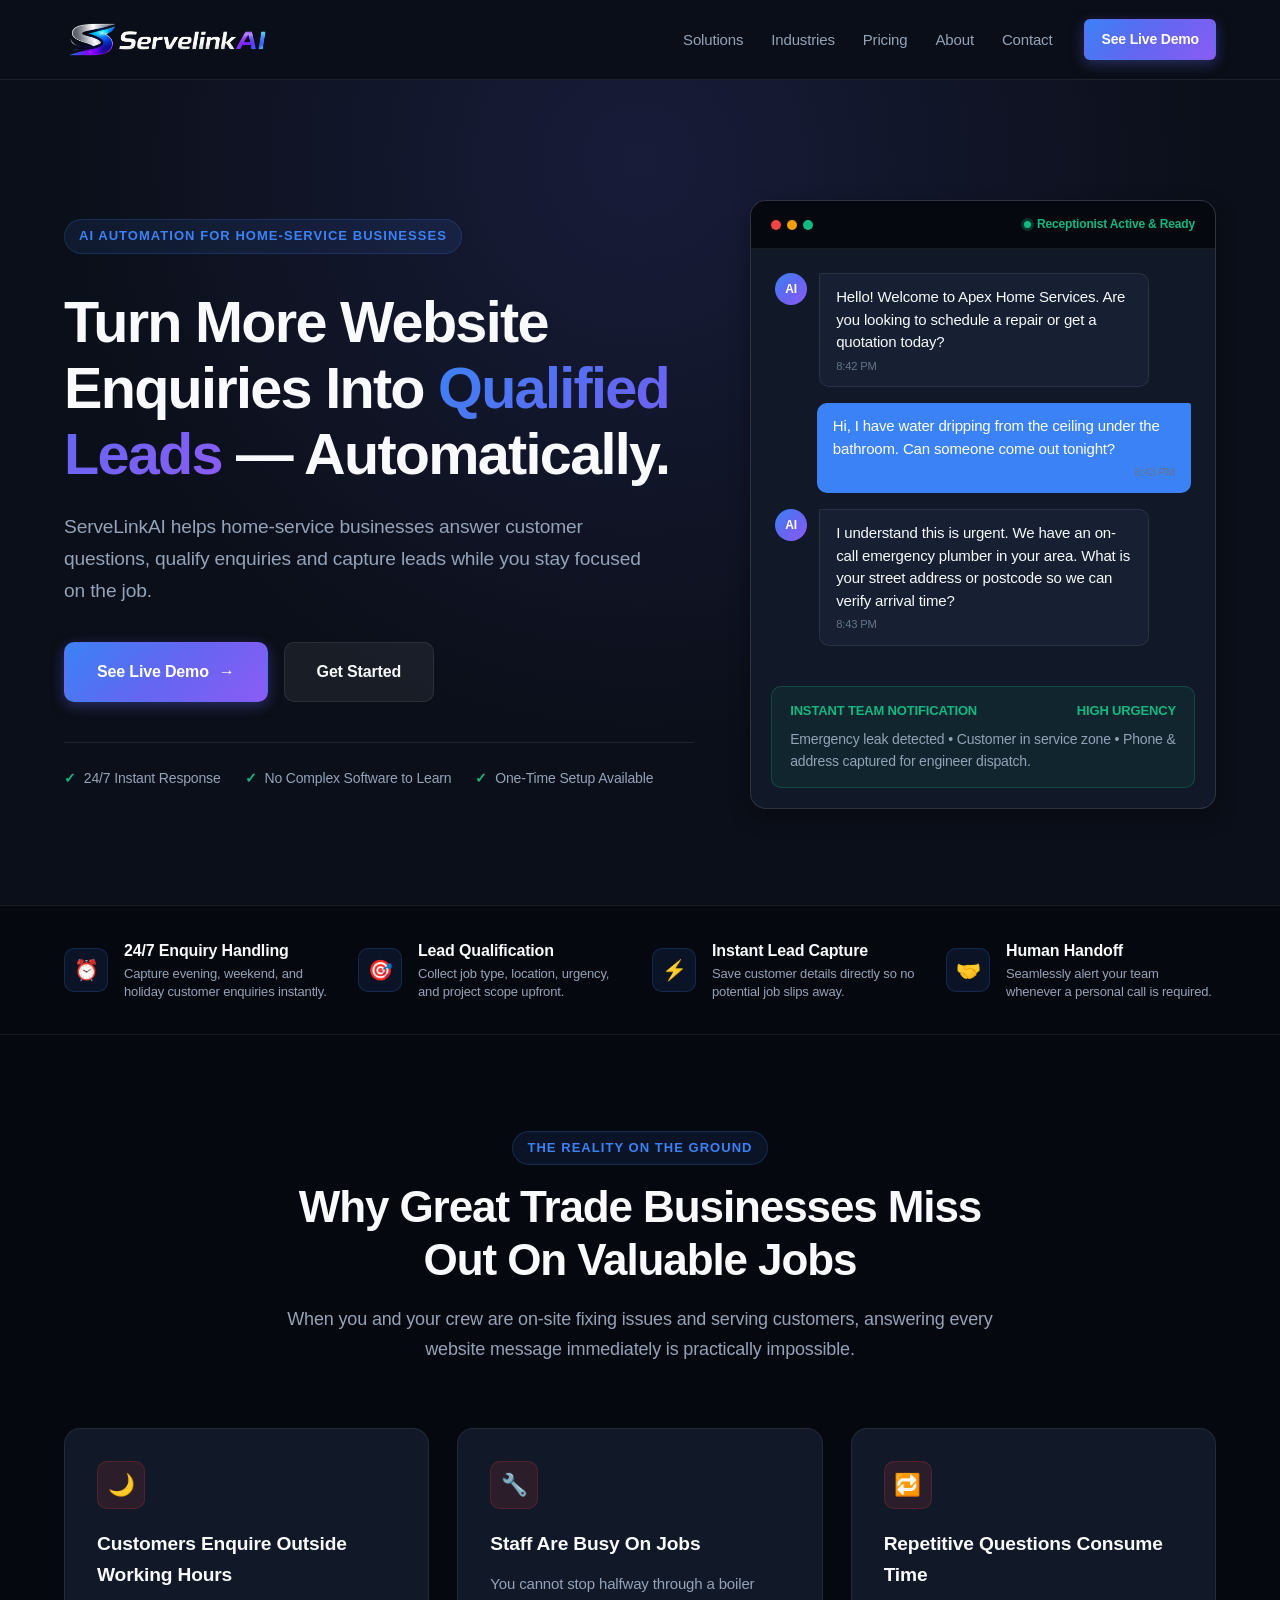
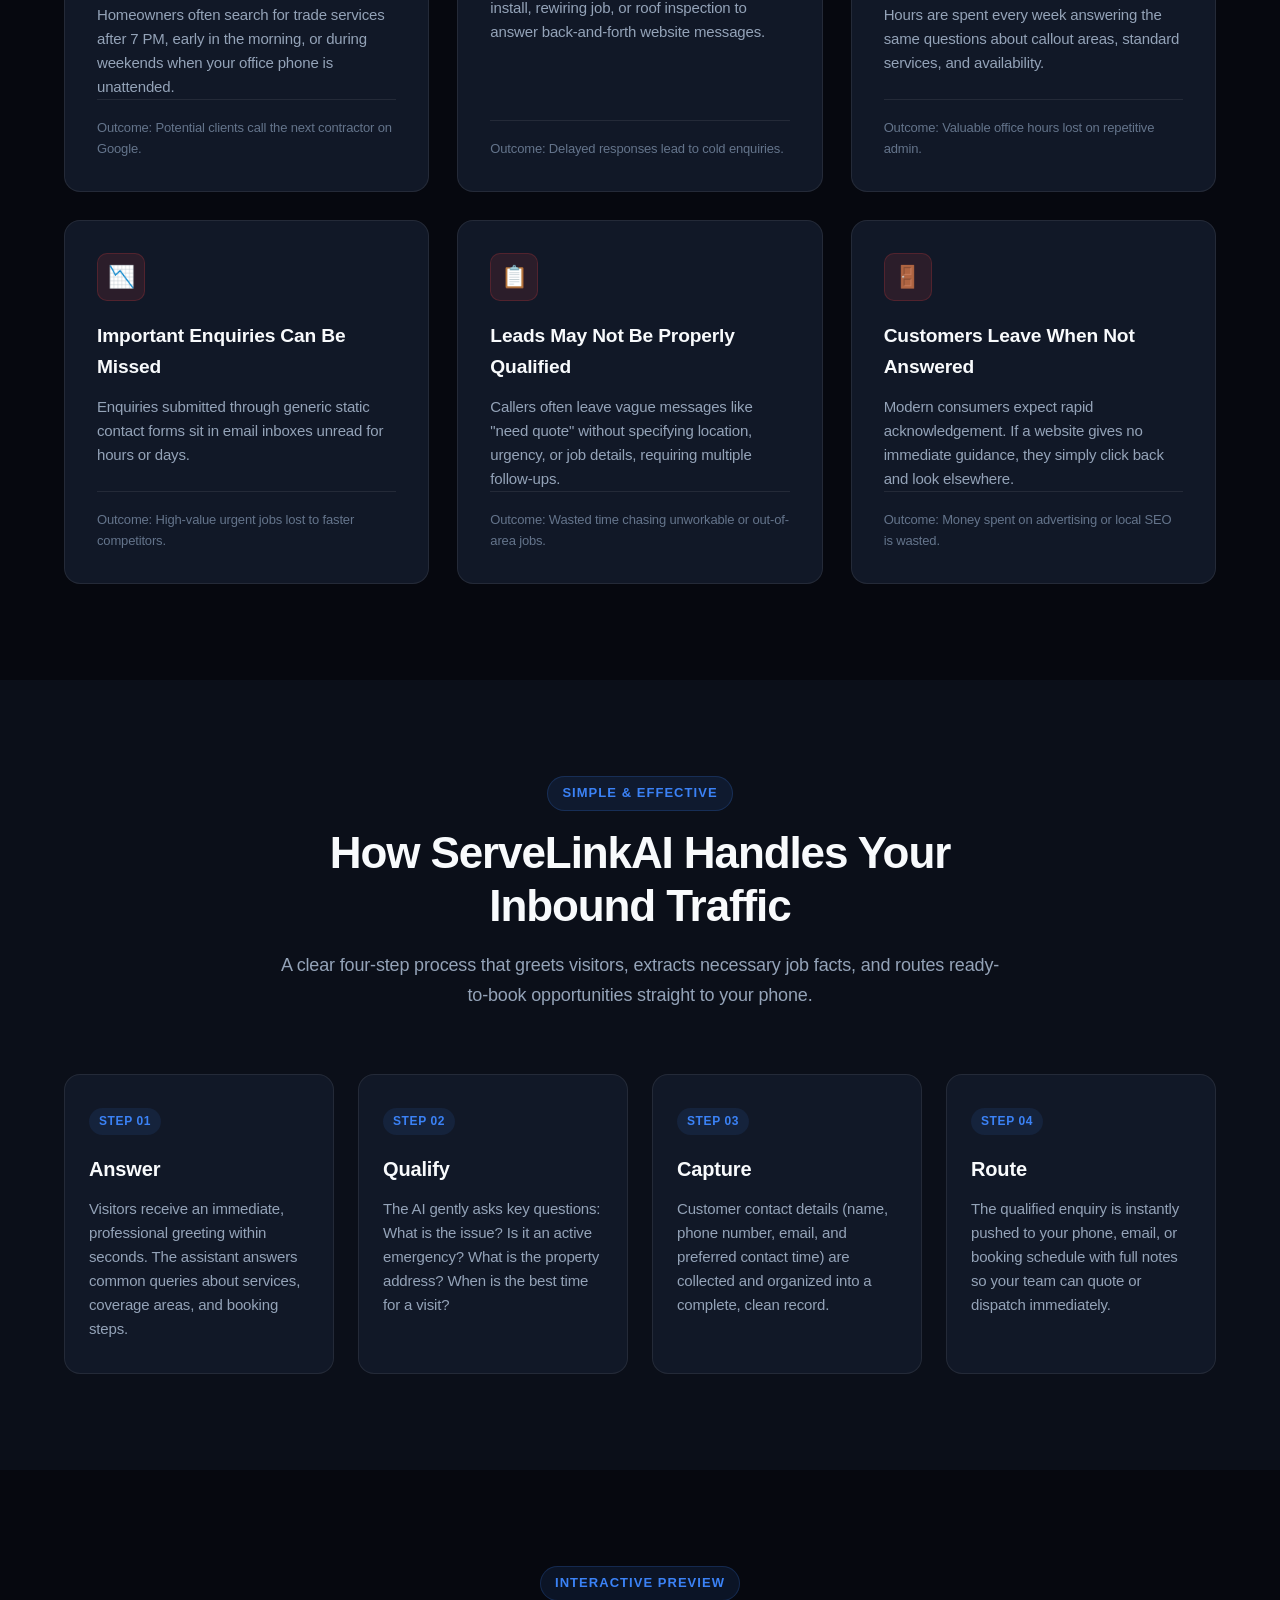
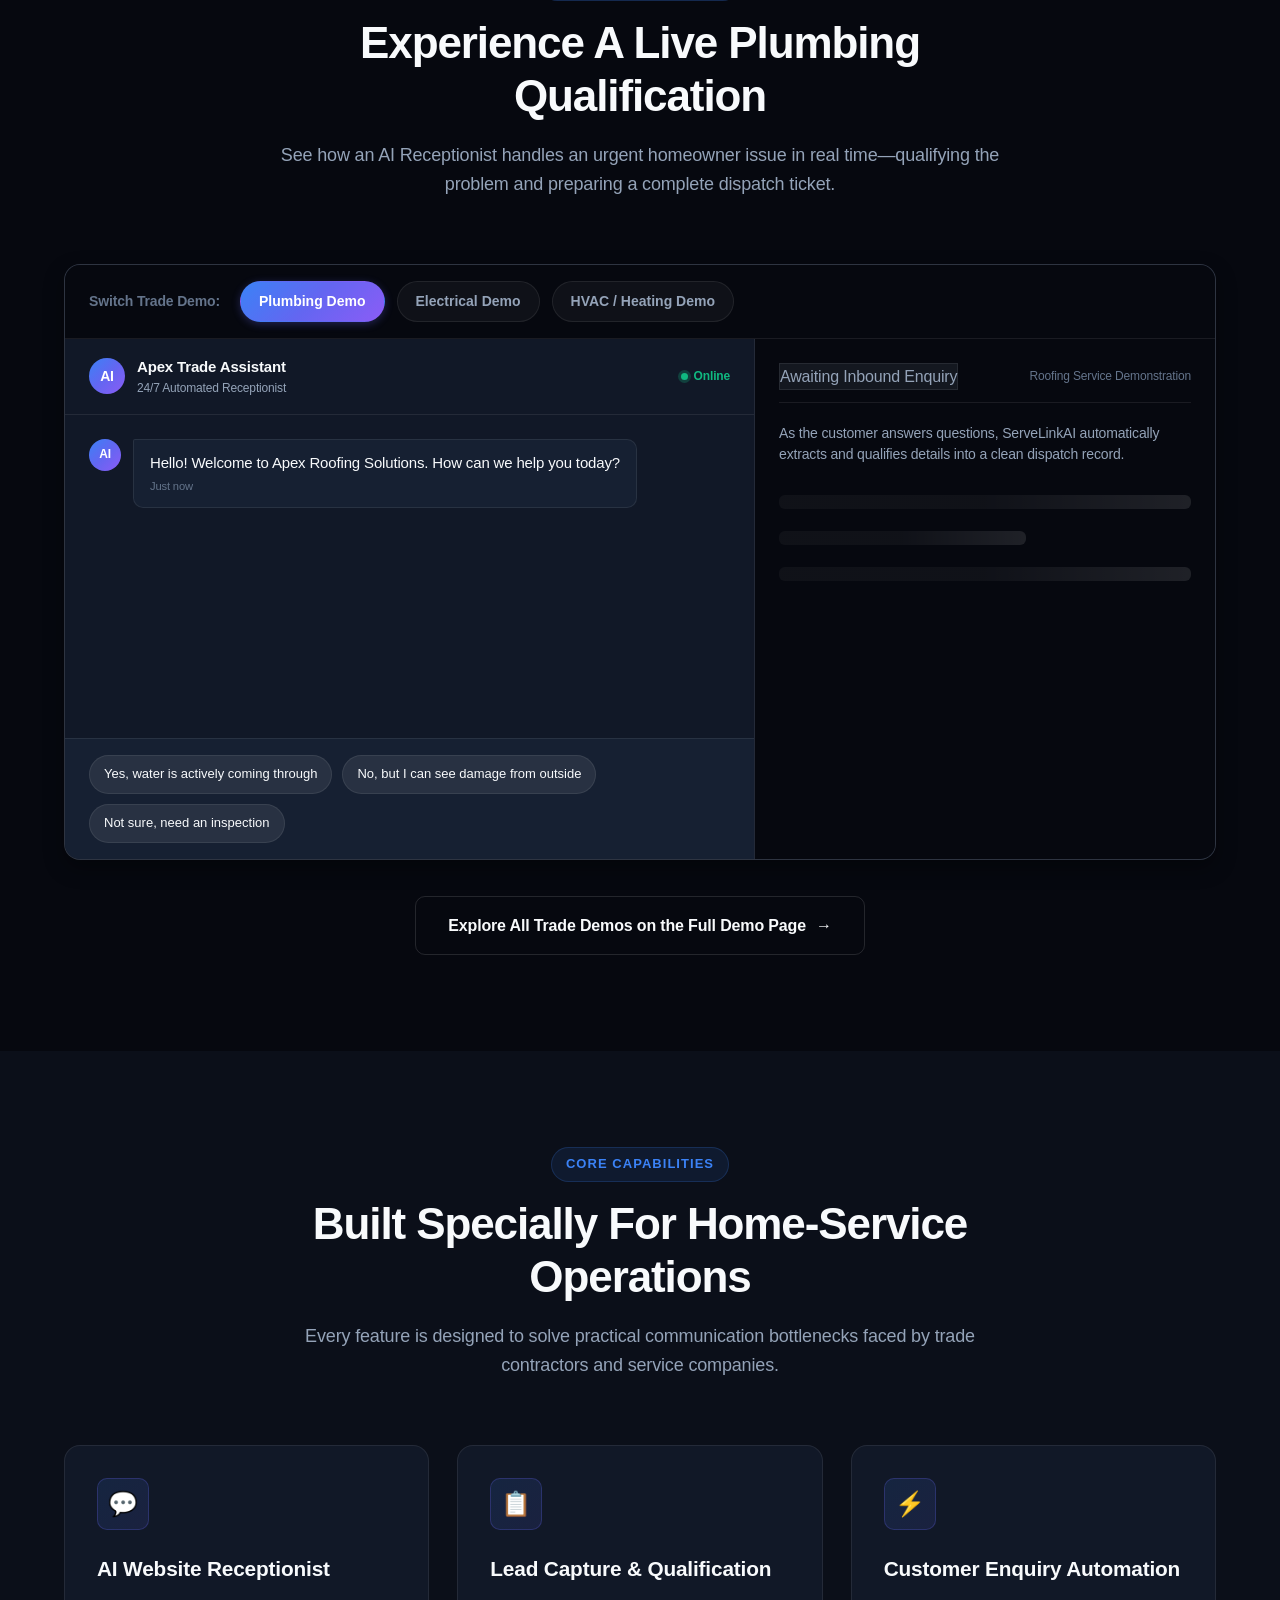
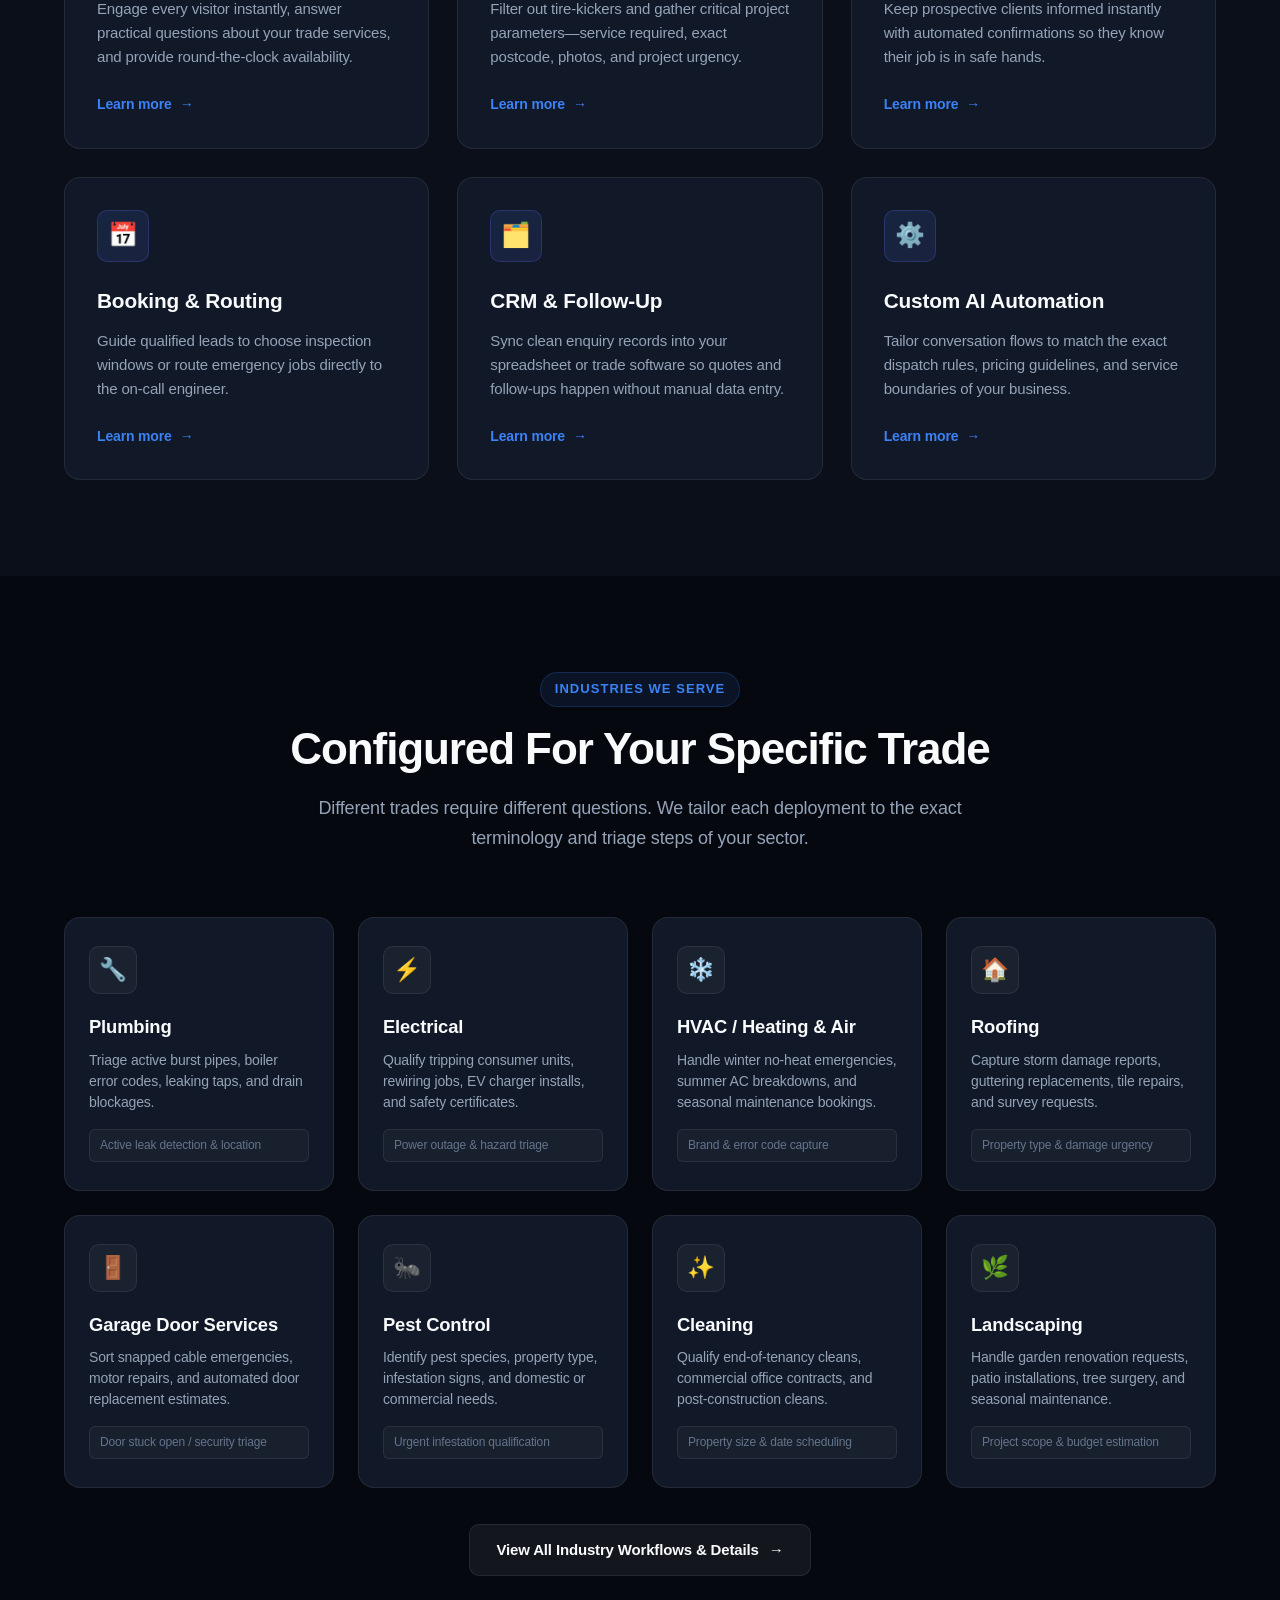
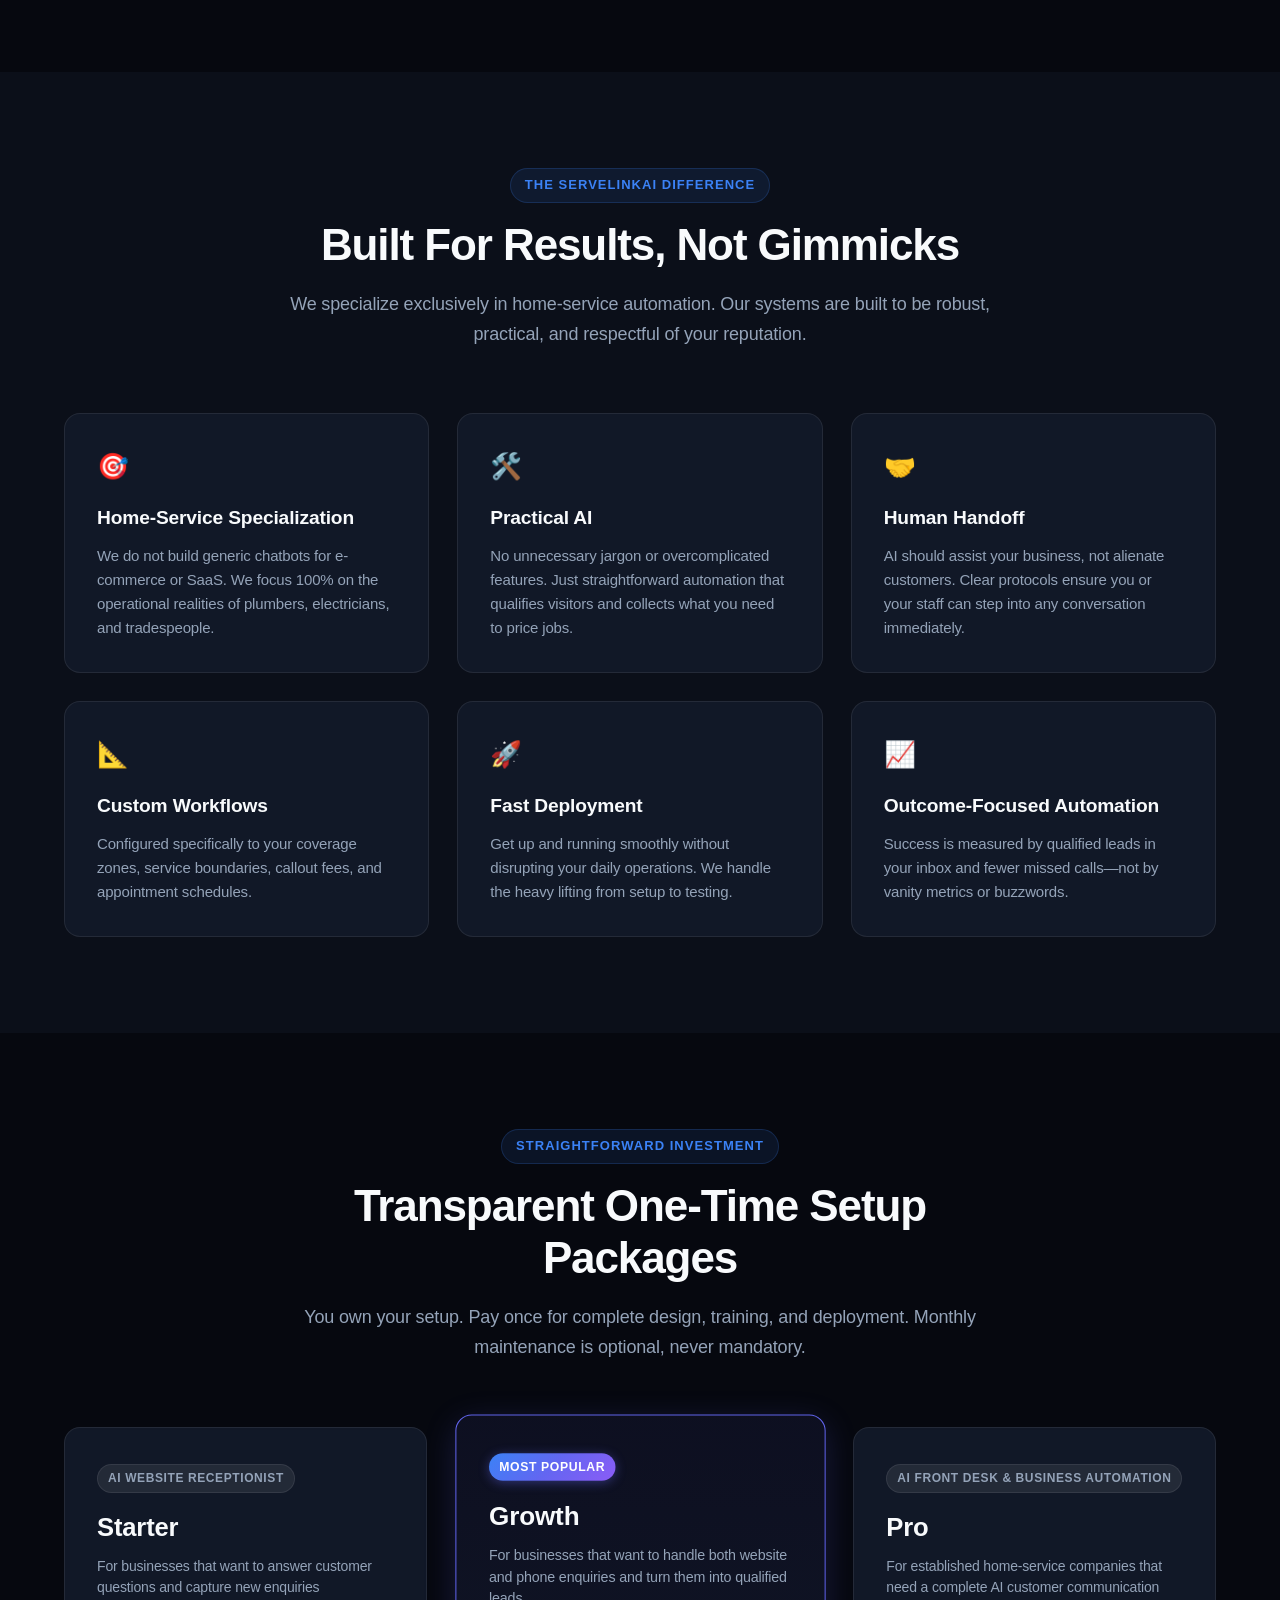
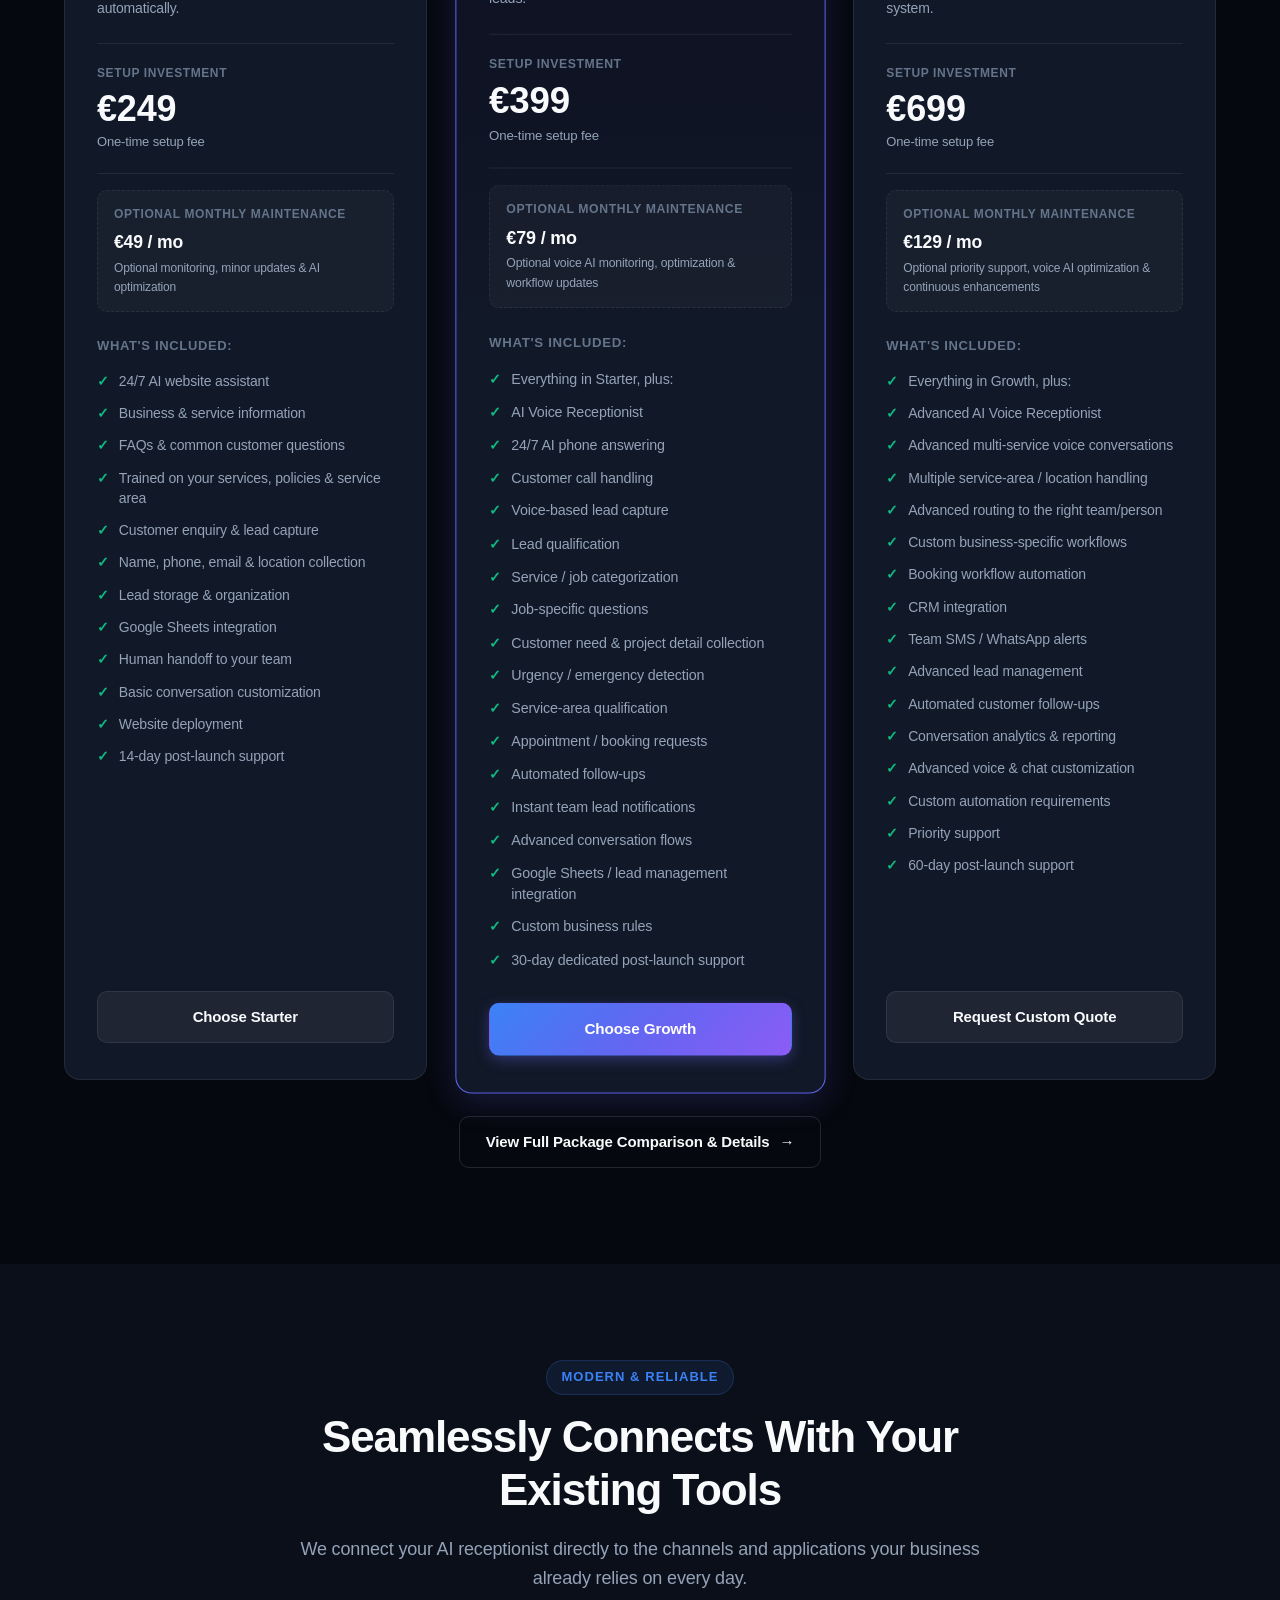
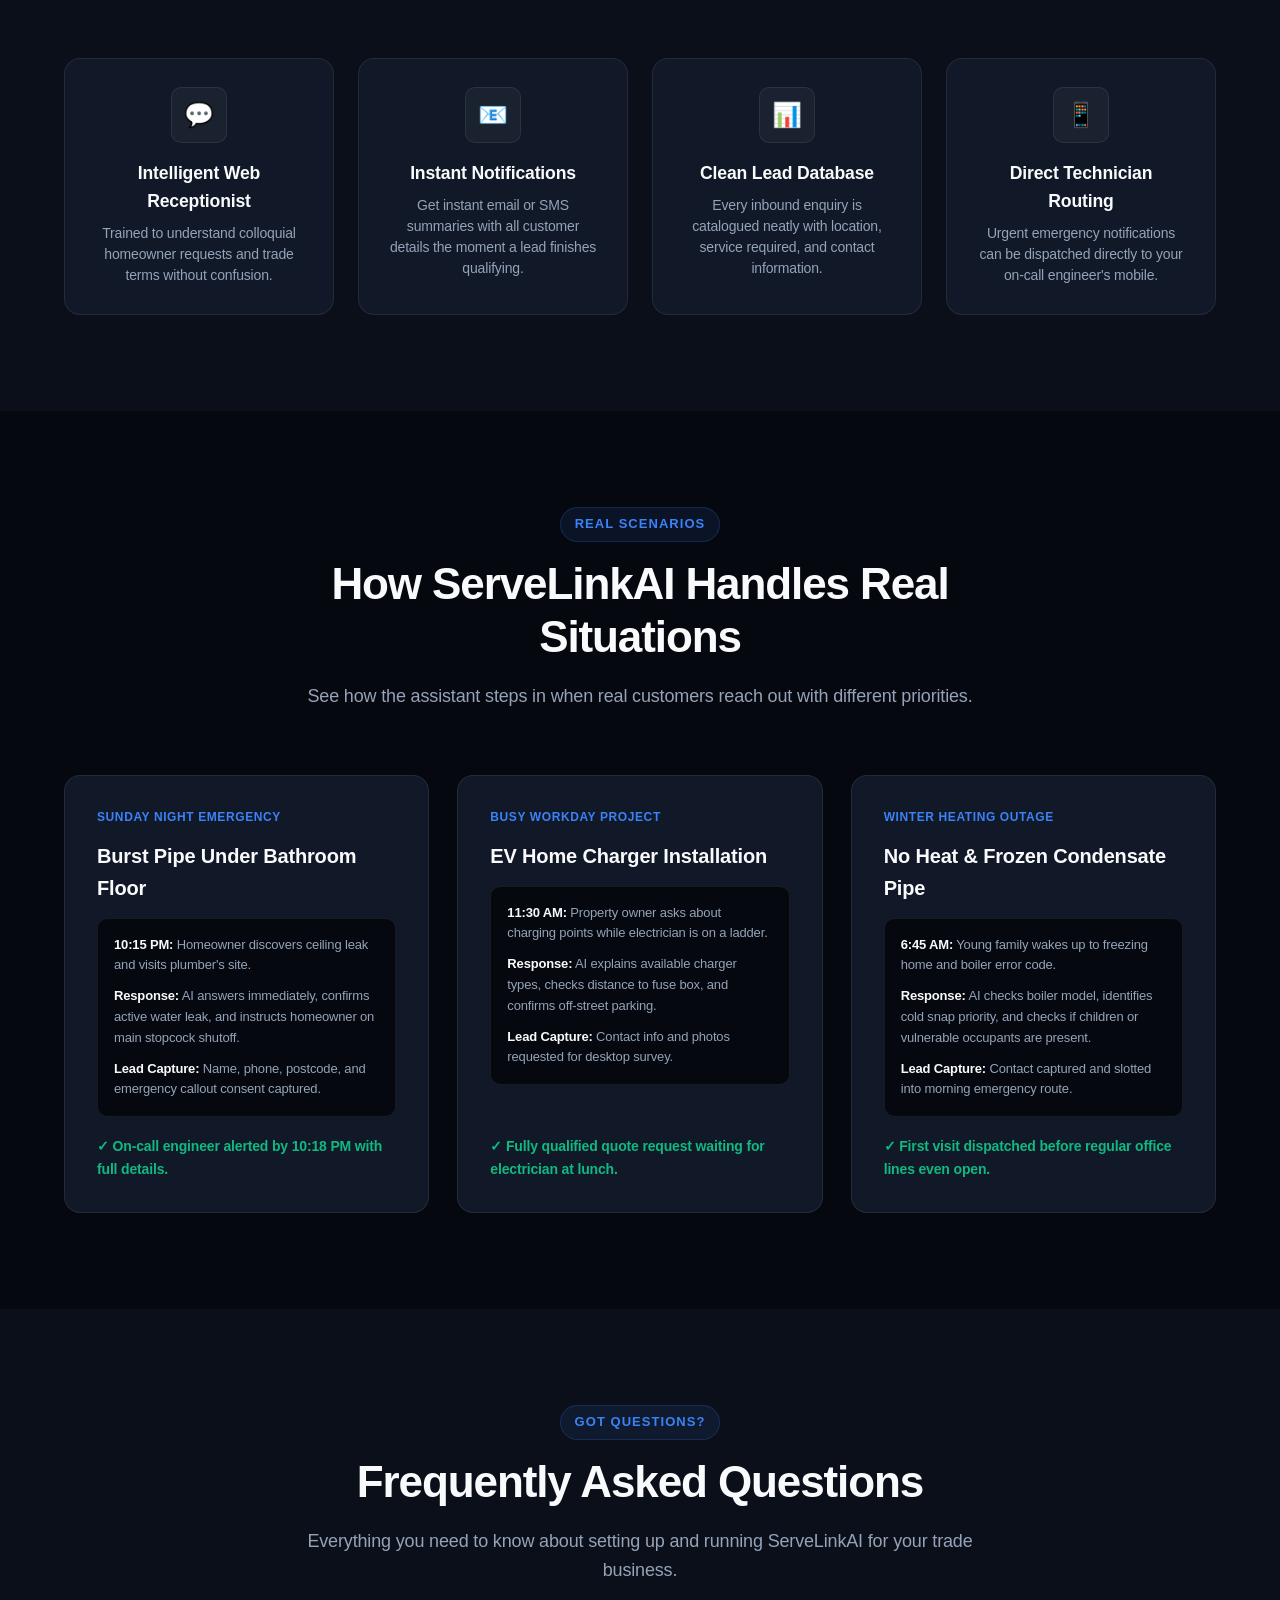
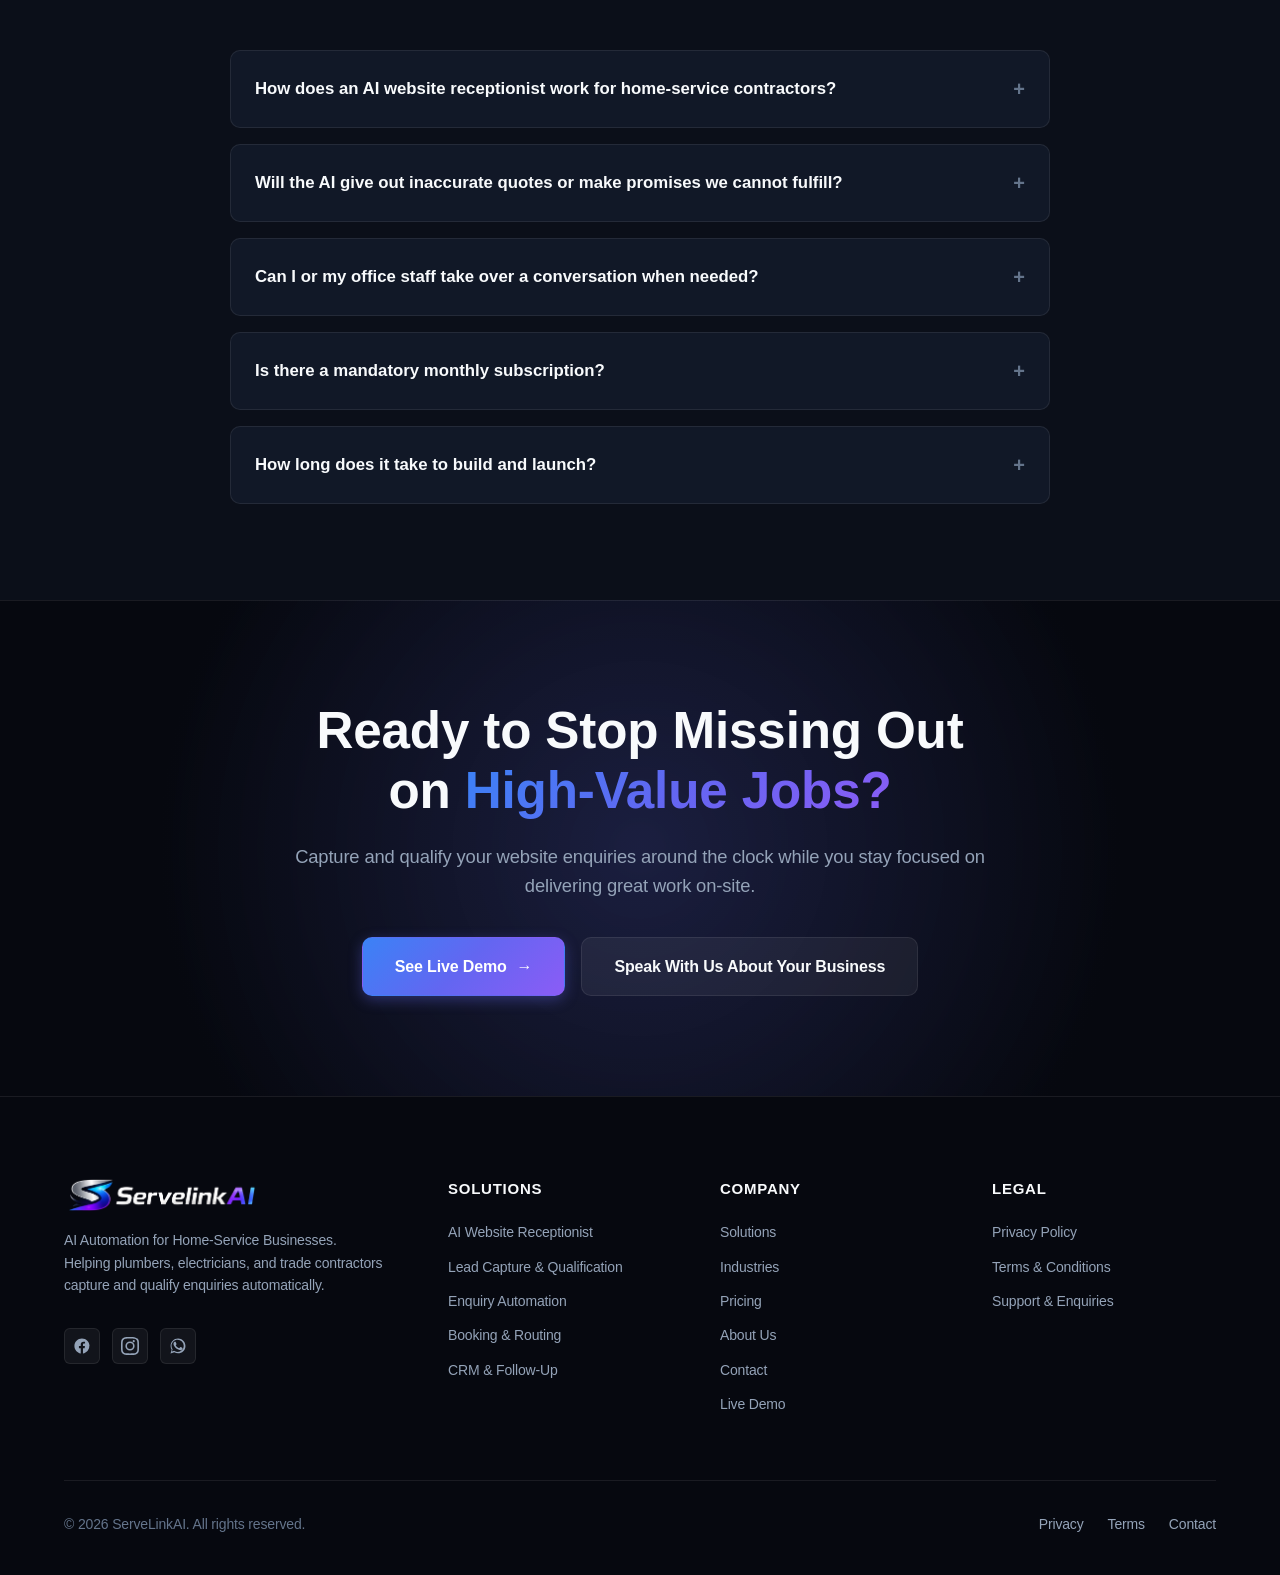
<file: index.html>
<!DOCTYPE html>
<html lang="en">
<head>
  <meta charset="UTF-8">
  <meta name="viewport" content="width=device-width, initial-scale=1.0">
  <title>ServeLinkAI | AI Automation for Home-Service Businesses</title>
  <meta name="description" content="ServeLinkAI helps home-service contractors capture, qualify, and manage customer enquiries automatically. 24/7 AI Website Receptionist for plumbers, electricians, HVAC & trade businesses.">
  <link rel="canonical" href="https://www.servelinkai.com/">
  <link rel="icon" type="image/svg+xml" href="assets/favicon/favicon.svg">

  <!-- Open Graph / Social Metadata -->
  <meta property="og:type" content="website">
  <meta property="og:url" content="https://www.servelinkai.com/">
  <meta property="og:title" content="ServeLinkAI | AI Automation for Home-Service Businesses">
  <meta property="og:description" content="Turn more website enquiries into qualified leads automatically. Instant 24/7 answers, emergency triage, and lead capture for trade professionals.">
  <meta property="og:image" content="https://www.servelinkai.com/assets/images/servelinkai-logo.png">

  <!-- Twitter / X Metadata -->
  <meta name="twitter:card" content="summary_large_image">
  <meta name="twitter:url" content="https://www.servelinkai.com/">
  <meta name="twitter:title" content="ServeLinkAI | AI Automation for Home-Service Businesses">
  <meta name="twitter:description" content="Turn more website enquiries into qualified leads automatically. Instant 24/7 answers, emergency triage, and lead capture for trade professionals.">
  <meta name="twitter:image" content="https://www.servelinkai.com/assets/images/servelinkai-logo.png">

  <!-- Stylesheets -->
  <link rel="stylesheet" href="css/style.css">
  <link rel="stylesheet" href="css/responsive.css">
  <link rel="stylesheet" href="css/animations.css">

  <!-- JSON-LD Structured Data: Organization & WebSite & FAQPage -->
  <script type="application/ld+json">
  {
    "@context": "https://schema.org",
    "@graph": [
      {
        "@type": "Organization",
        "@id": "https://www.servelinkai.com/#organization",
        "name": "ServeLinkAI",
        "url": "https://www.servelinkai.com/",
        "logo": "https://www.servelinkai.com/assets/images/servelinkai-logo.png",
        "description": "AI automation and 24/7 website receptionists for home-service contractors and trade businesses."
      },
      {
        "@type": "WebSite",
        "@id": "https://www.servelinkai.com/#website",
        "url": "https://www.servelinkai.com/",
        "name": "ServeLinkAI",
        "publisher": {
          "@id": "https://www.servelinkai.com/#organization"
        }
      },
      {
        "@type": "FAQPage",
        "mainEntity": [
          {
            "@type": "Question",
            "name": "How does an AI receptionist work for home-service businesses?",
            "acceptedAnswer": {
              "@type": "Answer",
              "text": "ServeLinkAI sits on your website and responds immediately when a customer reaches out. It answers common questions about your services, identifies the customer's location and urgency, collects their contact information, and notifies you or your team right away."
            }
          },
          {
            "@type": "Question",
            "name": "Will the AI provide incorrect quotes or make promises we cannot keep?",
            "acceptedAnswer": {
              "@type": "Answer",
              "text": "No. The assistant is strictly configured around your exact business policies, service areas, and pricing boundaries. If an enquiry requires bespoke assessment, it qualifies the customer and routes it directly to your team for review."
            }
          },
          {
            "@type": "Question",
            "name": "Can a human take over the conversation whenever necessary?",
            "acceptedAnswer": {
              "@type": "Answer",
              "text": "Yes. Human handoff is a core component. Whenever a customer requests a call, has an unusual requirement, or faces an emergency, you receive an instant alert with full conversation context so you can step in seamlessly."
            }
          },
          {
            "@type": "Question",
            "name": "Do I have to pay an expensive monthly software subscription?",
            "acceptedAnswer": {
              "@type": "Answer",
              "text": "We operate primarily on a transparent one-time setup model. You pay once for complete setup and configuration. Ongoing monthly maintenance and support are completely optional."
            }
          }
        ]
      }
    ]
  }
  </script>
</head>
<body>
  <!-- Accessibility Skip Link -->
  <a href="#main-content" class="skip-to-content">Skip to main content</a>

  <!-- 1. Sticky Navigation Header -->
  <header class="site-header" role="banner">
    <div class="container nav-container">
      <a href="index.html" class="brand-link" aria-label="ServeLinkAI Homepage">
        <img src="assets/images/servelinkai-logo.png" alt="ServeLinkAI - AI Automation for Home-Service Businesses" class="brand-logo" width="180" height="38">
      </a>

      <button type="button" class="nav-toggle" aria-label="Toggle navigation menu" aria-expanded="false" aria-controls="primary-nav">
        <span></span>
        <span></span>
        <span></span>
      </button>

      <nav id="primary-nav" class="nav-menu" role="navigation" aria-label="Main Navigation">
        <ul class="nav-list">
          <li><a href="solutions.html" class="nav-link">Solutions</a></li>
          <li><a href="industries.html" class="nav-link">Industries</a></li>
          <li><a href="pricing.html" class="nav-link">Pricing</a></li>
          <li><a href="about.html" class="nav-link">About</a></li>
          <li><a href="contact.html" class="nav-link">Contact</a></li>
        </ul>
        <div class="nav-cta-wrap">
          <a href="demo.html" class="btn btn-primary btn-sm">See Live Demo</a>
        </div>
      </nav>
      <div class="nav-backdrop" aria-hidden="true"></div>
    </div>
  </header>

  <main id="main-content">
    <!-- 2. Hero Section -->
    <section class="hero-section" aria-labelledby="hero-title">
      <div class="container hero-grid">
        <div class="hero-content">
          <div class="hero-tag-wrap">
            <span class="section-tag">AI Automation for Home-Service Businesses</span>
          </div>
          <h1 id="hero-title" class="hero-title">
            Turn More Website Enquiries Into <span class="gradient-text">Qualified Leads</span> — Automatically.
          </h1>
          <p class="hero-description">
            ServeLinkAI helps home-service businesses answer customer questions, qualify enquiries and capture leads while you stay focused on the job.
          </p>
          <div class="hero-actions">
            <a href="demo.html" class="btn btn-primary btn-lg">
              See Live Demo <span class="btn-arrow" aria-hidden="true">→</span>
            </a>
            <a href="contact.html" class="btn btn-secondary btn-lg">Get Started</a>
          </div>
          <div class="hero-reassurance">
            <div class="reassurance-item">
              <span class="reassurance-icon" aria-hidden="true">✓</span>
              <span>24/7 Instant Response</span>
            </div>
            <div class="reassurance-item">
              <span class="reassurance-icon" aria-hidden="true">✓</span>
              <span>No Complex Software to Learn</span>
            </div>
            <div class="reassurance-item">
              <span class="reassurance-icon" aria-hidden="true">✓</span>
              <span>One-Time Setup Available</span>
            </div>
          </div>
        </div>

        <!-- Hero Visual Preview Card -->
        <div class="hero-visual-card" aria-label="Live AI Receptionist Conversation Preview">
          <div class="visual-topbar">
            <div class="topbar-indicators">
              <span></span><span></span><span></span>
            </div>
            <div class="visual-status-pill">
              <span class="pulse-dot" aria-hidden="true"></span>
              <span>Receptionist Active & Ready</span>
            </div>
          </div>
          <div class="visual-chat-body">
            <div class="chat-bubble chat-ai">
              <div class="bubble-avatar" aria-hidden="true">AI</div>
              <div class="bubble-text">
                <p>Hello! Welcome to Apex Home Services. Are you looking to schedule a repair or get a quotation today?</p>
                <span class="bubble-time">8:42 PM</span>
              </div>
            </div>
            <div class="chat-bubble chat-user">
              <div class="bubble-text">
                <p>Hi, I have water dripping from the ceiling under the bathroom. Can someone come out tonight?</p>
                <span class="bubble-time">8:43 PM</span>
              </div>
            </div>
            <div class="chat-bubble chat-ai">
              <div class="bubble-avatar" aria-hidden="true">AI</div>
              <div class="bubble-text">
                <p>I understand this is urgent. We have an on-call emergency plumber in your area. What is your street address or postcode so we can verify arrival time?</p>
                <span class="bubble-time">8:43 PM</span>
              </div>
            </div>
          </div>
          <div class="visual-dispatch-box">
            <div class="dispatch-header">
              <span>INSTANT TEAM NOTIFICATION</span>
              <span>HIGH URGENCY</span>
            </div>
            <div class="dispatch-detail">
              Emergency leak detected • Customer in service zone • Phone & address captured for engineer dispatch.
            </div>
          </div>
        </div>
      </div>
    </section>

    <!-- 3. Benefit Strip -->
    <section class="benefit-strip" aria-label="Core Benefits">
      <div class="container">
        <div class="benefit-grid">
          <div class="benefit-item">
            <div class="benefit-icon-wrap" aria-hidden="true">⏰</div>
            <div class="benefit-text">
              <h3>24/7 Enquiry Handling</h3>
              <p>Capture evening, weekend, and holiday customer enquiries instantly.</p>
            </div>
          </div>
          <div class="benefit-item">
            <div class="benefit-icon-wrap" aria-hidden="true">🎯</div>
            <div class="benefit-text">
              <h3>Lead Qualification</h3>
              <p>Collect job type, location, urgency, and project scope upfront.</p>
            </div>
          </div>
          <div class="benefit-item">
            <div class="benefit-icon-wrap" aria-hidden="true">⚡</div>
            <div class="benefit-text">
              <h3>Instant Lead Capture</h3>
              <p>Save customer details directly so no potential job slips away.</p>
            </div>
          </div>
          <div class="benefit-item">
            <div class="benefit-icon-wrap" aria-hidden="true">🤝</div>
            <div class="benefit-text">
              <h3>Human Handoff</h3>
              <p>Seamlessly alert your team whenever a personal call is required.</p>
            </div>
          </div>
        </div>
      </div>
    </section>

    <!-- 4. Problem Section -->
    <section class="section section-alt" aria-labelledby="problem-title">
      <div class="container">
        <div class="section-header">
          <span class="section-tag">The Reality On The Ground</span>
          <h2 id="problem-title" class="section-title">Why Great Trade Businesses Miss Out On Valuable Jobs</h2>
          <p class="section-subtitle">
            When you and your crew are on-site fixing issues and serving customers, answering every website message immediately is practically impossible.
          </p>
        </div>

        <div class="problem-grid">
          <div class="problem-card">
            <div class="problem-icon-wrap" aria-hidden="true">🌙</div>
            <h3>Customers Enquire Outside Working Hours</h3>
            <p>Homeowners often search for trade services after 7 PM, early in the morning, or during weekends when your office phone is unattended.</p>
            <div class="problem-footer-stat">Outcome: Potential clients call the next contractor on Google.</div>
          </div>

          <div class="problem-card">
            <div class="problem-icon-wrap" aria-hidden="true">🔧</div>
            <h3>Staff Are Busy On Jobs</h3>
            <p>You cannot stop halfway through a boiler install, rewiring job, or roof inspection to answer back-and-forth website messages.</p>
            <div class="problem-footer-stat">Outcome: Delayed responses lead to cold enquiries.</div>
          </div>

          <div class="problem-card">
            <div class="problem-icon-wrap" aria-hidden="true">🔁</div>
            <h3>Repetitive Questions Consume Time</h3>
            <p>Hours are spent every week answering the same questions about callout areas, standard services, and availability.</p>
            <div class="problem-footer-stat">Outcome: Valuable office hours lost on repetitive admin.</div>
          </div>

          <div class="problem-card">
            <div class="problem-icon-wrap" aria-hidden="true">📉</div>
            <h3>Important Enquiries Can Be Missed</h3>
            <p>Enquiries submitted through generic static contact forms sit in email inboxes unread for hours or days.</p>
            <div class="problem-footer-stat">Outcome: High-value urgent jobs lost to faster competitors.</div>
          </div>

          <div class="problem-card">
            <div class="problem-icon-wrap" aria-hidden="true">📋</div>
            <h3>Leads May Not Be Properly Qualified</h3>
            <p>Callers often leave vague messages like "need quote" without specifying location, urgency, or job details, requiring multiple follow-ups.</p>
            <div class="problem-footer-stat">Outcome: Wasted time chasing unworkable or out-of-area jobs.</div>
          </div>

          <div class="problem-card">
            <div class="problem-icon-wrap" aria-hidden="true">🚪</div>
            <h3>Customers Leave When Not Answered</h3>
            <p>Modern consumers expect rapid acknowledgement. If a website gives no immediate guidance, they simply click back and look elsewhere.</p>
            <div class="problem-footer-stat">Outcome: Money spent on advertising or local SEO is wasted.</div>
          </div>
        </div>
      </div>
    </section>

    <!-- 5. How It Works -->
    <section class="section" aria-labelledby="how-it-works-title">
      <div class="container">
        <div class="section-header">
          <span class="section-tag">Simple & Effective</span>
          <h2 id="how-it-works-title" class="section-title">How ServeLinkAI Handles Your Inbound Traffic</h2>
          <p class="section-subtitle">
            A clear four-step process that greets visitors, extracts necessary job facts, and routes ready-to-book opportunities straight to your phone.
          </p>
        </div>

        <div class="how-it-works-grid">
          <div class="step-card">
            <span class="step-badge">STEP 01</span>
            <h3>Answer</h3>
            <p>Visitors receive an immediate, professional greeting within seconds. The assistant answers common queries about services, coverage areas, and booking steps.</p>
          </div>

          <div class="step-card">
            <span class="step-badge">STEP 02</span>
            <h3>Qualify</h3>
            <p>The AI gently asks key questions: What is the issue? Is it an active emergency? What is the property address? When is the best time for a visit?</p>
          </div>

          <div class="step-card">
            <span class="step-badge">STEP 03</span>
            <h3>Capture</h3>
            <p>Customer contact details (name, phone number, email, and preferred contact time) are collected and organized into a complete, clean record.</p>
          </div>

          <div class="step-card">
            <span class="step-badge">STEP 04</span>
            <h3>Route</h3>
            <p>The qualified enquiry is instantly pushed to your phone, email, or booking schedule with full notes so your team can quote or dispatch immediately.</p>
          </div>
        </div>
      </div>
    </section>

    <!-- 6. Live AI Demo Preview (Plumbing Scenario) -->
    <section class="section section-alt" aria-labelledby="live-demo-preview-title">
      <div class="container">
        <div class="section-header">
          <span class="section-tag">Interactive Preview</span>
          <h2 id="live-demo-preview-title" class="section-title">Experience A Live Plumbing Qualification</h2>
          <p class="section-subtitle">
            See how an AI Receptionist handles an urgent homeowner issue in real time—qualifying the problem and preparing a complete dispatch ticket.
          </p>
        </div>

        <div id="interactive-demo-widget" class="demo-showcase-box" aria-label="Plumbing Chat Simulation">
          <div class="demo-tabs-bar">
            <span class="demo-tab-label">Switch Trade Demo:</span>
            <button type="button" class="demo-tab-btn active" data-scenario="plumbing" aria-selected="true">Plumbing Demo</button>
            <button type="button" class="demo-tab-btn" data-scenario="electrical" aria-selected="false">Electrical Demo</button>
            <button type="button" class="demo-tab-btn" data-scenario="hvac" aria-selected="false">HVAC / Heating Demo</button>
          </div>

          <div class="demo-dual-grid">
            <div class="demo-chat-column">
              <div class="demo-chat-header">
                <div class="demo-agent-info">
                  <div class="demo-agent-avatar" aria-hidden="true">AI</div>
                  <div>
                    <div class="demo-agent-name">Apex Trade Assistant</div>
                    <div class="demo-agent-role">24/7 Automated Receptionist</div>
                  </div>
                </div>
                <div class="visual-status-pill">
                  <span class="pulse-dot" aria-hidden="true"></span>
                  <span>Online</span>
                </div>
              </div>

              <div class="demo-messages" role="log" aria-live="polite">
                <!-- Messages populated dynamically by demo.js -->
              </div>

              <div class="demo-chips" aria-label="Suggested Responses">
                <!-- Chips populated dynamically by demo.js -->
              </div>
            </div>

            <div class="demo-summary-column">
              <div id="demo-lead-card" aria-label="Captured Lead Information">
                <!-- Lead card populated dynamically by demo.js -->
              </div>
            </div>
          </div>
        </div>

        <div class="text-center" style="margin-top: 36px; text-align: center;">
          <a href="demo.html" class="btn btn-outline btn-lg">
            Explore All Trade Demos on the Full Demo Page <span class="btn-arrow" aria-hidden="true">→</span>
          </a>
        </div>
      </div>
    </section>

    <!-- 7. Solutions Overview -->
    <section class="section" aria-labelledby="solutions-title">
      <div class="container">
        <div class="section-header">
          <span class="section-tag">Core Capabilities</span>
          <h2 id="solutions-title" class="section-title">Built Specially For Home-Service Operations</h2>
          <p class="section-subtitle">
            Every feature is designed to solve practical communication bottlenecks faced by trade contractors and service companies.
          </p>
        </div>

        <div class="solutions-grid">
          <div class="solution-card">
            <div class="solution-icon-wrap" aria-hidden="true">💬</div>
            <h3>AI Website Receptionist</h3>
            <p>Engage every visitor instantly, answer practical questions about your trade services, and provide round-the-clock availability.</p>
            <a href="solutions.html#receptionist" class="solution-link">Learn more <span class="btn-arrow" aria-hidden="true">→</span></a>
          </div>

          <div class="solution-card">
            <div class="solution-icon-wrap" aria-hidden="true">📋</div>
            <h3>Lead Capture &amp; Qualification</h3>
            <p>Filter out tire-kickers and gather critical project parameters—service required, exact postcode, photos, and project urgency.</p>
            <a href="solutions.html#qualification" class="solution-link">Learn more <span class="btn-arrow" aria-hidden="true">→</span></a>
          </div>

          <div class="solution-card">
            <div class="solution-icon-wrap" aria-hidden="true">⚡</div>
            <h3>Customer Enquiry Automation</h3>
            <p>Keep prospective clients informed instantly with automated confirmations so they know their job is in safe hands.</p>
            <a href="solutions.html#enquiry-automation" class="solution-link">Learn more <span class="btn-arrow" aria-hidden="true">→</span></a>
          </div>

          <div class="solution-card">
            <div class="solution-icon-wrap" aria-hidden="true">📅</div>
            <h3>Booking &amp; Routing</h3>
            <p>Guide qualified leads to choose inspection windows or route emergency jobs directly to the on-call engineer.</p>
            <a href="solutions.html#booking-routing" class="solution-link">Learn more <span class="btn-arrow" aria-hidden="true">→</span></a>
          </div>

          <div class="solution-card">
            <div class="solution-icon-wrap" aria-hidden="true">🗂️</div>
            <h3>CRM &amp; Follow-Up</h3>
            <p>Sync clean enquiry records into your spreadsheet or trade software so quotes and follow-ups happen without manual data entry.</p>
            <a href="solutions.html#crm-followup" class="solution-link">Learn more <span class="btn-arrow" aria-hidden="true">→</span></a>
          </div>

          <div class="solution-card">
            <div class="solution-icon-wrap" aria-hidden="true">⚙️</div>
            <h3>Custom AI Automation</h3>
            <p>Tailor conversation flows to match the exact dispatch rules, pricing guidelines, and service boundaries of your business.</p>
            <a href="solutions.html#custom-automation" class="solution-link">Learn more <span class="btn-arrow" aria-hidden="true">→</span></a>
          </div>
        </div>
      </div>
    </section>

    <!-- 8. Industries Section -->
    <section class="section section-alt" aria-labelledby="industries-title">
      <div class="container">
        <div class="section-header">
          <span class="section-tag">Industries We Serve</span>
          <h2 id="industries-title" class="section-title">Configured For Your Specific Trade</h2>
          <p class="section-subtitle">
            Different trades require different questions. We tailor each deployment to the exact terminology and triage steps of your sector.
          </p>
        </div>

        <div class="industries-grid">
          <div class="industry-card">
            <div class="industry-icon-box" aria-hidden="true">🔧</div>
            <h3>Plumbing</h3>
            <p>Triage active burst pipes, boiler error codes, leaking taps, and drain blockages.</p>
            <span class="industry-example-tag">Active leak detection &amp; location</span>
          </div>

          <div class="industry-card">
            <div class="industry-icon-box" aria-hidden="true">⚡</div>
            <h3>Electrical</h3>
            <p>Qualify tripping consumer units, rewiring jobs, EV charger installs, and safety certificates.</p>
            <span class="industry-example-tag">Power outage &amp; hazard triage</span>
          </div>

          <div class="industry-card">
            <div class="industry-icon-box" aria-hidden="true">❄️</div>
            <h3>HVAC / Heating &amp; Air</h3>
            <p>Handle winter no-heat emergencies, summer AC breakdowns, and seasonal maintenance bookings.</p>
            <span class="industry-example-tag">Brand &amp; error code capture</span>
          </div>

          <div class="industry-card">
            <div class="industry-icon-box" aria-hidden="true">🏠</div>
            <h3>Roofing</h3>
            <p>Capture storm damage reports, guttering replacements, tile repairs, and survey requests.</p>
            <span class="industry-example-tag">Property type &amp; damage urgency</span>
          </div>

          <div class="industry-card">
            <div class="industry-icon-box" aria-hidden="true">🚪</div>
            <h3>Garage Door Services</h3>
            <p>Sort snapped cable emergencies, motor repairs, and automated door replacement estimates.</p>
            <span class="industry-example-tag">Door stuck open / security triage</span>
          </div>

          <div class="industry-card">
            <div class="industry-icon-box" aria-hidden="true">🐜</div>
            <h3>Pest Control</h3>
            <p>Identify pest species, property type, infestation signs, and domestic or commercial needs.</p>
            <span class="industry-example-tag">Urgent infestation qualification</span>
          </div>

          <div class="industry-card">
            <div class="industry-icon-box" aria-hidden="true">✨</div>
            <h3>Cleaning</h3>
            <p>Qualify end-of-tenancy cleans, commercial office contracts, and post-construction cleans.</p>
            <span class="industry-example-tag">Property size &amp; date scheduling</span>
          </div>

          <div class="industry-card">
            <div class="industry-icon-box" aria-hidden="true">🌿</div>
            <h3>Landscaping</h3>
            <p>Handle garden renovation requests, patio installations, tree surgery, and seasonal maintenance.</p>
            <span class="industry-example-tag">Project scope &amp; budget estimation</span>
          </div>
        </div>

        <div style="text-align: center; margin-top: 36px;">
          <a href="industries.html" class="btn btn-secondary">
            View All Industry Workflows &amp; Details <span class="btn-arrow" aria-hidden="true">→</span>
          </a>
        </div>
      </div>
    </section>

    <!-- 9. Why ServeLinkAI -->
    <section class="section" aria-labelledby="why-us-title">
      <div class="container">
        <div class="section-header">
          <span class="section-tag">The ServeLinkAI Difference</span>
          <h2 id="why-us-title" class="section-title">Built For Results, Not Gimmicks</h2>
          <p class="section-subtitle">
            We specialize exclusively in home-service automation. Our systems are built to be robust, practical, and respectful of your reputation.
          </p>
        </div>

        <div class="why-us-grid">
          <div class="why-card">
            <div class="why-icon" aria-hidden="true">🎯</div>
            <h3>Home-Service Specialization</h3>
            <p>We do not build generic chatbots for e-commerce or SaaS. We focus 100% on the operational realities of plumbers, electricians, and tradespeople.</p>
          </div>

          <div class="why-card">
            <div class="why-icon" aria-hidden="true">🛠️</div>
            <h3>Practical AI</h3>
            <p>No unnecessary jargon or overcomplicated features. Just straightforward automation that qualifies visitors and collects what you need to price jobs.</p>
          </div>

          <div class="why-card">
            <div class="why-icon" aria-hidden="true">🤝</div>
            <h3>Human Handoff</h3>
            <p>AI should assist your business, not alienate customers. Clear protocols ensure you or your staff can step into any conversation immediately.</p>
          </div>

          <div class="why-card">
            <div class="why-icon" aria-hidden="true">📐</div>
            <h3>Custom Workflows</h3>
            <p>Configured specifically to your coverage zones, service boundaries, callout fees, and appointment schedules.</p>
          </div>

          <div class="why-card">
            <div class="why-icon" aria-hidden="true">🚀</div>
            <h3>Fast Deployment</h3>
            <p>Get up and running smoothly without disrupting your daily operations. We handle the heavy lifting from setup to testing.</p>
          </div>

          <div class="why-card">
            <div class="why-icon" aria-hidden="true">📈</div>
            <h3>Outcome-Focused Automation</h3>
            <p>Success is measured by qualified leads in your inbox and fewer missed calls—not by vanity metrics or buzzwords.</p>
          </div>
        </div>
      </div>
    </section>

    <!-- 10. Pricing Preview Section -->
    <section class="section section-alt" aria-labelledby="pricing-preview-title">
      <div class="container">
        <div class="section-header">
          <span class="section-tag">Straightforward Investment</span>
          <h2 id="pricing-preview-title" class="section-title">Transparent One-Time Setup Packages</h2>
          <p class="section-subtitle">
            You own your setup. Pay once for complete design, training, and deployment. Monthly maintenance is optional, never mandatory.
          </p>
        </div>

        <!-- Dynamic pricing cards loaded from js/config.js -->
        <div class="pricing-grid dynamic-pricing-container">
          <!-- Fallback cards if JS is delayed -->
          <div class="pricing-card">
            <div class="pricing-header">
              <span class="badge badge-standard">Essential Launch</span>
              <h3 class="package-name">Starter</h3>
              <p class="package-desc">Ideal for solo operators and small trade businesses wanting 24/7 automated enquiry capture.</p>
            </div>
            <div class="pricing-setup-block">
              <div class="pricing-label">Setup Investment</div>
              <div class="price-value">£XXX</div>
              <div class="price-type">One-time setup fee</div>
            </div>
            <div class="pricing-maintenance-block">
              <div class="maintenance-label">Optional Monthly Maintenance</div>
              <div class="maintenance-val">£XX / mo</div>
              <div class="maintenance-subtext">Optional maintenance &amp; hosting</div>
            </div>
            <div class="pricing-footer">
              <a href="contact.html?package=starter" class="btn btn-secondary btn-block">Choose Starter</a>
            </div>
          </div>

          <div class="pricing-card popular-card">
            <div class="pricing-header">
              <span class="badge badge-popular">MOST POPULAR</span>
              <h3 class="package-name">Growth</h3>
              <p class="package-desc">Built for busy home-service contractors needing smart triage, urgency detection, and job routing.</p>
            </div>
            <div class="pricing-setup-block">
              <div class="pricing-label">Setup Investment</div>
              <div class="price-value">£XXX</div>
              <div class="price-type">One-time setup fee</div>
            </div>
            <div class="pricing-maintenance-block">
              <div class="maintenance-label">Optional Monthly Maintenance</div>
              <div class="maintenance-val">£XX / mo</div>
              <div class="maintenance-subtext">Optional monthly optimization</div>
            </div>
            <div class="pricing-footer">
              <a href="contact.html?package=growth" class="btn btn-primary btn-block">Choose Growth</a>
            </div>
          </div>

          <div class="pricing-card">
            <div class="pricing-header">
              <span class="badge badge-standard">Enterprise &amp; Multi-Crew</span>
              <h3 class="package-name">Pro</h3>
              <p class="package-desc">Engineered for established multi-van companies wanting end-to-end CRM synchronization.</p>
            </div>
            <div class="pricing-setup-block">
              <div class="pricing-label">Setup Investment</div>
              <div class="price-value">Custom Quote</div>
              <div class="price-type">Custom scope &amp; multi-territory</div>
            </div>
            <div class="pricing-maintenance-block">
              <div class="maintenance-label">Optional Monthly Maintenance</div>
              <div class="maintenance-val">Tailored</div>
              <div class="maintenance-subtext">Optional SLA maintenance</div>
            </div>
            <div class="pricing-footer">
              <a href="contact.html?package=pro" class="btn btn-secondary btn-block">Request Custom Quote</a>
            </div>
          </div>
        </div>

        <div style="text-align: center; margin-top: 36px;">
          <a href="pricing.html" class="btn btn-outline">
            View Full Package Comparison &amp; Details <span class="btn-arrow" aria-hidden="true">→</span>
          </a>
        </div>
      </div>
    </section>

    <!-- 11. Technology & Integrations -->
    <section class="section" aria-labelledby="integrations-title">
      <div class="container">
        <div class="section-header">
          <span class="section-tag">Modern &amp; Reliable</span>
          <h2 id="integrations-title" class="section-title">Seamlessly Connects With Your Existing Tools</h2>
          <p class="section-subtitle">
            We connect your AI receptionist directly to the channels and applications your business already relies on every day.
          </p>
        </div>

        <div class="tech-grid">
          <div class="tech-card">
            <div class="tech-icon-wrap" aria-hidden="true">💬</div>
            <h3>Intelligent Web Receptionist</h3>
            <p>Trained to understand colloquial homeowner requests and trade terms without confusion.</p>
          </div>

          <div class="tech-card">
            <div class="tech-icon-wrap" aria-hidden="true">📧</div>
            <h3>Instant Notifications</h3>
            <p>Get instant email or SMS summaries with all customer details the moment a lead finishes qualifying.</p>
          </div>

          <div class="tech-card">
            <div class="tech-icon-wrap" aria-hidden="true">📊</div>
            <h3>Clean Lead Database</h3>
            <p>Every inbound enquiry is catalogued neatly with location, service required, and contact information.</p>
          </div>

          <div class="tech-card">
            <div class="tech-icon-wrap" aria-hidden="true">📱</div>
            <h3>Direct Technician Routing</h3>
            <p>Urgent emergency notifications can be dispatched directly to your on-call engineer's mobile.</p>
          </div>
        </div>
      </div>
    </section>

    <!-- 12. Example Use Cases -->
    <section class="section section-alt" aria-labelledby="use-cases-title">
      <div class="container">
        <div class="section-header">
          <span class="section-tag">Real Scenarios</span>
          <h2 id="use-cases-title" class="section-title">How ServeLinkAI Handles Real Situations</h2>
          <p class="section-subtitle">
            See how the assistant steps in when real customers reach out with different priorities.
          </p>
        </div>

        <div class="use-case-grid">
          <div class="use-case-card">
            <span class="use-case-badge">Sunday Night Emergency</span>
            <h3>Burst Pipe Under Bathroom Floor</h3>
            <div class="use-case-flow">
              <div class="flow-step"><strong>10:15 PM:</strong> Homeowner discovers ceiling leak and visits plumber's site.</div>
              <div class="flow-step"><strong>Response:</strong> AI answers immediately, confirms active water leak, and instructs homeowner on main stopcock shutoff.</div>
              <div class="flow-step"><strong>Lead Capture:</strong> Name, phone, postcode, and emergency callout consent captured.</div>
            </div>
            <div class="use-case-outcome">✓ On-call engineer alerted by 10:18 PM with full details.</div>
          </div>

          <div class="use-case-card">
            <span class="use-case-badge">Busy Workday Project</span>
            <h3>EV Home Charger Installation</h3>
            <div class="use-case-flow">
              <div class="flow-step"><strong>11:30 AM:</strong> Property owner asks about charging points while electrician is on a ladder.</div>
              <div class="flow-step"><strong>Response:</strong> AI explains available charger types, checks distance to fuse box, and confirms off-street parking.</div>
              <div class="flow-step"><strong>Lead Capture:</strong> Contact info and photos requested for desktop survey.</div>
            </div>
            <div class="use-case-outcome">✓ Fully qualified quote request waiting for electrician at lunch.</div>
          </div>

          <div class="use-case-card">
            <span class="use-case-badge">Winter Heating Outage</span>
            <h3>No Heat &amp; Frozen Condensate Pipe</h3>
            <div class="use-case-flow">
              <div class="flow-step"><strong>6:45 AM:</strong> Young family wakes up to freezing home and boiler error code.</div>
              <div class="flow-step"><strong>Response:</strong> AI checks boiler model, identifies cold snap priority, and checks if children or vulnerable occupants are present.</div>
              <div class="flow-step"><strong>Lead Capture:</strong> Contact captured and slotted into morning emergency route.</div>
            </div>
            <div class="use-case-outcome">✓ First visit dispatched before regular office lines even open.</div>
          </div>
        </div>
      </div>
    </section>

    <!-- 13. Frequently Asked Questions -->
    <section class="section" aria-labelledby="faq-title">
      <div class="container">
        <div class="section-header">
          <span class="section-tag">Got Questions?</span>
          <h2 id="faq-title" class="section-title">Frequently Asked Questions</h2>
          <p class="section-subtitle">
            Everything you need to know about setting up and running ServeLinkAI for your trade business.
          </p>
        </div>

        <div class="faq-accordion">
          <div class="faq-item">
            <button type="button" class="faq-question" aria-expanded="false">
              <span>How does an AI website receptionist work for home-service contractors?</span>
              <span class="faq-icon" aria-hidden="true">+</span>
            </button>
            <div class="faq-answer">
              <div class="faq-answer-inner">
                ServeLinkAI is installed directly onto your existing website. When a homeowner arrives and has a question, the assistant immediately greets them, answers standard questions based on your specific rules, asks necessary qualification questions, captures their contact info, and forwards the lead straight to your phone or inbox.
              </div>
            </div>
          </div>

          <div class="faq-item">
            <button type="button" class="faq-question" aria-expanded="false">
              <span>Will the AI give out inaccurate quotes or make promises we cannot fulfill?</span>
              <span class="faq-icon" aria-hidden="true">+</span>
            </button>
            <div class="faq-answer">
              <div class="faq-answer-inner">
                Never. The system is programmed strictly according to your guidelines. If a job requires an on-site survey or custom assessment, the assistant clearly informs the customer and collects their project information for your personal review.
              </div>
            </div>
          </div>

          <div class="faq-item">
            <button type="button" class="faq-question" aria-expanded="false">
              <span>Can I or my office staff take over a conversation when needed?</span>
              <span class="faq-icon" aria-hidden="true">+</span>
            </button>
            <div class="faq-answer">
              <div class="faq-answer-inner">
                Yes. Human handoff is a core principle. If a customer specifically requests to speak with a human or if an urgent situation arises, you receive an immediate alert and can step into the conversation directly.
              </div>
            </div>
          </div>

          <div class="faq-item">
            <button type="button" class="faq-question" aria-expanded="false">
              <span>Is there a mandatory monthly subscription?</span>
              <span class="faq-icon" aria-hidden="true">+</span>
            </button>
            <div class="faq-answer">
              <div class="faq-answer-inner">
                No. We believe in practical, transparent value. We build and deploy your system for a transparent one-time setup fee. Monthly maintenance, continuous prompt updates, and support are entirely optional.
              </div>
            </div>
          </div>

          <div class="faq-item">
            <button type="button" class="faq-question" aria-expanded="false">
              <span>How long does it take to build and launch?</span>
              <span class="faq-icon" aria-hidden="true">+</span>
            </button>
            <div class="faq-answer">
              <div class="faq-answer-inner">
                Most home-service setups are completely built, trained with your specific business FAQs, tested for accuracy, and launched within 5 to 10 business days without interrupting your ongoing jobs.
              </div>
            </div>
          </div>
        </div>
      </div>
    </section>

    <!-- 14. Final CTA Section -->
    <section class="final-cta-section" aria-labelledby="final-cta-title">
      <div class="container final-cta-box">
        <h2 id="final-cta-title" class="final-cta-title">
          Ready to Stop Missing Out on <span class="gradient-text">High-Value Jobs?</span>
        </h2>
        <p class="final-cta-desc">
          Capture and qualify your website enquiries around the clock while you stay focused on delivering great work on-site.
        </p>
        <div class="final-cta-actions">
          <a href="demo.html" class="btn btn-primary btn-lg">
            See Live Demo <span class="btn-arrow" aria-hidden="true">→</span>
          </a>
          <a href="contact.html" class="btn btn-secondary btn-lg">
            Speak With Us About Your Business
          </a>
        </div>
      </div>
    </section>
  </main>

  <!-- 15. Shared Site Footer -->
  <footer class="site-footer" role="contentinfo">
    <div class="container">
      <div class="footer-top-grid">
        <div class="footer-brand-wrap">
          <a href="index.html" aria-label="ServeLinkAI Home">
            <img src="assets/images/servelinkai-logo.png" alt="ServeLinkAI Logo" class="footer-brand-logo" width="160" height="34">
          </a>
          <p class="footer-tagline">
            AI Automation for Home-Service Businesses. Helping plumbers, electricians, and trade contractors capture and qualify enquiries automatically.
          </p>
          <div class="footer-socials">
            <a href="https://www.facebook.com/profile.php?id=61577540101651" class="social-icon-btn" aria-label="Facebook" target="_blank" rel="noopener noreferrer">
              <svg viewBox="0 0 24 24" width="18" height="18" fill="currentColor" aria-hidden="true"><path d="M22 12.06C22 6.48 17.52 2 11.94 2 6.36 2 1.88 6.48 1.88 12.06c0 5.02 3.66 9.18 8.44 9.94v-7.03H7.9v-2.91h2.42V9.91c0-2.39 1.42-3.71 3.6-3.71 1.04 0 2.13.19 2.13.19v2.34h-1.2c-1.18 0-1.55.73-1.55 1.48v1.78h2.64l-.42 2.91h-2.22V22c4.78-.76 8.44-4.92 8.44-9.94z"/></svg>
            </a>
            <a href="https://www.instagram.com/ah.raad.124/" class="social-icon-btn" aria-label="Instagram" target="_blank" rel="noopener noreferrer">
              <svg viewBox="0 0 24 24" width="18" height="18" fill="currentColor" aria-hidden="true"><path d="M12 2.16c3.2 0 3.58.01 4.85.07 1.17.05 1.8.25 2.23.41.56.22.96.48 1.38.9.42.42.68.82.9 1.38.16.42.36 1.06.41 2.23.06 1.27.07 1.65.07 4.85s-.01 3.58-.07 4.85c-.05 1.17-.25 1.8-.41 2.23-.22.56-.48.96-.9 1.38-.42.42-.82.68-1.38.9-.42.16-1.06.36-2.23.41-1.27.06-1.65.07-4.85.07s-3.58-.01-4.85-.07c-1.17-.05-1.8-.25-2.23-.41-.56-.22-.96-.48-1.38-.9-.42-.42-.68-.82-.9-1.38-.16-.42-.36-1.06-.41-2.23-.06-1.27-.07-1.65-.07-4.85s.01-3.58.07-4.85c.05-1.17.25-1.8.41-2.23.22-.56.48-.96.9-1.38.42-.42.82-.68 1.38-.9.42-.16 1.06-.36 2.23-.41 1.27-.06 1.65-.07 4.85-.07M12 0C8.74 0 8.33.01 7.05.07 5.78.13 4.9.33 4.14.63c-.79.31-1.46.72-2.13 1.38C1.35 2.68.94 3.35.63 4.14.33 4.9.13 5.78.07 7.05.01 8.33 0 8.74 0 12s.01 3.67.07 4.95c.06 1.27.26 2.15.56 2.91.31.79.72 1.46 1.38 2.13.67.66 1.34 1.07 2.13 1.38.76.3 1.64.5 2.91.56C8.33 23.99 8.74 24 12 24s3.67-.01 4.95-.07c1.27-.06 2.15-.26 2.91-.56.79-.31 1.46-.72 2.13-1.38.66-.67 1.07-1.34 1.38-2.13.3-.76.5-1.64.56-2.91.06-1.28.07-1.69.07-4.95s-.01-3.67-.07-4.95c-.06-1.27-.26-2.15-.56-2.91-.31-.79-.72-1.46-1.38-2.13C20.32 1.35 19.65.94 18.86.63c-.76-.3-1.64-.5-2.91-.56C15.67.01 15.26 0 12 0zm0 5.84A6.16 6.16 0 1 0 18.16 12 6.16 6.16 0 0 0 12 5.84zm0 10.16A4 4 0 1 1 16 12a4 4 0 0 1-4 4zm6.41-10.4a1.44 1.44 0 1 1-1.44-1.44 1.44 1.44 0 0 1 1.44 1.44z"/></svg>
            </a>
            <a href="https://wa.me/8801783889722" class="social-icon-btn" aria-label="WhatsApp" target="_blank" rel="noopener noreferrer">
              <svg viewBox="0 0 24 24" width="18" height="18" fill="currentColor" aria-hidden="true"><path d="M17.47 14.38c-.3-.15-1.76-.87-2.03-.97-.27-.1-.47-.15-.67.15-.2.3-.77.97-.94 1.17-.17.2-.35.22-.65.07-.3-.15-1.26-.46-2.4-1.48-.89-.79-1.48-1.76-1.66-2.06-.17-.3-.02-.46.13-.61.14-.14.3-.35.45-.52.15-.17.2-.3.3-.5.1-.2.05-.37-.02-.52-.07-.15-.67-1.61-.91-2.21-.24-.58-.49-.5-.67-.51-.17-.01-.37-.01-.57-.01-.2 0-.52.07-.8.37-.27.3-1.04 1.02-1.04 2.48 0 1.46 1.07 2.87 1.22 3.07.15.2 2.1 3.2 5.08 4.49.71.31 1.26.49 1.69.63.71.23 1.36.2 1.87.12.57-.08 1.76-.72 2.01-1.42.25-.7.25-1.29.17-1.42-.07-.12-.27-.2-.57-.35z"/><path d="M12.04 2C6.58 2 2.13 6.45 2.13 11.91c0 1.87.5 3.62 1.44 5.13L2 22l5.1-1.53a9.87 9.87 0 0 0 4.94 1.33h.01c5.46 0 9.9-4.45 9.9-9.9S17.5 2 12.04 2zm0 17.93h-.01c-1.68 0-3.33-.45-4.77-1.3l-.34-.2-3.03.91.92-2.95-.22-.35a8.1 8.1 0 0 1-1.24-4.33c0-4.48 3.65-8.13 8.14-8.13a8.1 8.1 0 0 1 5.75 2.38 8.07 8.07 0 0 1 2.38 5.75c0 4.49-3.65 8.22-8.14 8.22z"/></svg>
            </a>
          </div>
        </div>

        <div>
          <h4 class="footer-heading">Solutions</h4>
          <ul class="footer-nav-list">
            <li><a href="solutions.html#receptionist" class="footer-nav-link">AI Website Receptionist</a></li>
            <li><a href="solutions.html#qualification" class="footer-nav-link">Lead Capture &amp; Qualification</a></li>
            <li><a href="solutions.html#enquiry-automation" class="footer-nav-link">Enquiry Automation</a></li>
            <li><a href="solutions.html#booking-routing" class="footer-nav-link">Booking &amp; Routing</a></li>
            <li><a href="solutions.html#crm-followup" class="footer-nav-link">CRM &amp; Follow-Up</a></li>
          </ul>
        </div>

        <div>
          <h4 class="footer-heading">Company</h4>
          <ul class="footer-nav-list">
            <li><a href="solutions.html" class="footer-nav-link">Solutions</a></li>
            <li><a href="industries.html" class="footer-nav-link">Industries</a></li>
            <li><a href="pricing.html" class="footer-nav-link">Pricing</a></li>
            <li><a href="about.html" class="footer-nav-link">About Us</a></li>
            <li><a href="contact.html" class="footer-nav-link">Contact</a></li>
            <li><a href="demo.html" class="footer-nav-link">Live Demo</a></li>
          </ul>
        </div>

        <div>
          <h4 class="footer-heading">Legal</h4>
          <ul class="footer-nav-list">
            <li><a href="privacy.html" class="footer-nav-link">Privacy Policy</a></li>
            <li><a href="terms.html" class="footer-nav-link">Terms &amp; Conditions</a></li>
            <li><a href="contact.html" class="footer-nav-link">Support &amp; Enquiries</a></li>
          </ul>
        </div>
      </div>

      <div class="footer-bottom">
        <p>&copy; <span class="current-year">2026</span> ServeLinkAI. All rights reserved.</p>
        <div class="footer-bottom-links">
          <a href="privacy.html" class="footer-nav-link">Privacy</a>
          <a href="terms.html" class="footer-nav-link">Terms</a>
          <a href="contact.html" class="footer-nav-link">Contact</a>
        </div>
      </div>
    </div>
  </footer>

  <!-- Scripts -->
  <script src="js/config.js"></script>
  <script src="js/supabase.js"></script>
  <script src="js/navigation.js"></script>
  <script src="js/demo.js"></script>
  <script src="js/main.js"></script>
  <script> window.chtlConfig = { chatbotId: "3628867818" } </script>
<script async data-id="3628867818" id="chtl-script" type="text/javascript" src="https://chatling.ai/js/embed.js"></script>
</body>
</html>
</file>
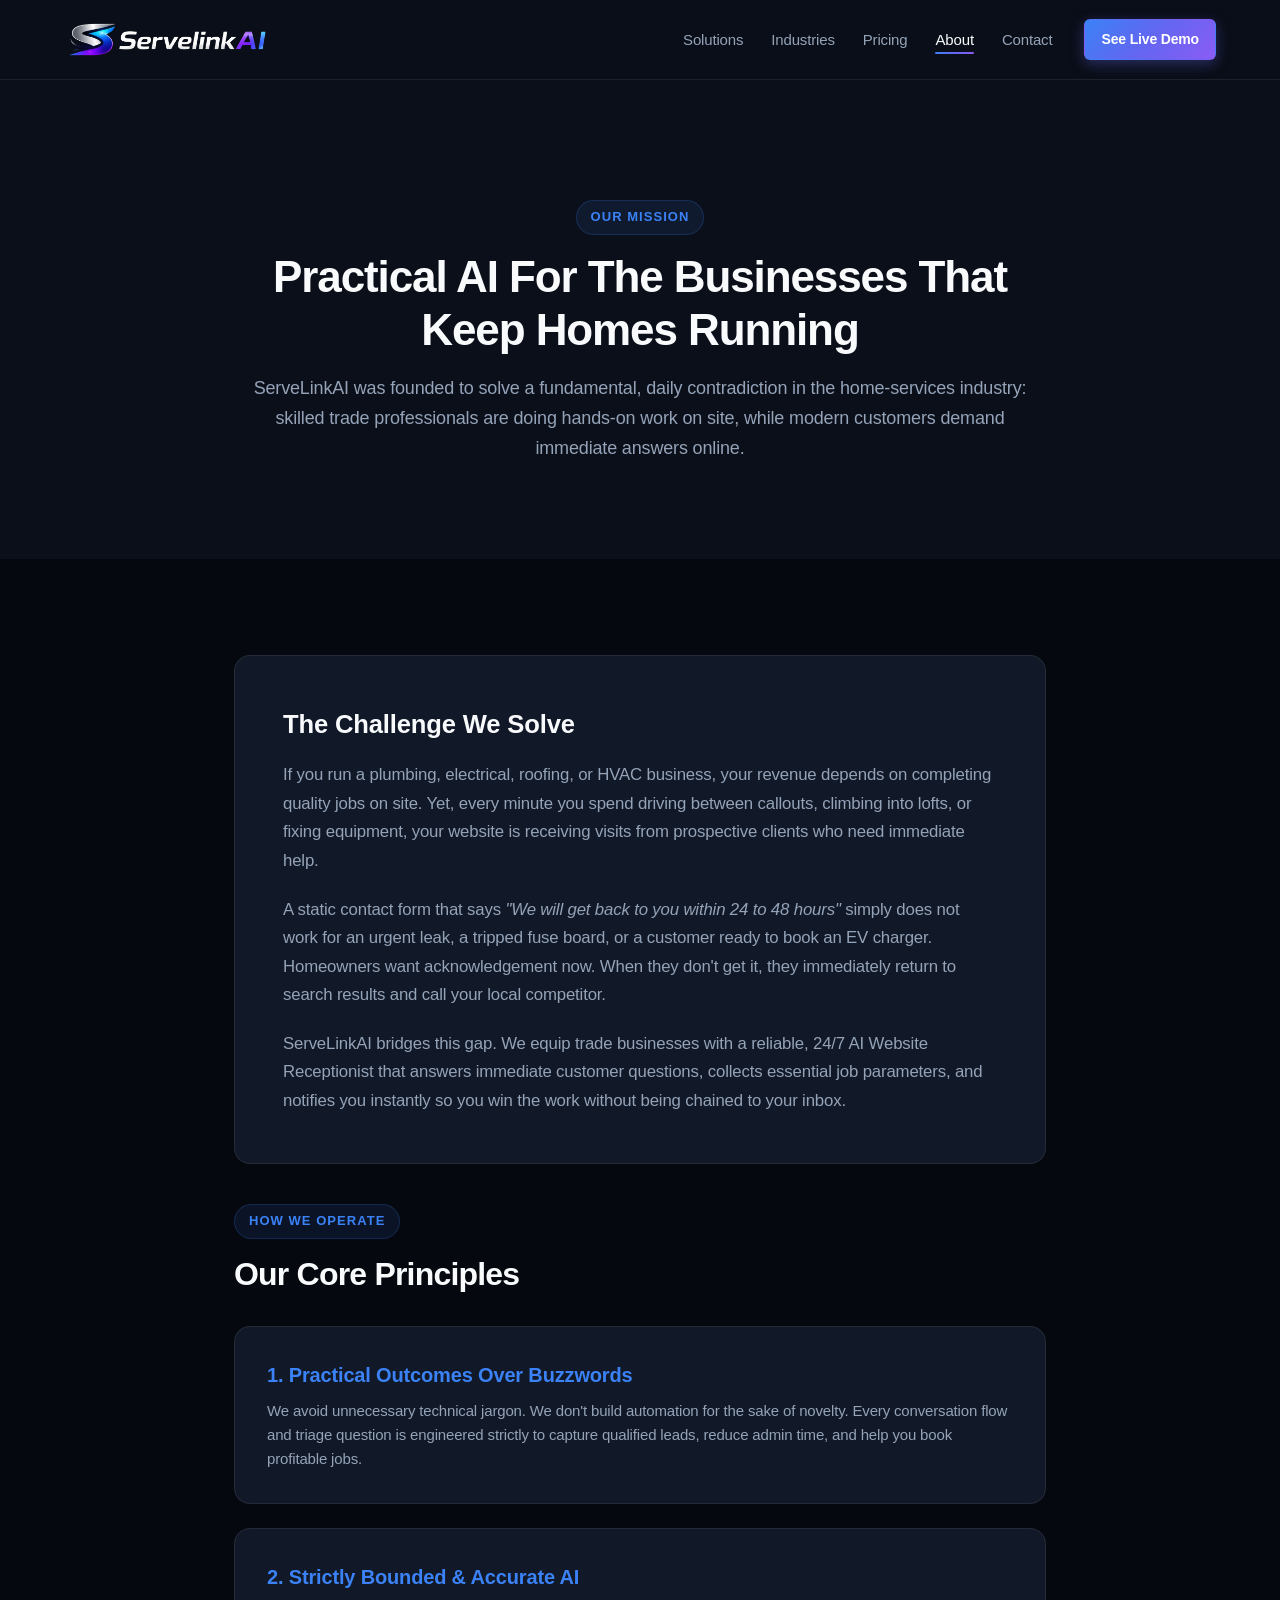
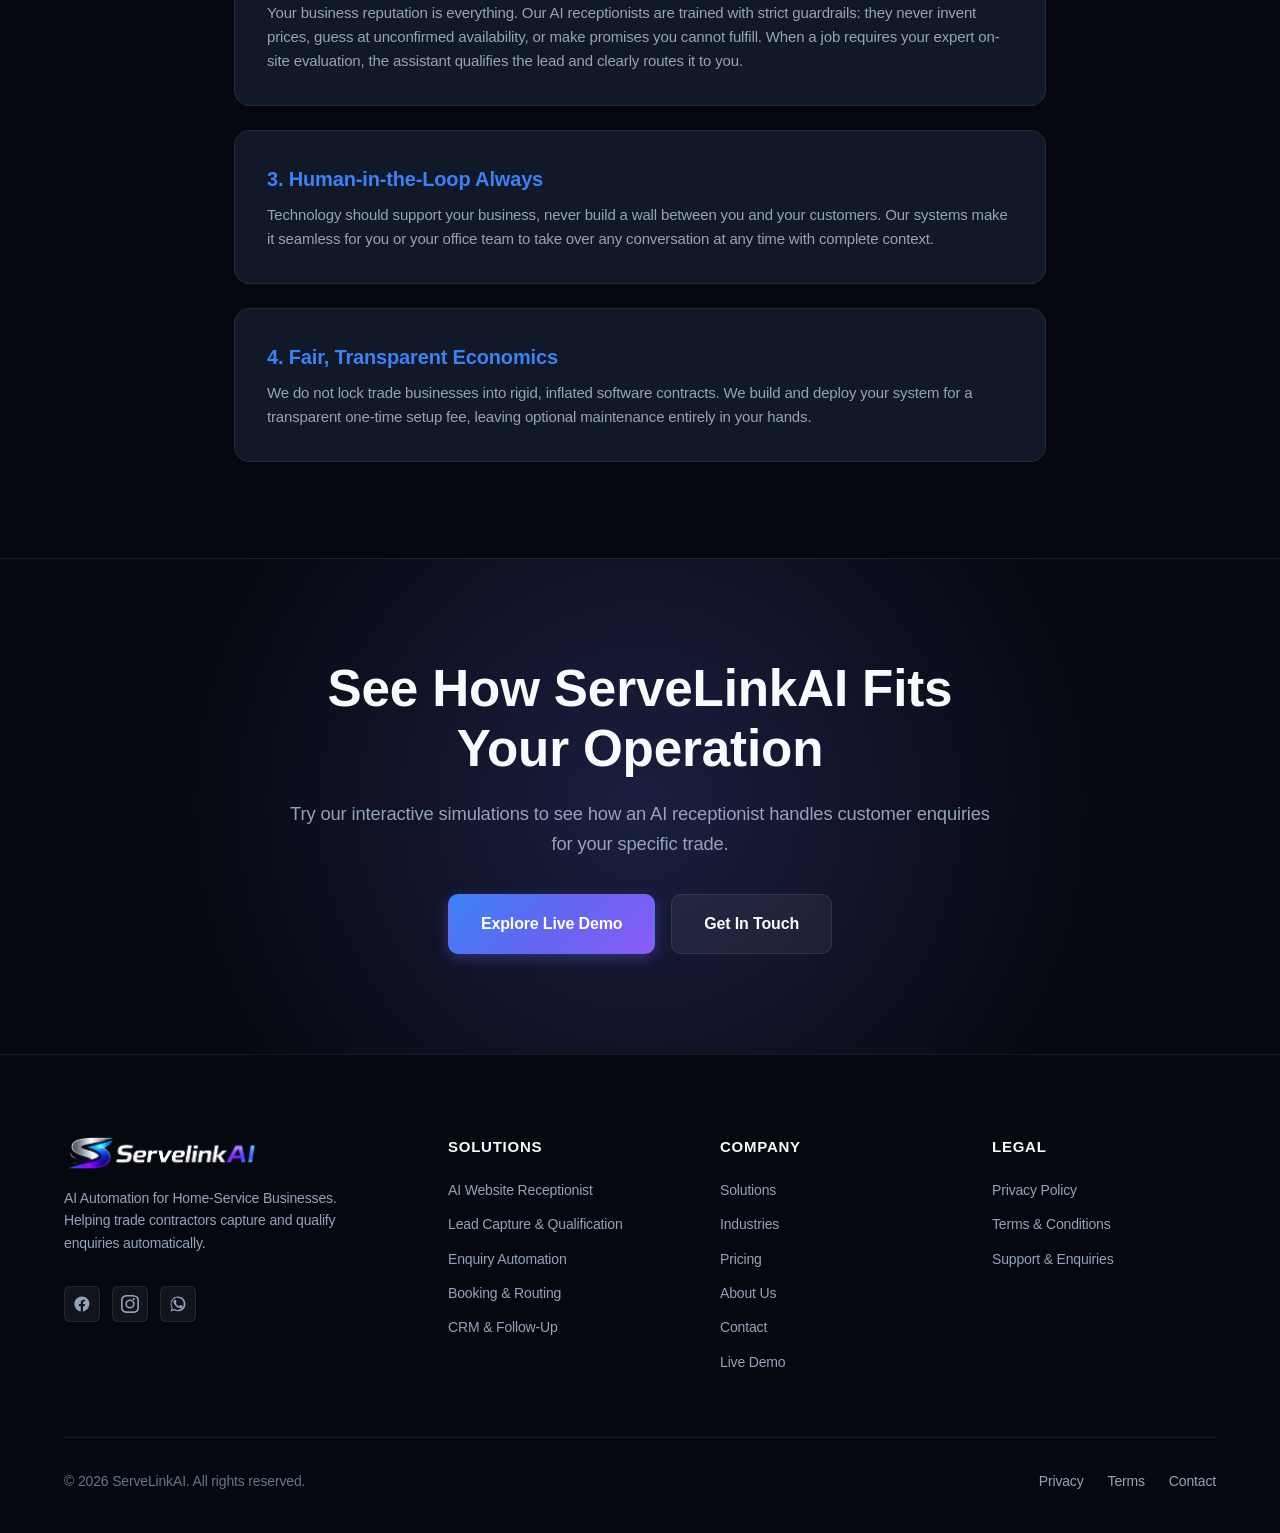
<file: about.html>
<!DOCTYPE html>
<html lang="en">
<head>
  <meta charset="UTF-8">
  <meta name="viewport" content="width=device-width, initial-scale=1.0">
  <title>About Us | ServeLinkAI - AI Automation for Home-Service Businesses</title>
  <meta name="description" content="ServeLinkAI is dedicated to building practical AI receptionist and lead qualification systems exclusively for trade and home-service businesses.">
  <link rel="canonical" href="https://www.servelinkai.com/about.html">
  <link rel="icon" type="image/svg+xml" href="assets/favicon/favicon.svg">

  <!-- Open Graph -->
  <meta property="og:type" content="website">
  <meta property="og:url" content="https://www.servelinkai.com/about.html">
  <meta property="og:title" content="About Us | ServeLinkAI - AI Automation for Home-Service Businesses">
  <meta property="og:description" content="Learn about our practical approach to AI automation for plumbers, electricians, HVAC contractors, and trade specialists.">
  <meta property="og:image" content="https://www.servelinkai.com/assets/images/servelinkai-logo.png">

  <!-- Twitter / X -->
  <meta name="twitter:card" content="summary_large_image">
  <meta name="twitter:title" content="About Us | ServeLinkAI - AI Automation for Home-Service Businesses">
  <meta name="twitter:description" content="Learn about our practical approach to AI automation for plumbers, electricians, HVAC contractors, and trade specialists.">
  <meta name="twitter:image" content="https://www.servelinkai.com/assets/images/servelinkai-logo.png">

  <!-- Stylesheets -->
  <link rel="stylesheet" href="css/style.css">
  <link rel="stylesheet" href="css/responsive.css">
  <link rel="stylesheet" href="css/animations.css">

  <script type="application/ld+json">
  {
    "@context": "https://schema.org",
    "@type": "AboutPage",
    "name": "About ServeLinkAI",
    "url": "https://www.servelinkai.com/about.html",
    "description": "About ServeLinkAI, an automation agency focusing on practical AI solutions for home-service contractors.",
    "publisher": {
      "@type": "Organization",
      "name": "ServeLinkAI",
      "url": "https://www.servelinkai.com/"
    }
  }
  </script>
</head>
<body>
  <a href="#main-content" class="skip-to-content">Skip to main content</a>

  <!-- Header -->
  <header class="site-header" role="banner">
    <div class="container nav-container">
      <a href="index.html" class="brand-link" aria-label="ServeLinkAI Homepage">
        <img src="assets/images/servelinkai-logo.png" alt="ServeLinkAI Logo" class="brand-logo" width="180" height="38">
      </a>

      <button type="button" class="nav-toggle" aria-label="Toggle navigation menu" aria-expanded="false" aria-controls="primary-nav">
        <span></span>
        <span></span>
        <span></span>
      </button>

      <nav id="primary-nav" class="nav-menu" role="navigation" aria-label="Main Navigation">
        <ul class="nav-list">
          <li><a href="solutions.html" class="nav-link">Solutions</a></li>
          <li><a href="industries.html" class="nav-link">Industries</a></li>
          <li><a href="pricing.html" class="nav-link">Pricing</a></li>
          <li><a href="about.html" class="nav-link active">About</a></li>
          <li><a href="contact.html" class="nav-link">Contact</a></li>
        </ul>
        <div class="nav-cta-wrap">
          <a href="demo.html" class="btn btn-primary btn-sm">See Live Demo</a>
        </div>
      </nav>
      <div class="nav-backdrop" aria-hidden="true"></div>
    </div>
  </header>

  <main id="main-content">
    <!-- Hero -->
    <section class="section" style="padding-top: calc(var(--header-height) + 40px); text-align: center;">
      <div class="container container-narrow">
        <span class="section-tag">Our Mission</span>
        <h1 class="section-title">Practical AI For The Businesses That Keep Homes Running</h1>
        <p class="section-subtitle">
          ServeLinkAI was founded to solve a fundamental, daily contradiction in the home-services industry: skilled trade professionals are doing hands-on work on site, while modern customers demand immediate answers online.
        </p>
      </div>
    </section>

    <!-- Narrative & Principles Section -->
    <section class="section section-alt">
      <div class="container container-narrow">
        <div class="problem-card" style="padding: 48px; margin-bottom: 40px;">
          <h2 style="font-size: 1.6rem; font-weight: 800; margin-bottom: 16px;">The Challenge We Solve</h2>
          <p style="font-size: 1.05rem; color: var(--text-secondary); line-height: 1.7; margin-bottom: 20px;">
            If you run a plumbing, electrical, roofing, or HVAC business, your revenue depends on completing quality jobs on site. Yet, every minute you spend driving between callouts, climbing into lofts, or fixing equipment, your website is receiving visits from prospective clients who need immediate help.
          </p>
          <p style="font-size: 1.05rem; color: var(--text-secondary); line-height: 1.7; margin-bottom: 20px;">
            A static contact form that says <em>"We will get back to you within 24 to 48 hours"</em> simply does not work for an urgent leak, a tripped fuse board, or a customer ready to book an EV charger. Homeowners want acknowledgement now. When they don't get it, they immediately return to search results and call your local competitor.
          </p>
          <p style="font-size: 1.05rem; color: var(--text-secondary); line-height: 1.7;">
            ServeLinkAI bridges this gap. We equip trade businesses with a reliable, 24/7 AI Website Receptionist that answers immediate customer questions, collects essential job parameters, and notifies you instantly so you win the work without being chained to your inbox.
          </p>
        </div>

        <div class="section-header text-left" style="margin-bottom: 32px;">
          <span class="section-tag">How We Operate</span>
          <h2 class="section-title" style="font-size: 2rem;">Our Core Principles</h2>
        </div>

        <div style="display: flex; flex-direction: column; gap: 24px;">
          <div class="problem-card" style="padding: 32px;">
            <h3 style="font-size: 1.25rem; font-weight: 700; color: var(--brand-blue); margin-bottom: 8px;">1. Practical Outcomes Over Buzzwords</h3>
            <p style="color: var(--text-secondary); line-height: 1.6;">
              We avoid unnecessary technical jargon. We don't build automation for the sake of novelty. Every conversation flow and triage question is engineered strictly to capture qualified leads, reduce admin time, and help you book profitable jobs.
            </p>
          </div>

          <div class="problem-card" style="padding: 32px;">
            <h3 style="font-size: 1.25rem; font-weight: 700; color: var(--brand-blue); margin-bottom: 8px;">2. Strictly Bounded &amp; Accurate AI</h3>
            <p style="color: var(--text-secondary); line-height: 1.6;">
              Your business reputation is everything. Our AI receptionists are trained with strict guardrails: they never invent prices, guess at unconfirmed availability, or make promises you cannot fulfill. When a job requires your expert on-site evaluation, the assistant qualifies the lead and clearly routes it to you.
            </p>
          </div>

          <div class="problem-card" style="padding: 32px;">
            <h3 style="font-size: 1.25rem; font-weight: 700; color: var(--brand-blue); margin-bottom: 8px;">3. Human-in-the-Loop Always</h3>
            <p style="color: var(--text-secondary); line-height: 1.6;">
              Technology should support your business, never build a wall between you and your customers. Our systems make it seamless for you or your office team to take over any conversation at any time with complete context.
            </p>
          </div>

          <div class="problem-card" style="padding: 32px;">
            <h3 style="font-size: 1.25rem; font-weight: 700; color: var(--brand-blue); margin-bottom: 8px;">4. Fair, Transparent Economics</h3>
            <p style="color: var(--text-secondary); line-height: 1.6;">
              We do not lock trade businesses into rigid, inflated software contracts. We build and deploy your system for a transparent one-time setup fee, leaving optional maintenance entirely in your hands.
            </p>
          </div>
        </div>
      </div>
    </section>

    <!-- Final CTA -->
    <section class="final-cta-section">
      <div class="container final-cta-box">
        <h2 class="final-cta-title">See How ServeLinkAI Fits Your Operation</h2>
        <p class="final-cta-desc">
          Try our interactive simulations to see how an AI receptionist handles customer enquiries for your specific trade.
        </p>
        <div class="final-cta-actions">
          <a href="demo.html" class="btn btn-primary btn-lg">Explore Live Demo</a>
          <a href="contact.html" class="btn btn-secondary btn-lg">Get In Touch</a>
        </div>
      </div>
    </section>
  </main>

  <!-- Footer -->
  <footer class="site-footer" role="contentinfo">
    <div class="container">
      <div class="footer-top-grid">
        <div class="footer-brand-wrap">
          <a href="index.html" aria-label="ServeLinkAI Home">
            <img src="assets/images/servelinkai-logo.png" alt="ServeLinkAI Logo" class="footer-brand-logo" width="160" height="34">
          </a>
          <p class="footer-tagline">
            AI Automation for Home-Service Businesses. Helping trade contractors capture and qualify enquiries automatically.
          </p>
          <div class="footer-socials">
            <a href="https://www.facebook.com/profile.php?id=61577540101651" class="social-icon-btn" aria-label="Facebook" target="_blank" rel="noopener noreferrer">
              <svg viewBox="0 0 24 24" width="18" height="18" fill="currentColor" aria-hidden="true"><path d="M22 12.06C22 6.48 17.52 2 11.94 2 6.36 2 1.88 6.48 1.88 12.06c0 5.02 3.66 9.18 8.44 9.94v-7.03H7.9v-2.91h2.42V9.91c0-2.39 1.42-3.71 3.6-3.71 1.04 0 2.13.19 2.13.19v2.34h-1.2c-1.18 0-1.55.73-1.55 1.48v1.78h2.64l-.42 2.91h-2.22V22c4.78-.76 8.44-4.92 8.44-9.94z"/></svg>
            </a>
            <a href="https://www.instagram.com/ah.raad.124/" class="social-icon-btn" aria-label="Instagram" target="_blank" rel="noopener noreferrer">
              <svg viewBox="0 0 24 24" width="18" height="18" fill="currentColor" aria-hidden="true"><path d="M12 2.16c3.2 0 3.58.01 4.85.07 1.17.05 1.8.25 2.23.41.56.22.96.48 1.38.9.42.42.68.82.9 1.38.16.42.36 1.06.41 2.23.06 1.27.07 1.65.07 4.85s-.01 3.58-.07 4.85c-.05 1.17-.25 1.8-.41 2.23-.22.56-.48.96-.9 1.38-.42.42-.82.68-1.38.9-.42.16-1.06.36-2.23.41-1.27.06-1.65.07-4.85.07s-3.58-.01-4.85-.07c-1.17-.05-1.8-.25-2.23-.41-.56-.22-.96-.48-1.38-.9-.42-.42-.68-.82-.9-1.38-.16-.42-.36-1.06-.41-2.23-.06-1.27-.07-1.65-.07-4.85s.01-3.58.07-4.85c.05-1.17.25-1.8.41-2.23.22-.56.48-.96.9-1.38.42-.42.82-.68 1.38-.9.42-.16 1.06-.36 2.23-.41 1.27-.06 1.65-.07 4.85-.07M12 0C8.74 0 8.33.01 7.05.07 5.78.13 4.9.33 4.14.63c-.79.31-1.46.72-2.13 1.38C1.35 2.68.94 3.35.63 4.14.33 4.9.13 5.78.07 7.05.01 8.33 0 8.74 0 12s.01 3.67.07 4.95c.06 1.27.26 2.15.56 2.91.31.79.72 1.46 1.38 2.13.67.66 1.34 1.07 2.13 1.38.76.3 1.64.5 2.91.56C8.33 23.99 8.74 24 12 24s3.67-.01 4.95-.07c1.27-.06 2.15-.26 2.91-.56.79-.31 1.46-.72 2.13-1.38.66-.67 1.07-1.34 1.38-2.13.3-.76.5-1.64.56-2.91.06-1.28.07-1.69.07-4.95s-.01-3.67-.07-4.95c-.06-1.27-.26-2.15-.56-2.91-.31-.79-.72-1.46-1.38-2.13C20.32 1.35 19.65.94 18.86.63c-.76-.3-1.64-.5-2.91-.56C15.67.01 15.26 0 12 0zm0 5.84A6.16 6.16 0 1 0 18.16 12 6.16 6.16 0 0 0 12 5.84zm0 10.16A4 4 0 1 1 16 12a4 4 0 0 1-4 4zm6.41-10.4a1.44 1.44 0 1 1-1.44-1.44 1.44 1.44 0 0 1 1.44 1.44z"/></svg>
            </a>
            <a href="https://wa.me/8801783889722" class="social-icon-btn" aria-label="WhatsApp" target="_blank" rel="noopener noreferrer">
              <svg viewBox="0 0 24 24" width="18" height="18" fill="currentColor" aria-hidden="true"><path d="M17.47 14.38c-.3-.15-1.76-.87-2.03-.97-.27-.1-.47-.15-.67.15-.2.3-.77.97-.94 1.17-.17.2-.35.22-.65.07-.3-.15-1.26-.46-2.4-1.48-.89-.79-1.48-1.76-1.66-2.06-.17-.3-.02-.46.13-.61.14-.14.3-.35.45-.52.15-.17.2-.3.3-.5.1-.2.05-.37-.02-.52-.07-.15-.67-1.61-.91-2.21-.24-.58-.49-.5-.67-.51-.17-.01-.37-.01-.57-.01-.2 0-.52.07-.8.37-.27.3-1.04 1.02-1.04 2.48 0 1.46 1.07 2.87 1.22 3.07.15.2 2.1 3.2 5.08 4.49.71.31 1.26.49 1.69.63.71.23 1.36.2 1.87.12.57-.08 1.76-.72 2.01-1.42.25-.7.25-1.29.17-1.42-.07-.12-.27-.2-.57-.35z"/><path d="M12.04 2C6.58 2 2.13 6.45 2.13 11.91c0 1.87.5 3.62 1.44 5.13L2 22l5.1-1.53a9.87 9.87 0 0 0 4.94 1.33h.01c5.46 0 9.9-4.45 9.9-9.9S17.5 2 12.04 2zm0 17.93h-.01c-1.68 0-3.33-.45-4.77-1.3l-.34-.2-3.03.91.92-2.95-.22-.35a8.1 8.1 0 0 1-1.24-4.33c0-4.48 3.65-8.13 8.14-8.13a8.1 8.1 0 0 1 5.75 2.38 8.07 8.07 0 0 1 2.38 5.75c0 4.49-3.65 8.22-8.14 8.22z"/></svg>
            </a>
          </div>
        </div>

        <div>
          <h4 class="footer-heading">Solutions</h4>
          <ul class="footer-nav-list">
            <li><a href="solutions.html#receptionist" class="footer-nav-link">AI Website Receptionist</a></li>
            <li><a href="solutions.html#qualification" class="footer-nav-link">Lead Capture &amp; Qualification</a></li>
            <li><a href="solutions.html#enquiry-automation" class="footer-nav-link">Enquiry Automation</a></li>
            <li><a href="solutions.html#booking-routing" class="footer-nav-link">Booking &amp; Routing</a></li>
            <li><a href="solutions.html#crm-followup" class="footer-nav-link">CRM &amp; Follow-Up</a></li>
          </ul>
        </div>

        <div>
          <h4 class="footer-heading">Company</h4>
          <ul class="footer-nav-list">
            <li><a href="solutions.html" class="footer-nav-link">Solutions</a></li>
            <li><a href="industries.html" class="footer-nav-link">Industries</a></li>
            <li><a href="pricing.html" class="footer-nav-link">Pricing</a></li>
            <li><a href="about.html" class="footer-nav-link active">About Us</a></li>
            <li><a href="contact.html" class="footer-nav-link">Contact</a></li>
            <li><a href="demo.html" class="footer-nav-link">Live Demo</a></li>
          </ul>
        </div>

        <div>
          <h4 class="footer-heading">Legal</h4>
          <ul class="footer-nav-list">
            <li><a href="privacy.html" class="footer-nav-link">Privacy Policy</a></li>
            <li><a href="terms.html" class="footer-nav-link">Terms &amp; Conditions</a></li>
            <li><a href="contact.html" class="footer-nav-link">Support &amp; Enquiries</a></li>
          </ul>
        </div>
      </div>

      <div class="footer-bottom">
        <p>&copy; <span class="current-year">2026</span> ServeLinkAI. All rights reserved.</p>
        <div class="footer-bottom-links">
          <a href="privacy.html" class="footer-nav-link">Privacy</a>
          <a href="terms.html" class="footer-nav-link">Terms</a>
          <a href="contact.html" class="footer-nav-link">Contact</a>
        </div>
      </div>
    </div>
  </footer>

  <script src="js/config.js"></script>
  <script src="js/supabase.js"></script>
  <script src="js/navigation.js"></script>
  <script src="js/main.js"></script>
  <script> window.chtlConfig = { chatbotId: "3628867818" } </script>
<script async data-id="3628867818" id="chtl-script" type="text/javascript" src="https://chatling.ai/js/embed.js"></script>
</body>
</html>
</file>
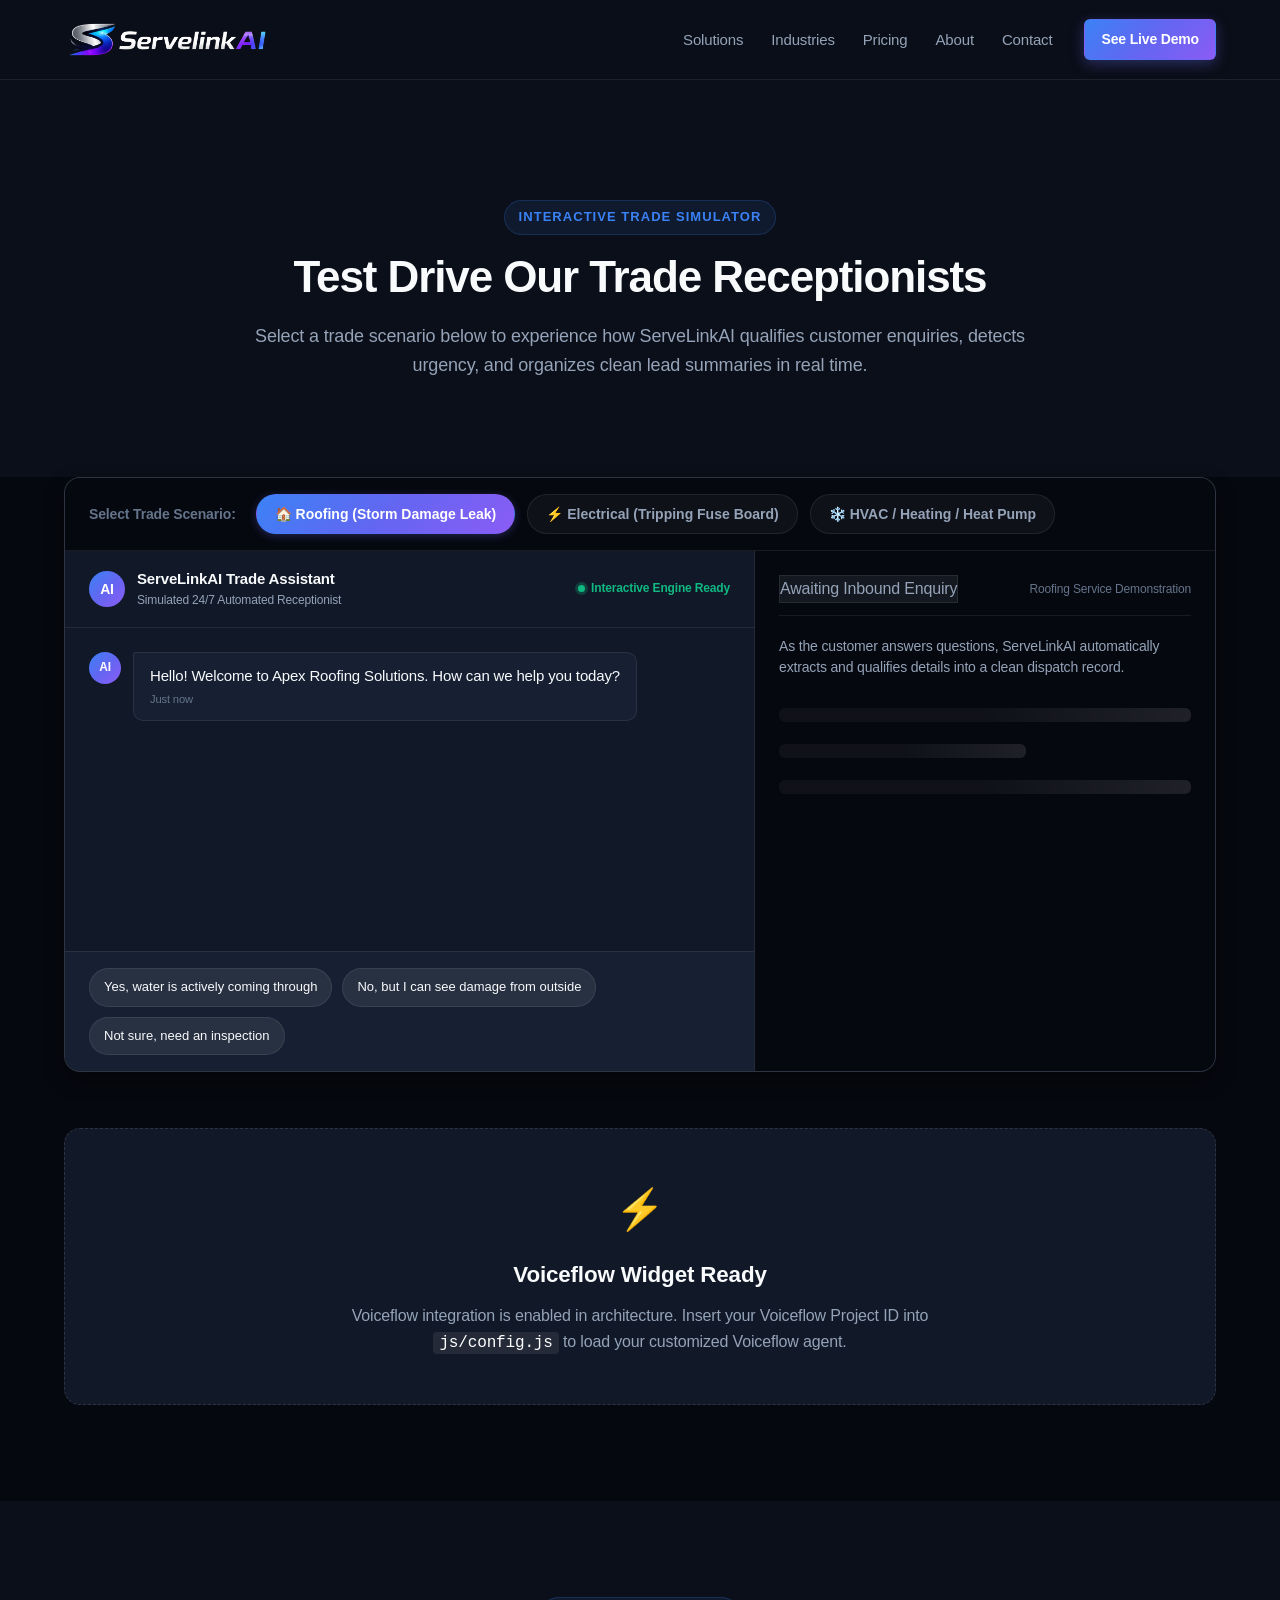
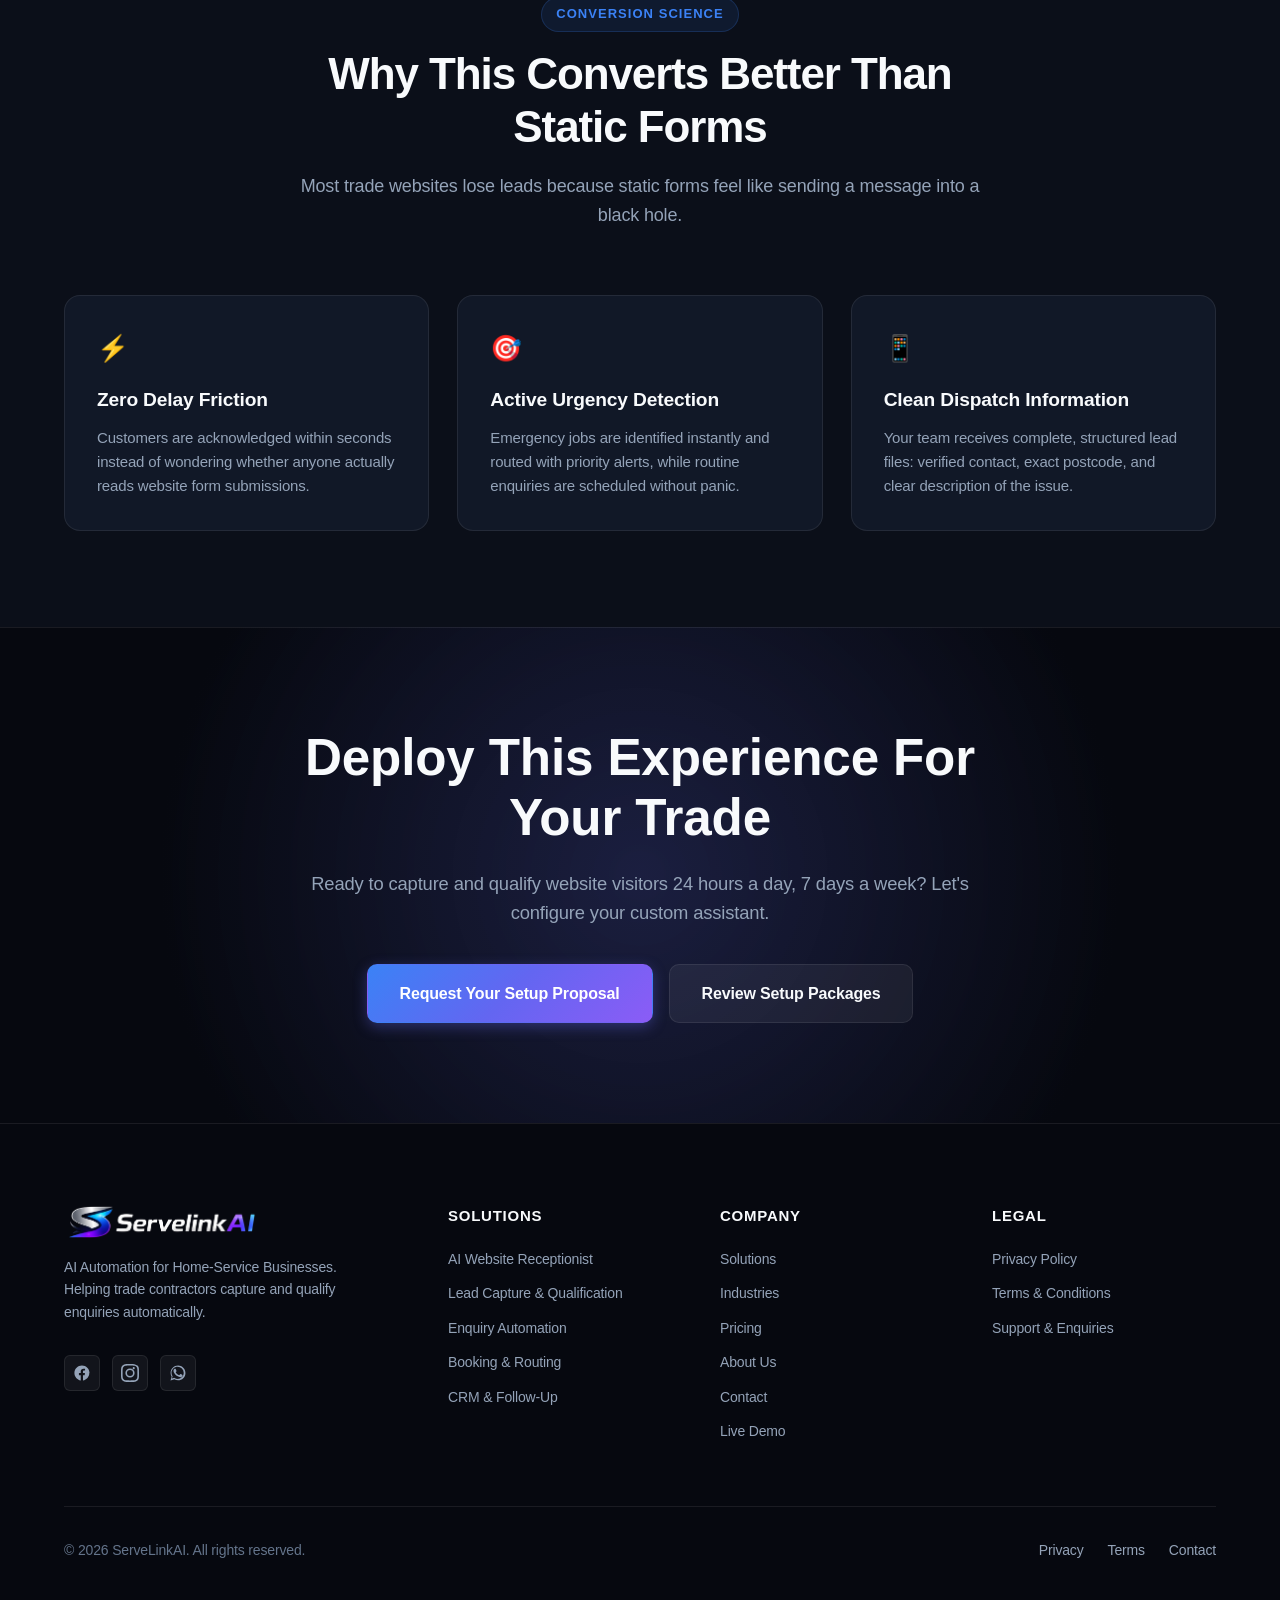
<file: demo.html>
<!DOCTYPE html>
<html lang="en">
<head>
  <meta charset="UTF-8">
  <meta name="viewport" content="width=device-width, initial-scale=1.0">
  <title>Live AI Demos | ServeLinkAI - AI Automation for Home-Service Businesses</title>
  <meta name="description" content="Experience realistic AI receptionist interactions for Plumbing, Electrical, and HVAC contractors. Test live lead qualification, emergency triage, and dispatching.">
  <link rel="canonical" href="https://www.servelinkai.com/demo.html">
  <link rel="icon" type="image/svg+xml" href="assets/favicon/favicon.svg">

  <!-- Open Graph -->
  <meta property="og:type" content="website">
  <meta property="og:url" content="https://www.servelinkai.com/demo.html">
  <meta property="og:title" content="Live AI Demos | ServeLinkAI - AI Automation for Home-Service Businesses">
  <meta property="og:description" content="Interact with live simulations for plumbers, electricians, and HVAC engineers. See how enquiries are qualified into ready-to-book jobs.">
  <meta property="og:image" content="https://www.servelinkai.com/assets/images/servelinkai-logo.png">

  <!-- Twitter / X -->
  <meta name="twitter:card" content="summary_large_image">
  <meta name="twitter:title" content="Live AI Demos | ServeLinkAI - AI Automation for Home-Service Businesses">
  <meta name="twitter:description" content="Interact with live simulations for plumbers, electricians, and HVAC engineers. See how enquiries are qualified into ready-to-book jobs.">
  <meta name="twitter:image" content="https://www.servelinkai.com/assets/images/servelinkai-logo.png">

  <!-- Stylesheets -->
  <link rel="stylesheet" href="css/style.css">
  <link rel="stylesheet" href="css/responsive.css">
  <link rel="stylesheet" href="css/animations.css">
</head>
<body>
  <a href="#main-content" class="skip-to-content">Skip to main content</a>

  <!-- Header -->
  <header class="site-header" role="banner">
    <div class="container nav-container">
      <a href="index.html" class="brand-link" aria-label="ServeLinkAI Homepage">
        <img src="assets/images/servelinkai-logo.png" alt="ServeLinkAI Logo" class="brand-logo" width="180" height="38">
      </a>

      <button type="button" class="nav-toggle" aria-label="Toggle navigation menu" aria-expanded="false" aria-controls="primary-nav">
        <span></span>
        <span></span>
        <span></span>
      </button>

      <nav id="primary-nav" class="nav-menu" role="navigation" aria-label="Main Navigation">
        <ul class="nav-list">
          <li><a href="solutions.html" class="nav-link">Solutions</a></li>
          <li><a href="industries.html" class="nav-link">Industries</a></li>
          <li><a href="pricing.html" class="nav-link">Pricing</a></li>
          <li><a href="about.html" class="nav-link">About</a></li>
          <li><a href="contact.html" class="nav-link">Contact</a></li>
        </ul>
        <div class="nav-cta-wrap">
          <a href="demo.html" class="btn btn-primary btn-sm active">See Live Demo</a>
        </div>
      </nav>
      <div class="nav-backdrop" aria-hidden="true"></div>
    </div>
  </header>

  <main id="main-content">
    <!-- Hero -->
    <section class="section" style="padding-top: calc(var(--header-height) + 40px); text-align: center;">
      <div class="container container-narrow">
        <span class="section-tag">Interactive Trade Simulator</span>
        <h1 class="section-title">Test Drive Our Trade Receptionists</h1>
        <p class="section-subtitle">
          Select a trade scenario below to experience how ServeLinkAI qualifies customer enquiries, detects urgency, and organizes clean lead summaries in real time.
        </p>
      </div>
    </section>

    <!-- Interactive Simulation Showcase -->
    <section class="section section-alt" style="padding-top: 0;">
      <div class="container">
        <div id="interactive-demo-widget" class="demo-showcase-box" aria-label="Multi-Trade AI Receptionist Simulator">
          <!-- Trade Switcher Bar -->
          <div class="demo-tabs-bar">
            <span class="demo-tab-label">Select Trade Scenario:</span>
            <button type="button" class="demo-tab-btn active" data-scenario="roofing" aria-selected="true">
              🏠 Roofing (Storm Damage Leak)
            </button>
            <button type="button" class="demo-tab-btn" data-scenario="electrical" aria-selected="false">
              ⚡ Electrical (Tripping Fuse Board)
            </button>
            <button type="button" class="demo-tab-btn" data-scenario="hvac" aria-selected="false">
              ❄️ HVAC / Heating / Heat Pump
            </button>
          </div>

          <div class="demo-dual-grid">
            <!-- Chat Column -->
            <div class="demo-chat-column">
              <div class="demo-chat-header">
                <div class="demo-agent-info">
                  <div class="demo-agent-avatar" aria-hidden="true">AI</div>
                  <div>
                    <div class="demo-agent-name">ServeLinkAI Trade Assistant</div>
                    <div class="demo-agent-role">Simulated 24/7 Automated Receptionist</div>
                  </div>
                </div>
                <div class="visual-status-pill">
                  <span class="pulse-dot" aria-hidden="true"></span>
                  <span>Interactive Engine Ready</span>
                </div>
              </div>

              <!-- Message Stream -->
              <div class="demo-messages" role="log" aria-live="polite">
                <!-- Dynamically rendered by js/demo.js -->
              </div>

              <!-- Clickable Options / Response Chips -->
              <div class="demo-chips" aria-label="Interactive Options">
                <!-- Dynamically rendered by js/demo.js -->
              </div>
            </div>

            <!-- Real-Time Extracted Lead Record -->
            <div class="demo-summary-column">
              <div id="demo-lead-card" aria-label="Live Lead Qualification Data">
                <!-- Dynamically rendered by js/demo.js -->
              </div>
            </div>
          </div>
        </div>

        <!-- Voiceflow Embed Integration Zone -->
        <div id="voiceflow-embed-container" style="margin-top: 56px;">
          <!-- Loaded dynamically if CONFIG.voiceflow.enabled is true -->
          <div class="vf-embed-notice">
            <div class="vf-icon" aria-hidden="true">⚡</div>
            <h3>External Voiceflow Widget Integration Ready</h3>
            <p>
              When you are ready to embed your live Voiceflow assistant on this page or across your website, simply set <code>enabled: true</code> and insert your Voiceflow Project ID into <code>js/config.js</code>. No other code changes are required.
            </p>
          </div>
        </div>
      </div>
    </section>

    <!-- Why This Workflow Converts -->
    <section class="section">
      <div class="container">
        <div class="section-header">
          <span class="section-tag">Conversion Science</span>
          <h2 class="section-title">Why This Converts Better Than Static Forms</h2>
          <p class="section-subtitle">
            Most trade websites lose leads because static forms feel like sending a message into a black hole.
          </p>
        </div>

        <div class="why-us-grid">
          <div class="why-card">
            <div class="why-icon" aria-hidden="true">⚡</div>
            <h3>Zero Delay Friction</h3>
            <p>Customers are acknowledged within seconds instead of wondering whether anyone actually reads website form submissions.</p>
          </div>

          <div class="why-card">
            <div class="why-icon" aria-hidden="true">🎯</div>
            <h3>Active Urgency Detection</h3>
            <p>Emergency jobs are identified instantly and routed with priority alerts, while routine enquiries are scheduled without panic.</p>
          </div>

          <div class="why-card">
            <div class="why-icon" aria-hidden="true">📱</div>
            <h3>Clean Dispatch Information</h3>
            <p>Your team receives complete, structured lead files: verified contact, exact postcode, and clear description of the issue.</p>
          </div>
        </div>
      </div>
    </section>

    <!-- Final CTA -->
    <section class="final-cta-section">
      <div class="container final-cta-box">
        <h2 class="final-cta-title">Deploy This Experience For Your Trade</h2>
        <p class="final-cta-desc">
          Ready to capture and qualify website visitors 24 hours a day, 7 days a week? Let's configure your custom assistant.
        </p>
        <div class="final-cta-actions">
          <a href="contact.html" class="btn btn-primary btn-lg">Request Your Setup Proposal</a>
          <a href="pricing.html" class="btn btn-secondary btn-lg">Review Setup Packages</a>
        </div>
      </div>
    </section>
  </main>

  <!-- Footer -->
  <footer class="site-footer" role="contentinfo">
    <div class="container">
      <div class="footer-top-grid">
        <div class="footer-brand-wrap">
          <a href="index.html" aria-label="ServeLinkAI Home">
            <img src="assets/images/servelinkai-logo.png" alt="ServeLinkAI Logo" class="footer-brand-logo" width="160" height="34">
          </a>
          <p class="footer-tagline">
            AI Automation for Home-Service Businesses. Helping trade contractors capture and qualify enquiries automatically.
          </p>
          <div class="footer-socials">
            <a href="https://www.facebook.com/profile.php?id=61577540101651" class="social-icon-btn" aria-label="Facebook" target="_blank" rel="noopener noreferrer">
              <svg viewBox="0 0 24 24" width="18" height="18" fill="currentColor" aria-hidden="true"><path d="M22 12.06C22 6.48 17.52 2 11.94 2 6.36 2 1.88 6.48 1.88 12.06c0 5.02 3.66 9.18 8.44 9.94v-7.03H7.9v-2.91h2.42V9.91c0-2.39 1.42-3.71 3.6-3.71 1.04 0 2.13.19 2.13.19v2.34h-1.2c-1.18 0-1.55.73-1.55 1.48v1.78h2.64l-.42 2.91h-2.22V22c4.78-.76 8.44-4.92 8.44-9.94z"/></svg>
            </a>
            <a href="https://www.instagram.com/ah.raad.124/" class="social-icon-btn" aria-label="Instagram" target="_blank" rel="noopener noreferrer">
              <svg viewBox="0 0 24 24" width="18" height="18" fill="currentColor" aria-hidden="true"><path d="M12 2.16c3.2 0 3.58.01 4.85.07 1.17.05 1.8.25 2.23.41.56.22.96.48 1.38.9.42.42.68.82.9 1.38.16.42.36 1.06.41 2.23.06 1.27.07 1.65.07 4.85s-.01 3.58-.07 4.85c-.05 1.17-.25 1.8-.41 2.23-.22.56-.48.96-.9 1.38-.42.42-.82.68-1.38.9-.42.16-1.06.36-2.23.41-1.27.06-1.65.07-4.85.07s-3.58-.01-4.85-.07c-1.17-.05-1.8-.25-2.23-.41-.56-.22-.96-.48-1.38-.9-.42-.42-.68-.82-.9-1.38-.16-.42-.36-1.06-.41-2.23-.06-1.27-.07-1.65-.07-4.85s.01-3.58.07-4.85c.05-1.17.25-1.8.41-2.23.22-.56.48-.96.9-1.38.42-.42.82-.68 1.38-.9.42-.16 1.06-.36 2.23-.41 1.27-.06 1.65-.07 4.85-.07M12 0C8.74 0 8.33.01 7.05.07 5.78.13 4.9.33 4.14.63c-.79.31-1.46.72-2.13 1.38C1.35 2.68.94 3.35.63 4.14.33 4.9.13 5.78.07 7.05.01 8.33 0 8.74 0 12s.01 3.67.07 4.95c.06 1.27.26 2.15.56 2.91.31.79.72 1.46 1.38 2.13.67.66 1.34 1.07 2.13 1.38.76.3 1.64.5 2.91.56C8.33 23.99 8.74 24 12 24s3.67-.01 4.95-.07c1.27-.06 2.15-.26 2.91-.56.79-.31 1.46-.72 2.13-1.38.66-.67 1.07-1.34 1.38-2.13.3-.76.5-1.64.56-2.91.06-1.28.07-1.69.07-4.95s-.01-3.67-.07-4.95c-.06-1.27-.26-2.15-.56-2.91-.31-.79-.72-1.46-1.38-2.13C20.32 1.35 19.65.94 18.86.63c-.76-.3-1.64-.5-2.91-.56C15.67.01 15.26 0 12 0zm0 5.84A6.16 6.16 0 1 0 18.16 12 6.16 6.16 0 0 0 12 5.84zm0 10.16A4 4 0 1 1 16 12a4 4 0 0 1-4 4zm6.41-10.4a1.44 1.44 0 1 1-1.44-1.44 1.44 1.44 0 0 1 1.44 1.44z"/></svg>
            </a>
            <a href="https://wa.me/8801783889722" class="social-icon-btn" aria-label="WhatsApp" target="_blank" rel="noopener noreferrer">
              <svg viewBox="0 0 24 24" width="18" height="18" fill="currentColor" aria-hidden="true"><path d="M17.47 14.38c-.3-.15-1.76-.87-2.03-.97-.27-.1-.47-.15-.67.15-.2.3-.77.97-.94 1.17-.17.2-.35.22-.65.07-.3-.15-1.26-.46-2.4-1.48-.89-.79-1.48-1.76-1.66-2.06-.17-.3-.02-.46.13-.61.14-.14.3-.35.45-.52.15-.17.2-.3.3-.5.1-.2.05-.37-.02-.52-.07-.15-.67-1.61-.91-2.21-.24-.58-.49-.5-.67-.51-.17-.01-.37-.01-.57-.01-.2 0-.52.07-.8.37-.27.3-1.04 1.02-1.04 2.48 0 1.46 1.07 2.87 1.22 3.07.15.2 2.1 3.2 5.08 4.49.71.31 1.26.49 1.69.63.71.23 1.36.2 1.87.12.57-.08 1.76-.72 2.01-1.42.25-.7.25-1.29.17-1.42-.07-.12-.27-.2-.57-.35z"/><path d="M12.04 2C6.58 2 2.13 6.45 2.13 11.91c0 1.87.5 3.62 1.44 5.13L2 22l5.1-1.53a9.87 9.87 0 0 0 4.94 1.33h.01c5.46 0 9.9-4.45 9.9-9.9S17.5 2 12.04 2zm0 17.93h-.01c-1.68 0-3.33-.45-4.77-1.3l-.34-.2-3.03.91.92-2.95-.22-.35a8.1 8.1 0 0 1-1.24-4.33c0-4.48 3.65-8.13 8.14-8.13a8.1 8.1 0 0 1 5.75 2.38 8.07 8.07 0 0 1 2.38 5.75c0 4.49-3.65 8.22-8.14 8.22z"/></svg>
            </a>
          </div>
        </div>

        <div>
          <h4 class="footer-heading">Solutions</h4>
          <ul class="footer-nav-list">
            <li><a href="solutions.html#receptionist" class="footer-nav-link">AI Website Receptionist</a></li>
            <li><a href="solutions.html#qualification" class="footer-nav-link">Lead Capture &amp; Qualification</a></li>
            <li><a href="solutions.html#enquiry-automation" class="footer-nav-link">Enquiry Automation</a></li>
            <li><a href="solutions.html#booking-routing" class="footer-nav-link">Booking &amp; Routing</a></li>
            <li><a href="solutions.html#crm-followup" class="footer-nav-link">CRM &amp; Follow-Up</a></li>
          </ul>
        </div>

        <div>
          <h4 class="footer-heading">Company</h4>
          <ul class="footer-nav-list">
            <li><a href="solutions.html" class="footer-nav-link">Solutions</a></li>
            <li><a href="industries.html" class="footer-nav-link">Industries</a></li>
            <li><a href="pricing.html" class="footer-nav-link">Pricing</a></li>
            <li><a href="about.html" class="footer-nav-link">About Us</a></li>
            <li><a href="contact.html" class="footer-nav-link">Contact</a></li>
            <li><a href="demo.html" class="footer-nav-link active">Live Demo</a></li>
          </ul>
        </div>

        <div>
          <h4 class="footer-heading">Legal</h4>
          <ul class="footer-nav-list">
            <li><a href="privacy.html" class="footer-nav-link">Privacy Policy</a></li>
            <li><a href="terms.html" class="footer-nav-link">Terms &amp; Conditions</a></li>
            <li><a href="contact.html" class="footer-nav-link">Support &amp; Enquiries</a></li>
          </ul>
        </div>
      </div>

      <div class="footer-bottom">
        <p>&copy; <span class="current-year">2026</span> ServeLinkAI. All rights reserved.</p>
        <div class="footer-bottom-links">
          <a href="privacy.html" class="footer-nav-link">Privacy</a>
          <a href="terms.html" class="footer-nav-link">Terms</a>
          <a href="contact.html" class="footer-nav-link">Contact</a>
        </div>
      </div>
    </div>
  </footer>

  <script src="js/config.js"></script>
  <script src="js/supabase.js"></script>
  <script src="js/navigation.js"></script>
  <script src="js/demo.js"></script>
  <script src="js/main.js"></script>
</body>
</html>
</file>
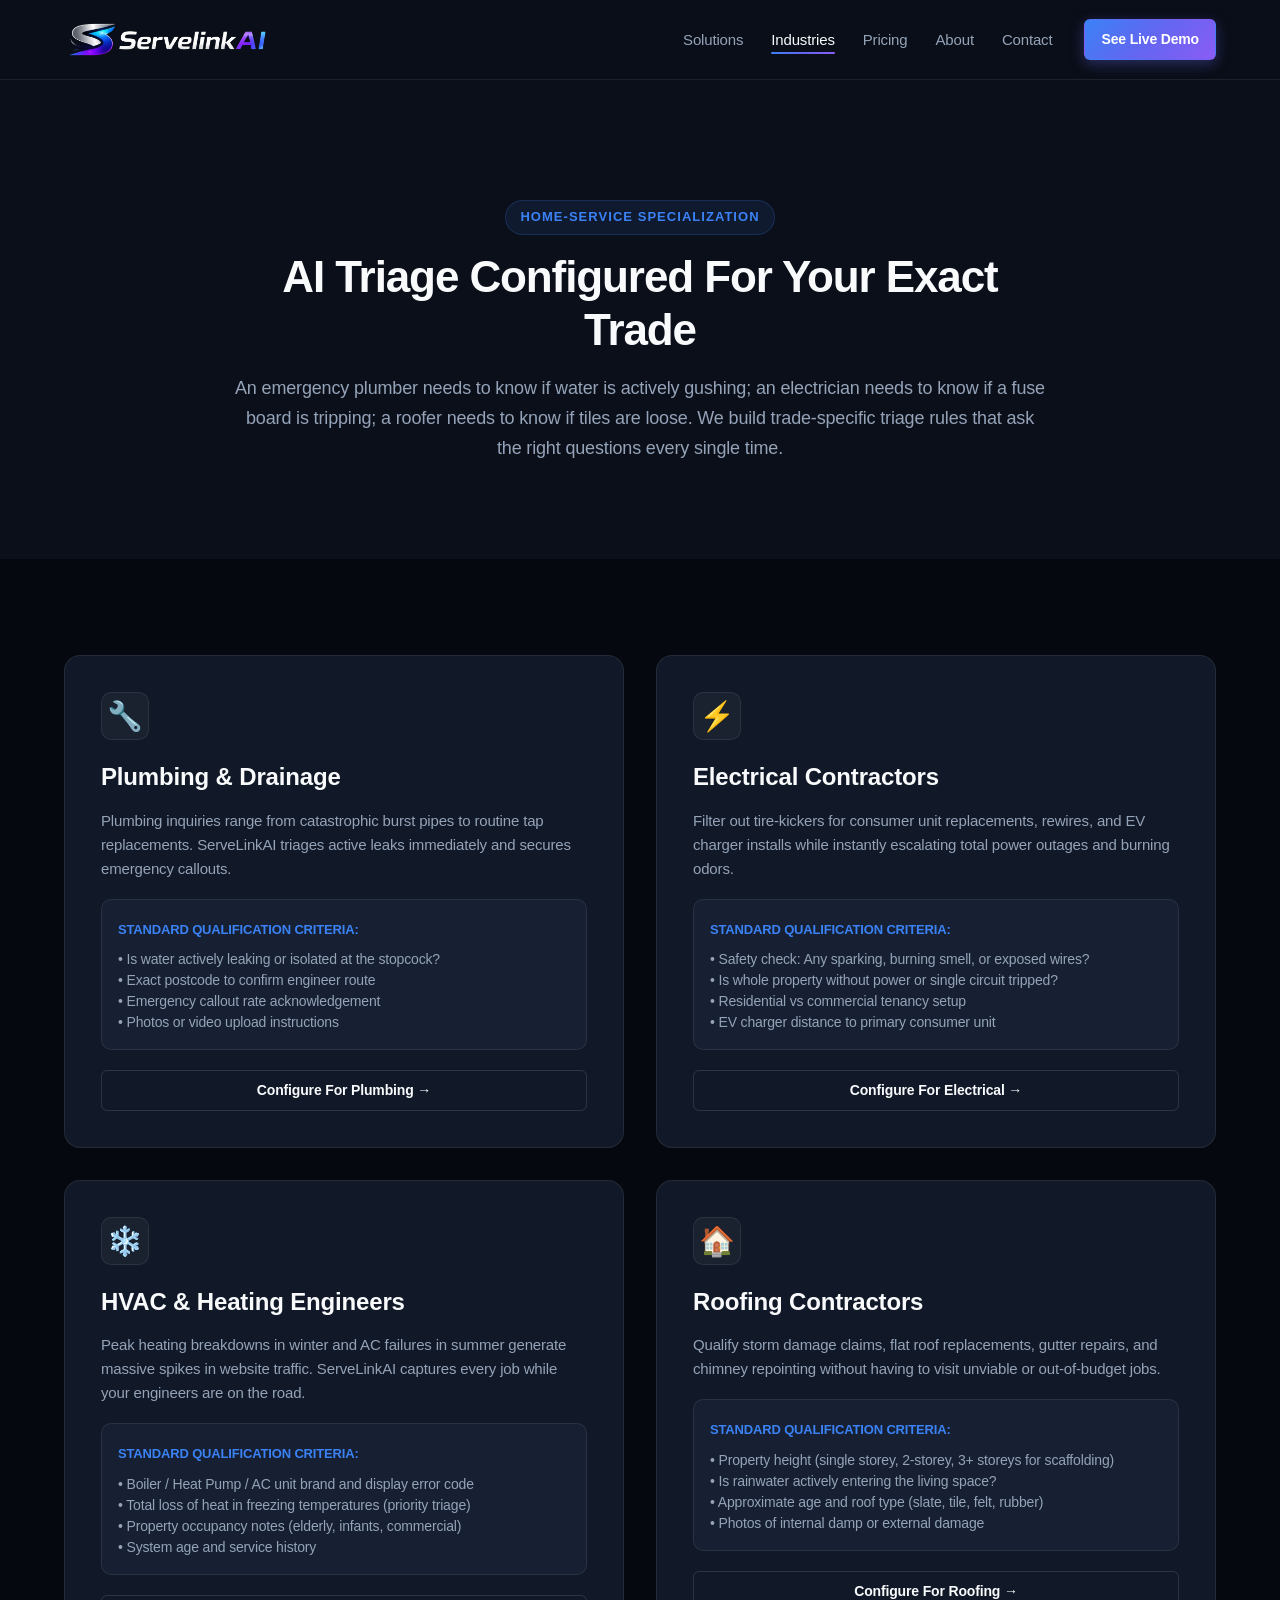
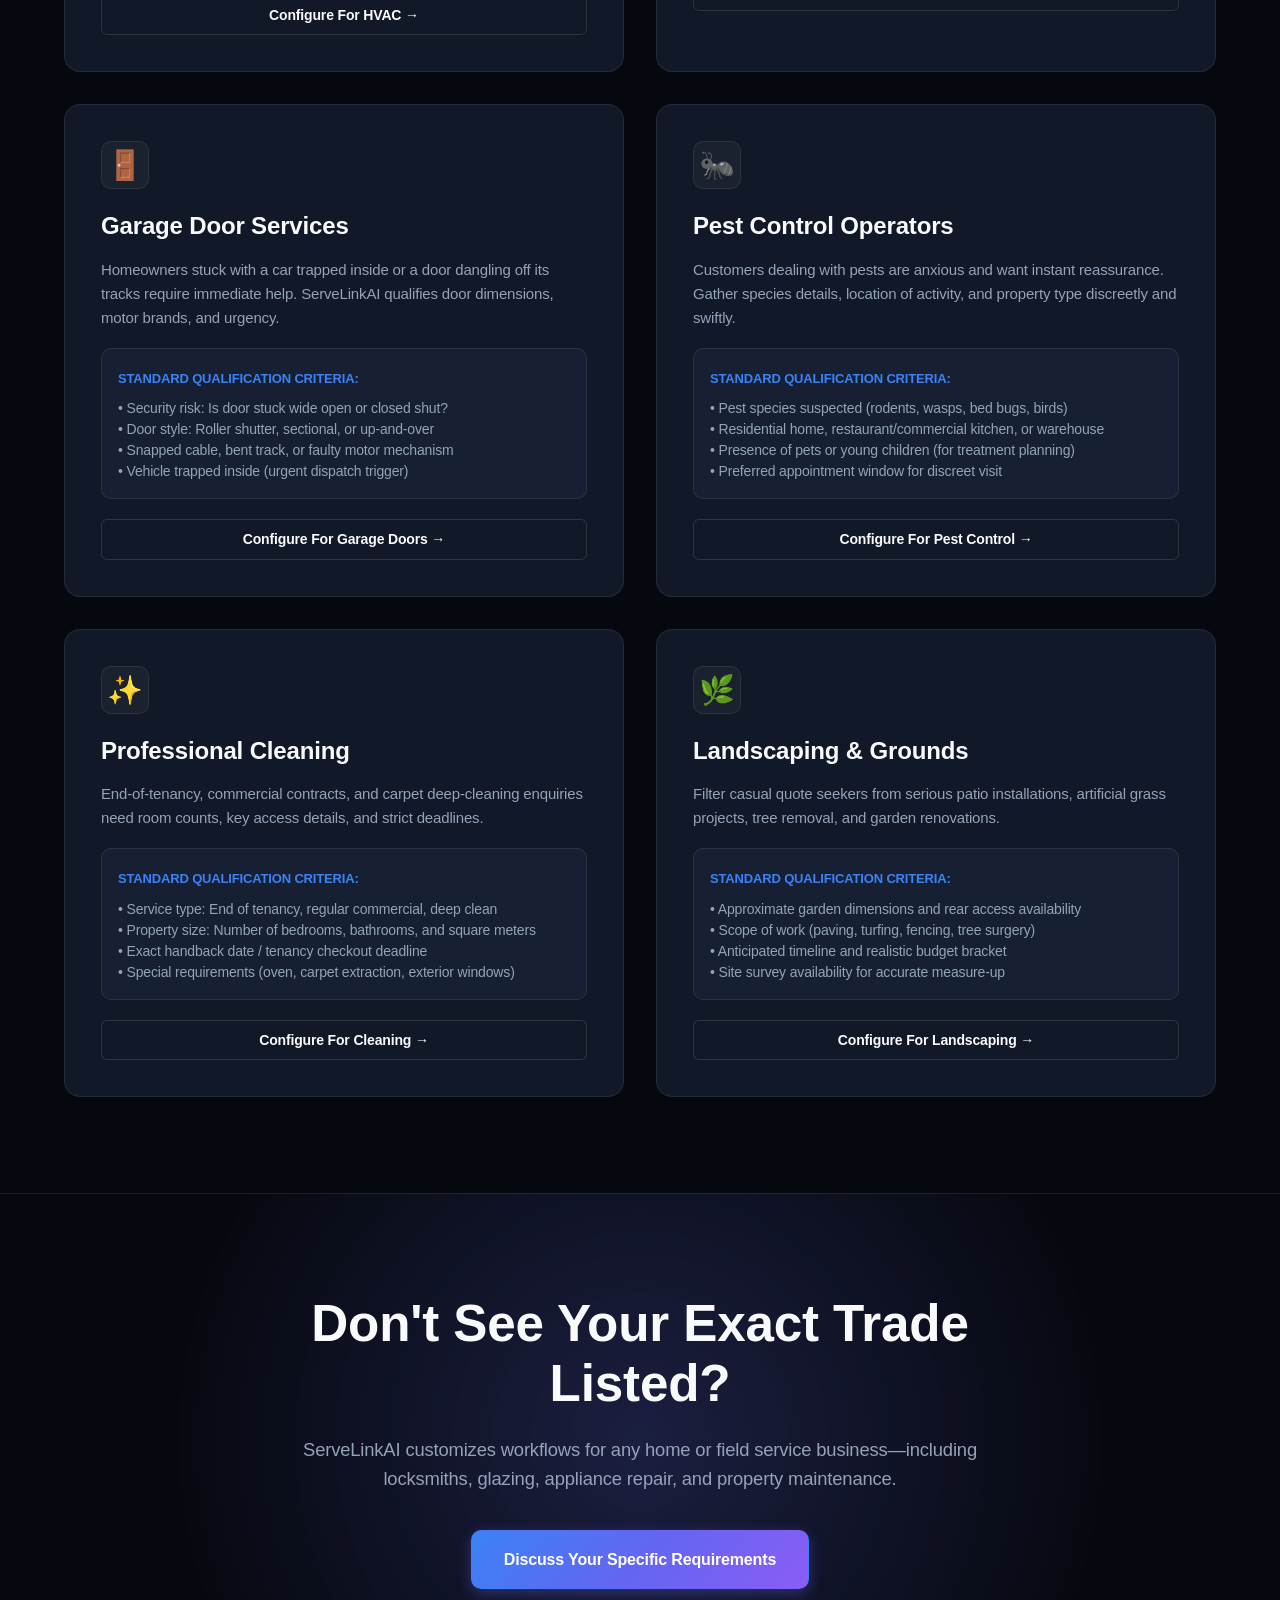
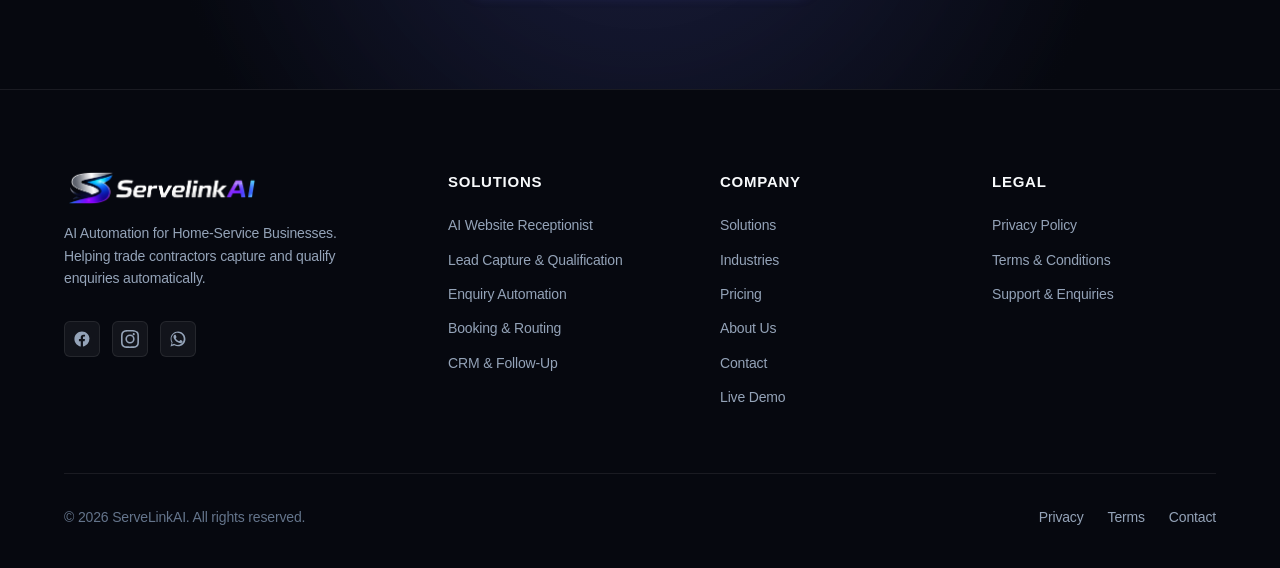
<file: industries.html>
<!DOCTYPE html>
<html lang="en">
<head>
  <meta charset="UTF-8">
  <meta name="viewport" content="width=device-width, initial-scale=1.0">
  <title>Industries We Serve | ServeLinkAI - AI Automation for Home-Service Businesses</title>
  <meta name="description" content="AI Website Receptionists and lead qualification tailored for plumbers, electricians, HVAC contractors, roofers, pest control, cleaners, and landscaping professionals.">
  <link rel="canonical" href="https://www.servelinkai.com/industries.html">
  <link rel="icon" type="image/svg+xml" href="assets/favicon/favicon.svg">

  <!-- Open Graph -->
  <meta property="og:type" content="website">
  <meta property="og:url" content="https://www.servelinkai.com/industries.html">
  <meta property="og:title" content="Industries We Serve | ServeLinkAI - AI Automation for Home-Service Businesses">
  <meta property="og:description" content="AI qualification configured specifically for your trade. Stop chasing vague enquiries and capture high-value jobs automatically.">
  <meta property="og:image" content="https://www.servelinkai.com/assets/images/servelinkai-logo.png">

  <!-- Twitter / X -->
  <meta name="twitter:card" content="summary_large_image">
  <meta name="twitter:title" content="Industries We Serve | ServeLinkAI - AI Automation for Home-Service Businesses">
  <meta name="twitter:description" content="AI qualification configured specifically for your trade. Stop chasing vague enquiries and capture high-value jobs automatically.">
  <meta name="twitter:image" content="https://www.servelinkai.com/assets/images/servelinkai-logo.png">

  <!-- Stylesheets -->
  <link rel="stylesheet" href="css/style.css">
  <link rel="stylesheet" href="css/responsive.css">
  <link rel="stylesheet" href="css/animations.css">
</head>
<body>
  <a href="#main-content" class="skip-to-content">Skip to main content</a>

  <!-- Header -->
  <header class="site-header" role="banner">
    <div class="container nav-container">
      <a href="index.html" class="brand-link" aria-label="ServeLinkAI Homepage">
        <img src="assets/images/servelinkai-logo.png" alt="ServeLinkAI Logo" class="brand-logo" width="180" height="38">
      </a>

      <button type="button" class="nav-toggle" aria-label="Toggle navigation menu" aria-expanded="false" aria-controls="primary-nav">
        <span></span>
        <span></span>
        <span></span>
      </button>

      <nav id="primary-nav" class="nav-menu" role="navigation" aria-label="Main Navigation">
        <ul class="nav-list">
          <li><a href="solutions.html" class="nav-link">Solutions</a></li>
          <li><a href="industries.html" class="nav-link active">Industries</a></li>
          <li><a href="pricing.html" class="nav-link">Pricing</a></li>
          <li><a href="about.html" class="nav-link">About</a></li>
          <li><a href="contact.html" class="nav-link">Contact</a></li>
        </ul>
        <div class="nav-cta-wrap">
          <a href="demo.html" class="btn btn-primary btn-sm">See Live Demo</a>
        </div>
      </nav>
      <div class="nav-backdrop" aria-hidden="true"></div>
    </div>
  </header>

  <main id="main-content">
    <!-- Hero -->
    <section class="section" style="padding-top: calc(var(--header-height) + 40px); text-align: center;">
      <div class="container container-narrow">
        <span class="section-tag">Home-Service Specialization</span>
        <h1 class="section-title">AI Triage Configured For Your Exact Trade</h1>
        <p class="section-subtitle">
          An emergency plumber needs to know if water is actively gushing; an electrician needs to know if a fuse board is tripping; a roofer needs to know if tiles are loose. We build trade-specific triage rules that ask the right questions every single time.
        </p>
      </div>
    </section>

    <!-- Industry Sections -->
    <section class="section section-alt">
      <div class="container">
        <div class="problem-grid" style="grid-template-columns: repeat(2, 1fr); gap: 32px;">
          <!-- 1. Plumbing -->
          <div class="problem-card" style="padding: 36px;">
            <div class="industry-icon-box" style="font-size: 1.8rem;">🔧</div>
            <h2 style="font-size: 1.5rem; font-weight: 800; margin-bottom: 12px;">Plumbing &amp; Drainage</h2>
            <p style="color: var(--text-secondary); margin-bottom: 18px;">
              Plumbing inquiries range from catastrophic burst pipes to routine tap replacements. ServeLinkAI triages active leaks immediately and secures emergency callouts.
            </p>
            <div style="background: var(--bg-card-alt); padding: 16px; border-radius: var(--radius-md); border: 1px solid var(--border-subtle); margin-bottom: 20px;">
              <strong style="font-size: 0.8125rem; color: var(--brand-blue); text-transform: uppercase;">Standard Qualification Criteria:</strong>
              <ul style="font-size: 0.875rem; color: var(--text-secondary); margin-top: 8px; line-height: 1.5;">
                <li>• Is water actively leaking or isolated at the stopcock?</li>
                <li>• Exact postcode to confirm engineer route</li>
                <li>• Emergency callout rate acknowledgement</li>
                <li>• Photos or video upload instructions</li>
              </ul>
            </div>
            <a href="contact.html?industry=plumbing" class="btn btn-outline btn-sm">Configure For Plumbing →</a>
          </div>

          <!-- 2. Electrical -->
          <div class="problem-card" style="padding: 36px;">
            <div class="industry-icon-box" style="font-size: 1.8rem;">⚡</div>
            <h2 style="font-size: 1.5rem; font-weight: 800; margin-bottom: 12px;">Electrical Contractors</h2>
            <p style="color: var(--text-secondary); margin-bottom: 18px;">
              Filter out tire-kickers for consumer unit replacements, rewires, and EV charger installs while instantly escalating total power outages and burning odors.
            </p>
            <div style="background: var(--bg-card-alt); padding: 16px; border-radius: var(--radius-md); border: 1px solid var(--border-subtle); margin-bottom: 20px;">
              <strong style="font-size: 0.8125rem; color: var(--brand-blue); text-transform: uppercase;">Standard Qualification Criteria:</strong>
              <ul style="font-size: 0.875rem; color: var(--text-secondary); margin-top: 8px; line-height: 1.5;">
                <li>• Safety check: Any sparking, burning smell, or exposed wires?</li>
                <li>• Is whole property without power or single circuit tripped?</li>
                <li>• Residential vs commercial tenancy setup</li>
                <li>• EV charger distance to primary consumer unit</li>
              </ul>
            </div>
            <a href="contact.html?industry=electrical" class="btn btn-outline btn-sm">Configure For Electrical →</a>
          </div>

          <!-- 3. HVAC / Heating & Cooling -->
          <div class="problem-card" style="padding: 36px;">
            <div class="industry-icon-box" style="font-size: 1.8rem;">❄️</div>
            <h2 style="font-size: 1.5rem; font-weight: 800; margin-bottom: 12px;">HVAC &amp; Heating Engineers</h2>
            <p style="color: var(--text-secondary); margin-bottom: 18px;">
              Peak heating breakdowns in winter and AC failures in summer generate massive spikes in website traffic. ServeLinkAI captures every job while your engineers are on the road.
            </p>
            <div style="background: var(--bg-card-alt); padding: 16px; border-radius: var(--radius-md); border: 1px solid var(--border-subtle); margin-bottom: 20px;">
              <strong style="font-size: 0.8125rem; color: var(--brand-blue); text-transform: uppercase;">Standard Qualification Criteria:</strong>
              <ul style="font-size: 0.875rem; color: var(--text-secondary); margin-top: 8px; line-height: 1.5;">
                <li>• Boiler / Heat Pump / AC unit brand and display error code</li>
                <li>• Total loss of heat in freezing temperatures (priority triage)</li>
                <li>• Property occupancy notes (elderly, infants, commercial)</li>
                <li>• System age and service history</li>
              </ul>
            </div>
            <a href="contact.html?industry=hvac" class="btn btn-outline btn-sm">Configure For HVAC →</a>
          </div>

          <!-- 4. Roofing -->
          <div class="problem-card" style="padding: 36px;">
            <div class="industry-icon-box" style="font-size: 1.8rem;">🏠</div>
            <h2 style="font-size: 1.5rem; font-weight: 800; margin-bottom: 12px;">Roofing Contractors</h2>
            <p style="color: var(--text-secondary); margin-bottom: 18px;">
              Qualify storm damage claims, flat roof replacements, gutter repairs, and chimney repointing without having to visit unviable or out-of-budget jobs.
            </p>
            <div style="background: var(--bg-card-alt); padding: 16px; border-radius: var(--radius-md); border: 1px solid var(--border-subtle); margin-bottom: 20px;">
              <strong style="font-size: 0.8125rem; color: var(--brand-blue); text-transform: uppercase;">Standard Qualification Criteria:</strong>
              <ul style="font-size: 0.875rem; color: var(--text-secondary); margin-top: 8px; line-height: 1.5;">
                <li>• Property height (single storey, 2-storey, 3+ storeys for scaffolding)</li>
                <li>• Is rainwater actively entering the living space?</li>
                <li>• Approximate age and roof type (slate, tile, felt, rubber)</li>
                <li>• Photos of internal damp or external damage</li>
              </ul>
            </div>
            <a href="contact.html?industry=roofing" class="btn btn-outline btn-sm">Configure For Roofing →</a>
          </div>

          <!-- 5. Garage Door Services -->
          <div class="problem-card" style="padding: 36px;">
            <div class="industry-icon-box" style="font-size: 1.8rem;">🚪</div>
            <h2 style="font-size: 1.5rem; font-weight: 800; margin-bottom: 12px;">Garage Door Services</h2>
            <p style="color: var(--text-secondary); margin-bottom: 18px;">
              Homeowners stuck with a car trapped inside or a door dangling off its tracks require immediate help. ServeLinkAI qualifies door dimensions, motor brands, and urgency.
            </p>
            <div style="background: var(--bg-card-alt); padding: 16px; border-radius: var(--radius-md); border: 1px solid var(--border-subtle); margin-bottom: 20px;">
              <strong style="font-size: 0.8125rem; color: var(--brand-blue); text-transform: uppercase;">Standard Qualification Criteria:</strong>
              <ul style="font-size: 0.875rem; color: var(--text-secondary); margin-top: 8px; line-height: 1.5;">
                <li>• Security risk: Is door stuck wide open or closed shut?</li>
                <li>• Door style: Roller shutter, sectional, or up-and-over</li>
                <li>• Snapped cable, bent track, or faulty motor mechanism</li>
                <li>• Vehicle trapped inside (urgent dispatch trigger)</li>
              </ul>
            </div>
            <a href="contact.html?industry=garagedoors" class="btn btn-outline btn-sm">Configure For Garage Doors →</a>
          </div>

          <!-- 6. Pest Control -->
          <div class="problem-card" style="padding: 36px;">
            <div class="industry-icon-box" style="font-size: 1.8rem;">🐜</div>
            <h2 style="font-size: 1.5rem; font-weight: 800; margin-bottom: 12px;">Pest Control Operators</h2>
            <p style="color: var(--text-secondary); margin-bottom: 18px;">
              Customers dealing with pests are anxious and want instant reassurance. Gather species details, location of activity, and property type discreetly and swiftly.
            </p>
            <div style="background: var(--bg-card-alt); padding: 16px; border-radius: var(--radius-md); border: 1px solid var(--border-subtle); margin-bottom: 20px;">
              <strong style="font-size: 0.8125rem; color: var(--brand-blue); text-transform: uppercase;">Standard Qualification Criteria:</strong>
              <ul style="font-size: 0.875rem; color: var(--text-secondary); margin-top: 8px; line-height: 1.5;">
                <li>• Pest species suspected (rodents, wasps, bed bugs, birds)</li>
                <li>• Residential home, restaurant/commercial kitchen, or warehouse</li>
                <li>• Presence of pets or young children (for treatment planning)</li>
                <li>• Preferred appointment window for discreet visit</li>
              </ul>
            </div>
            <a href="contact.html?industry=pestcontrol" class="btn btn-outline btn-sm">Configure For Pest Control →</a>
          </div>

          <!-- 7. Cleaning Companies -->
          <div class="problem-card" style="padding: 36px;">
            <div class="industry-icon-box" style="font-size: 1.8rem;">✨</div>
            <h2 style="font-size: 1.5rem; font-weight: 800; margin-bottom: 12px;">Professional Cleaning</h2>
            <p style="color: var(--text-secondary); margin-bottom: 18px;">
              End-of-tenancy, commercial contracts, and carpet deep-cleaning enquiries need room counts, key access details, and strict deadlines.
            </p>
            <div style="background: var(--bg-card-alt); padding: 16px; border-radius: var(--radius-md); border: 1px solid var(--border-subtle); margin-bottom: 20px;">
              <strong style="font-size: 0.8125rem; color: var(--brand-blue); text-transform: uppercase;">Standard Qualification Criteria:</strong>
              <ul style="font-size: 0.875rem; color: var(--text-secondary); margin-top: 8px; line-height: 1.5;">
                <li>• Service type: End of tenancy, regular commercial, deep clean</li>
                <li>• Property size: Number of bedrooms, bathrooms, and square meters</li>
                <li>• Exact handback date / tenancy checkout deadline</li>
                <li>• Special requirements (oven, carpet extraction, exterior windows)</li>
              </ul>
            </div>
            <a href="contact.html?industry=cleaning" class="btn btn-outline btn-sm">Configure For Cleaning →</a>
          </div>

          <!-- 8. Landscaping & Tree Services -->
          <div class="problem-card" style="padding: 36px;">
            <div class="industry-icon-box" style="font-size: 1.8rem;">🌿</div>
            <h2 style="font-size: 1.5rem; font-weight: 800; margin-bottom: 12px;">Landscaping &amp; Grounds</h2>
            <p style="color: var(--text-secondary); margin-bottom: 18px;">
              Filter casual quote seekers from serious patio installations, artificial grass projects, tree removal, and garden renovations.
            </p>
            <div style="background: var(--bg-card-alt); padding: 16px; border-radius: var(--radius-md); border: 1px solid var(--border-subtle); margin-bottom: 20px;">
              <strong style="font-size: 0.8125rem; color: var(--brand-blue); text-transform: uppercase;">Standard Qualification Criteria:</strong>
              <ul style="font-size: 0.875rem; color: var(--text-secondary); margin-top: 8px; line-height: 1.5;">
                <li>• Approximate garden dimensions and rear access availability</li>
                <li>• Scope of work (paving, turfing, fencing, tree surgery)</li>
                <li>• Anticipated timeline and realistic budget bracket</li>
                <li>• Site survey availability for accurate measure-up</li>
              </ul>
            </div>
            <a href="contact.html?industry=landscaping" class="btn btn-outline btn-sm">Configure For Landscaping →</a>
          </div>
        </div>
      </div>
    </section>

    <!-- Bottom CTA -->
    <section class="final-cta-section">
      <div class="container final-cta-box">
        <h2 class="final-cta-title">Don't See Your Exact Trade Listed?</h2>
        <p class="final-cta-desc">
          ServeLinkAI customizes workflows for any home or field service business—including locksmiths, glazing, appliance repair, and property maintenance.
        </p>
        <div class="final-cta-actions">
          <a href="contact.html" class="btn btn-primary btn-lg">Discuss Your Specific Requirements</a>
        </div>
      </div>
    </section>
  </main>

  <!-- Footer -->
  <footer class="site-footer" role="contentinfo">
    <div class="container">
      <div class="footer-top-grid">
        <div class="footer-brand-wrap">
          <a href="index.html" aria-label="ServeLinkAI Home">
            <img src="assets/images/servelinkai-logo.png" alt="ServeLinkAI Logo" class="footer-brand-logo" width="160" height="34">
          </a>
          <p class="footer-tagline">
            AI Automation for Home-Service Businesses. Helping trade contractors capture and qualify enquiries automatically.
          </p>
          <div class="footer-socials">
            <a href="https://www.facebook.com/profile.php?id=61577540101651" class="social-icon-btn" aria-label="Facebook" target="_blank" rel="noopener noreferrer">
              <svg viewBox="0 0 24 24" width="18" height="18" fill="currentColor" aria-hidden="true"><path d="M22 12.06C22 6.48 17.52 2 11.94 2 6.36 2 1.88 6.48 1.88 12.06c0 5.02 3.66 9.18 8.44 9.94v-7.03H7.9v-2.91h2.42V9.91c0-2.39 1.42-3.71 3.6-3.71 1.04 0 2.13.19 2.13.19v2.34h-1.2c-1.18 0-1.55.73-1.55 1.48v1.78h2.64l-.42 2.91h-2.22V22c4.78-.76 8.44-4.92 8.44-9.94z"/></svg>
            </a>
            <a href="https://www.instagram.com/ah.raad.124/" class="social-icon-btn" aria-label="Instagram" target="_blank" rel="noopener noreferrer">
              <svg viewBox="0 0 24 24" width="18" height="18" fill="currentColor" aria-hidden="true"><path d="M12 2.16c3.2 0 3.58.01 4.85.07 1.17.05 1.8.25 2.23.41.56.22.96.48 1.38.9.42.42.68.82.9 1.38.16.42.36 1.06.41 2.23.06 1.27.07 1.65.07 4.85s-.01 3.58-.07 4.85c-.05 1.17-.25 1.8-.41 2.23-.22.56-.48.96-.9 1.38-.42.42-.82.68-1.38.9-.42.16-1.06.36-2.23.41-1.27.06-1.65.07-4.85.07s-3.58-.01-4.85-.07c-1.17-.05-1.8-.25-2.23-.41-.56-.22-.96-.48-1.38-.9-.42-.42-.68-.82-.9-1.38-.16-.42-.36-1.06-.41-2.23-.06-1.27-.07-1.65-.07-4.85s.01-3.58.07-4.85c.05-1.17.25-1.8.41-2.23.22-.56.48-.96.9-1.38.42-.42.82-.68 1.38-.9.42-.16 1.06-.36 2.23-.41 1.27-.06 1.65-.07 4.85-.07M12 0C8.74 0 8.33.01 7.05.07 5.78.13 4.9.33 4.14.63c-.79.31-1.46.72-2.13 1.38C1.35 2.68.94 3.35.63 4.14.33 4.9.13 5.78.07 7.05.01 8.33 0 8.74 0 12s.01 3.67.07 4.95c.06 1.27.26 2.15.56 2.91.31.79.72 1.46 1.38 2.13.67.66 1.34 1.07 2.13 1.38.76.3 1.64.5 2.91.56C8.33 23.99 8.74 24 12 24s3.67-.01 4.95-.07c1.27-.06 2.15-.26 2.91-.56.79-.31 1.46-.72 2.13-1.38.66-.67 1.07-1.34 1.38-2.13.3-.76.5-1.64.56-2.91.06-1.28.07-1.69.07-4.95s-.01-3.67-.07-4.95c-.06-1.27-.26-2.15-.56-2.91-.31-.79-.72-1.46-1.38-2.13C20.32 1.35 19.65.94 18.86.63c-.76-.3-1.64-.5-2.91-.56C15.67.01 15.26 0 12 0zm0 5.84A6.16 6.16 0 1 0 18.16 12 6.16 6.16 0 0 0 12 5.84zm0 10.16A4 4 0 1 1 16 12a4 4 0 0 1-4 4zm6.41-10.4a1.44 1.44 0 1 1-1.44-1.44 1.44 1.44 0 0 1 1.44 1.44z"/></svg>
            </a>
            <a href="https://wa.me/8801783889722" class="social-icon-btn" aria-label="WhatsApp" target="_blank" rel="noopener noreferrer">
              <svg viewBox="0 0 24 24" width="18" height="18" fill="currentColor" aria-hidden="true"><path d="M17.47 14.38c-.3-.15-1.76-.87-2.03-.97-.27-.1-.47-.15-.67.15-.2.3-.77.97-.94 1.17-.17.2-.35.22-.65.07-.3-.15-1.26-.46-2.4-1.48-.89-.79-1.48-1.76-1.66-2.06-.17-.3-.02-.46.13-.61.14-.14.3-.35.45-.52.15-.17.2-.3.3-.5.1-.2.05-.37-.02-.52-.07-.15-.67-1.61-.91-2.21-.24-.58-.49-.5-.67-.51-.17-.01-.37-.01-.57-.01-.2 0-.52.07-.8.37-.27.3-1.04 1.02-1.04 2.48 0 1.46 1.07 2.87 1.22 3.07.15.2 2.1 3.2 5.08 4.49.71.31 1.26.49 1.69.63.71.23 1.36.2 1.87.12.57-.08 1.76-.72 2.01-1.42.25-.7.25-1.29.17-1.42-.07-.12-.27-.2-.57-.35z"/><path d="M12.04 2C6.58 2 2.13 6.45 2.13 11.91c0 1.87.5 3.62 1.44 5.13L2 22l5.1-1.53a9.87 9.87 0 0 0 4.94 1.33h.01c5.46 0 9.9-4.45 9.9-9.9S17.5 2 12.04 2zm0 17.93h-.01c-1.68 0-3.33-.45-4.77-1.3l-.34-.2-3.03.91.92-2.95-.22-.35a8.1 8.1 0 0 1-1.24-4.33c0-4.48 3.65-8.13 8.14-8.13a8.1 8.1 0 0 1 5.75 2.38 8.07 8.07 0 0 1 2.38 5.75c0 4.49-3.65 8.22-8.14 8.22z"/></svg>
            </a>
          </div>
        </div>

        <div>
          <h4 class="footer-heading">Solutions</h4>
          <ul class="footer-nav-list">
            <li><a href="solutions.html#receptionist" class="footer-nav-link">AI Website Receptionist</a></li>
            <li><a href="solutions.html#qualification" class="footer-nav-link">Lead Capture &amp; Qualification</a></li>
            <li><a href="solutions.html#enquiry-automation" class="footer-nav-link">Enquiry Automation</a></li>
            <li><a href="solutions.html#booking-routing" class="footer-nav-link">Booking &amp; Routing</a></li>
            <li><a href="solutions.html#crm-followup" class="footer-nav-link">CRM &amp; Follow-Up</a></li>
          </ul>
        </div>

        <div>
          <h4 class="footer-heading">Company</h4>
          <ul class="footer-nav-list">
            <li><a href="solutions.html" class="footer-nav-link">Solutions</a></li>
            <li><a href="industries.html" class="footer-nav-link">Industries</a></li>
            <li><a href="pricing.html" class="footer-nav-link">Pricing</a></li>
            <li><a href="about.html" class="footer-nav-link">About Us</a></li>
            <li><a href="contact.html" class="footer-nav-link">Contact</a></li>
            <li><a href="demo.html" class="footer-nav-link">Live Demo</a></li>
          </ul>
        </div>

        <div>
          <h4 class="footer-heading">Legal</h4>
          <ul class="footer-nav-list">
            <li><a href="privacy.html" class="footer-nav-link">Privacy Policy</a></li>
            <li><a href="terms.html" class="footer-nav-link">Terms &amp; Conditions</a></li>
            <li><a href="contact.html" class="footer-nav-link">Support &amp; Enquiries</a></li>
          </ul>
        </div>
      </div>

      <div class="footer-bottom">
        <p>&copy; <span class="current-year">2026</span> ServeLinkAI. All rights reserved.</p>
        <div class="footer-bottom-links">
          <a href="privacy.html" class="footer-nav-link">Privacy</a>
          <a href="terms.html" class="footer-nav-link">Terms</a>
          <a href="contact.html" class="footer-nav-link">Contact</a>
        </div>
      </div>
    </div>
  </footer>

  <script src="js/config.js"></script>
  <script src="js/supabase.js"></script>
  <script src="js/navigation.js"></script>
  <script src="js/main.js"></script>
  <script> window.chtlConfig = { chatbotId: "3628867818" } </script>
<script async data-id="3628867818" id="chtl-script" type="text/javascript" src="https://chatling.ai/js/embed.js"></script>
</body>
</html>
</file>
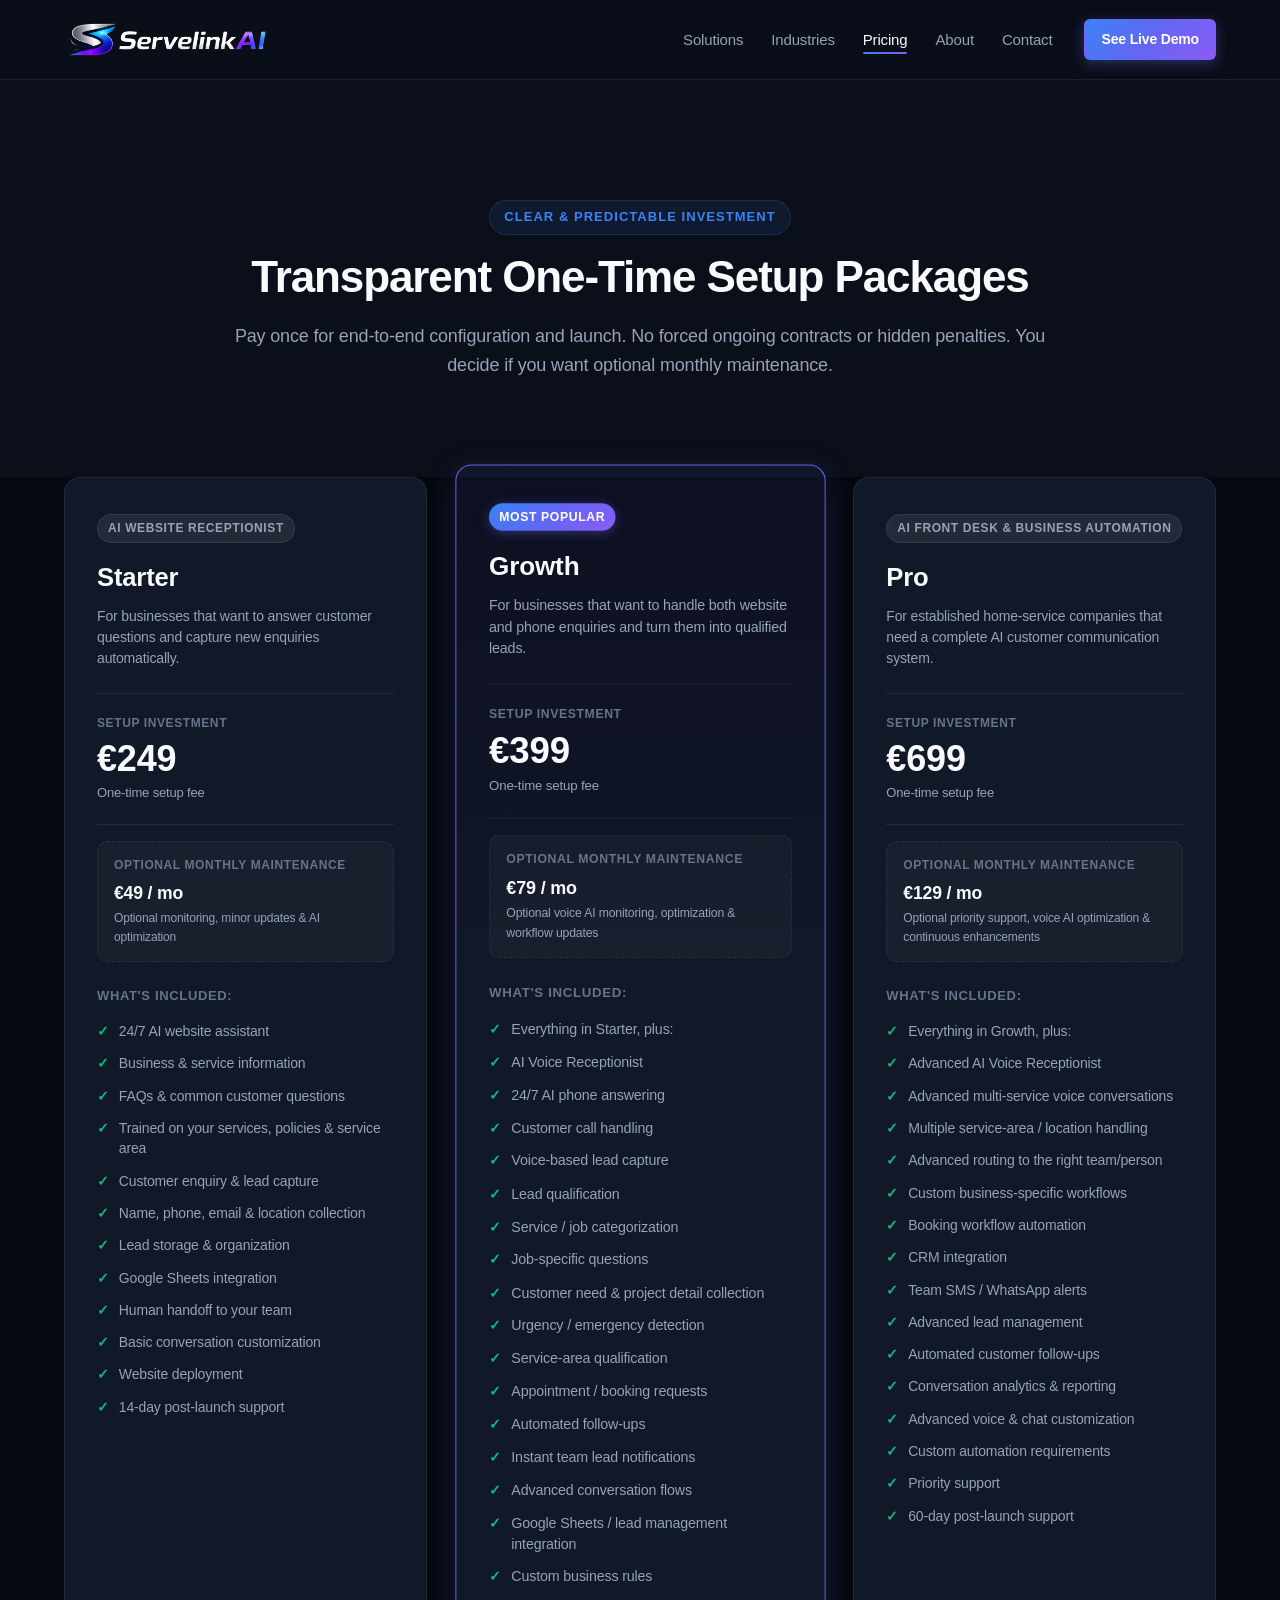
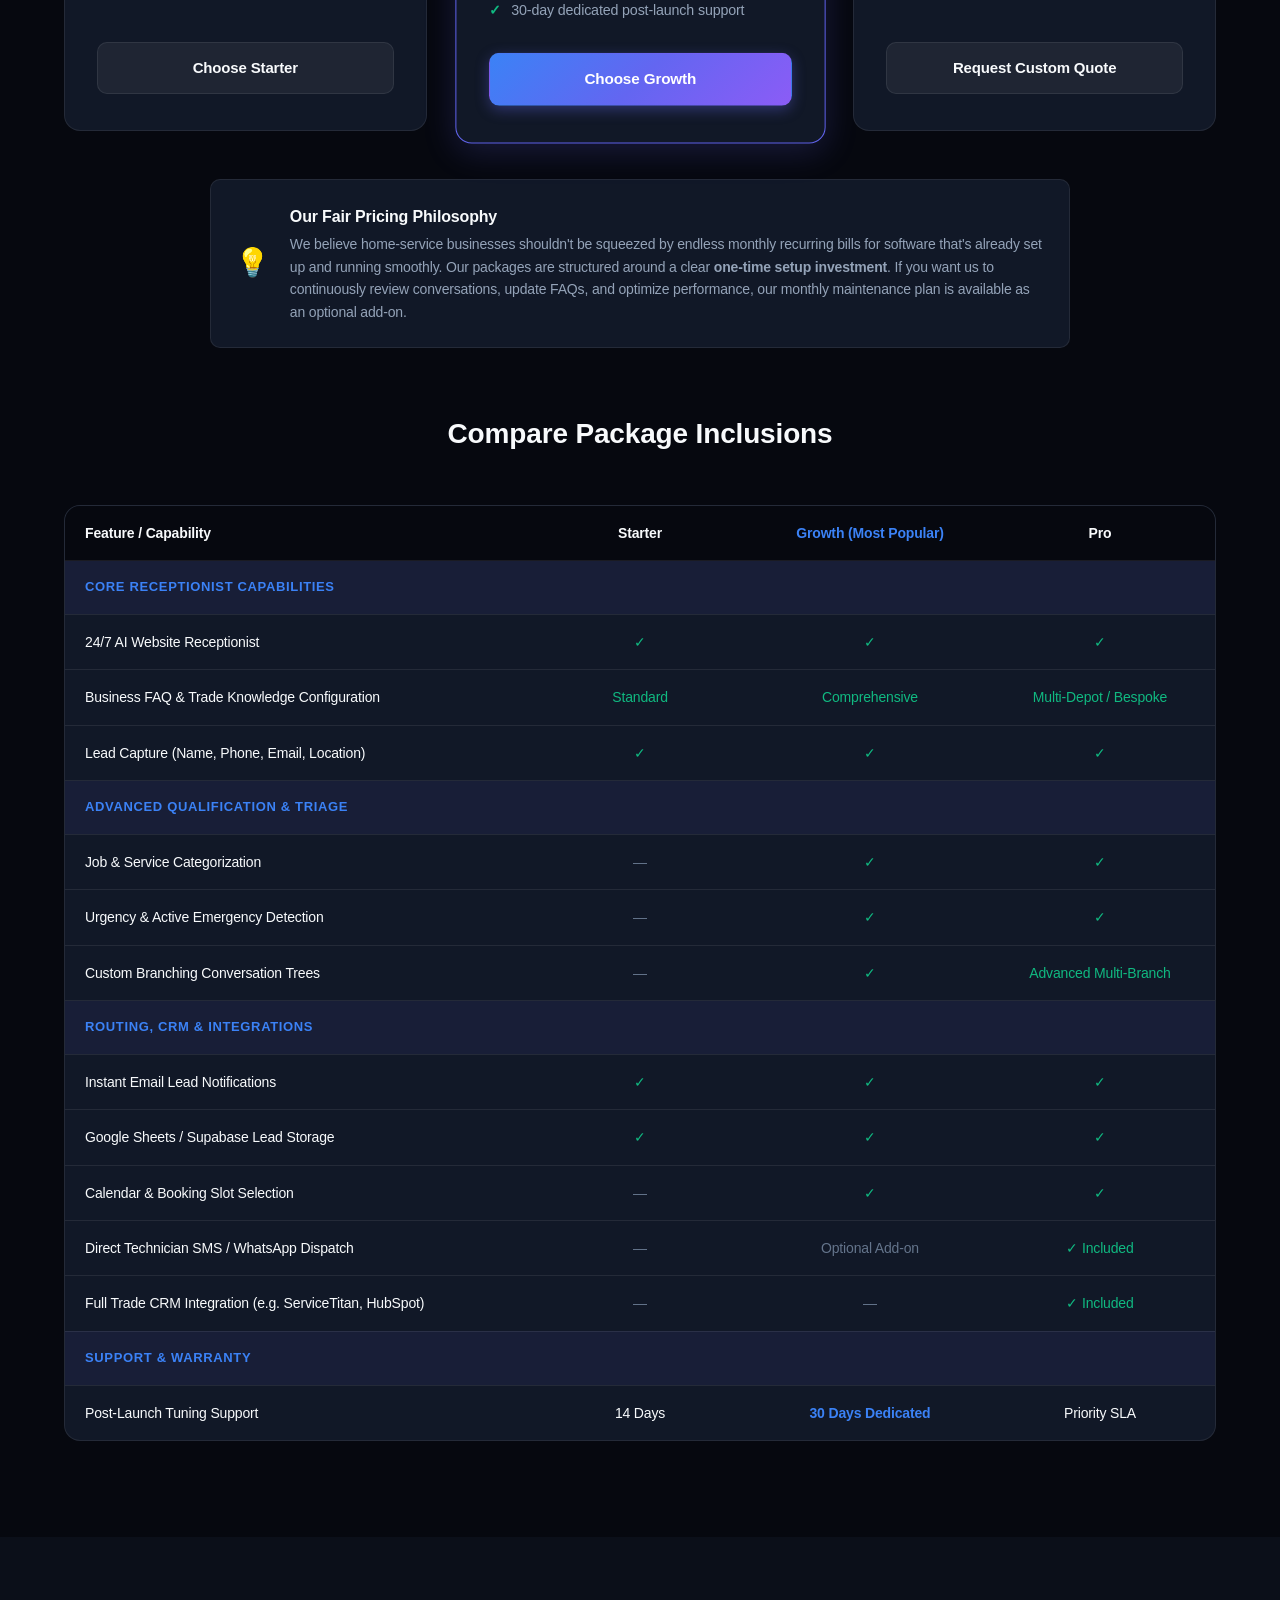
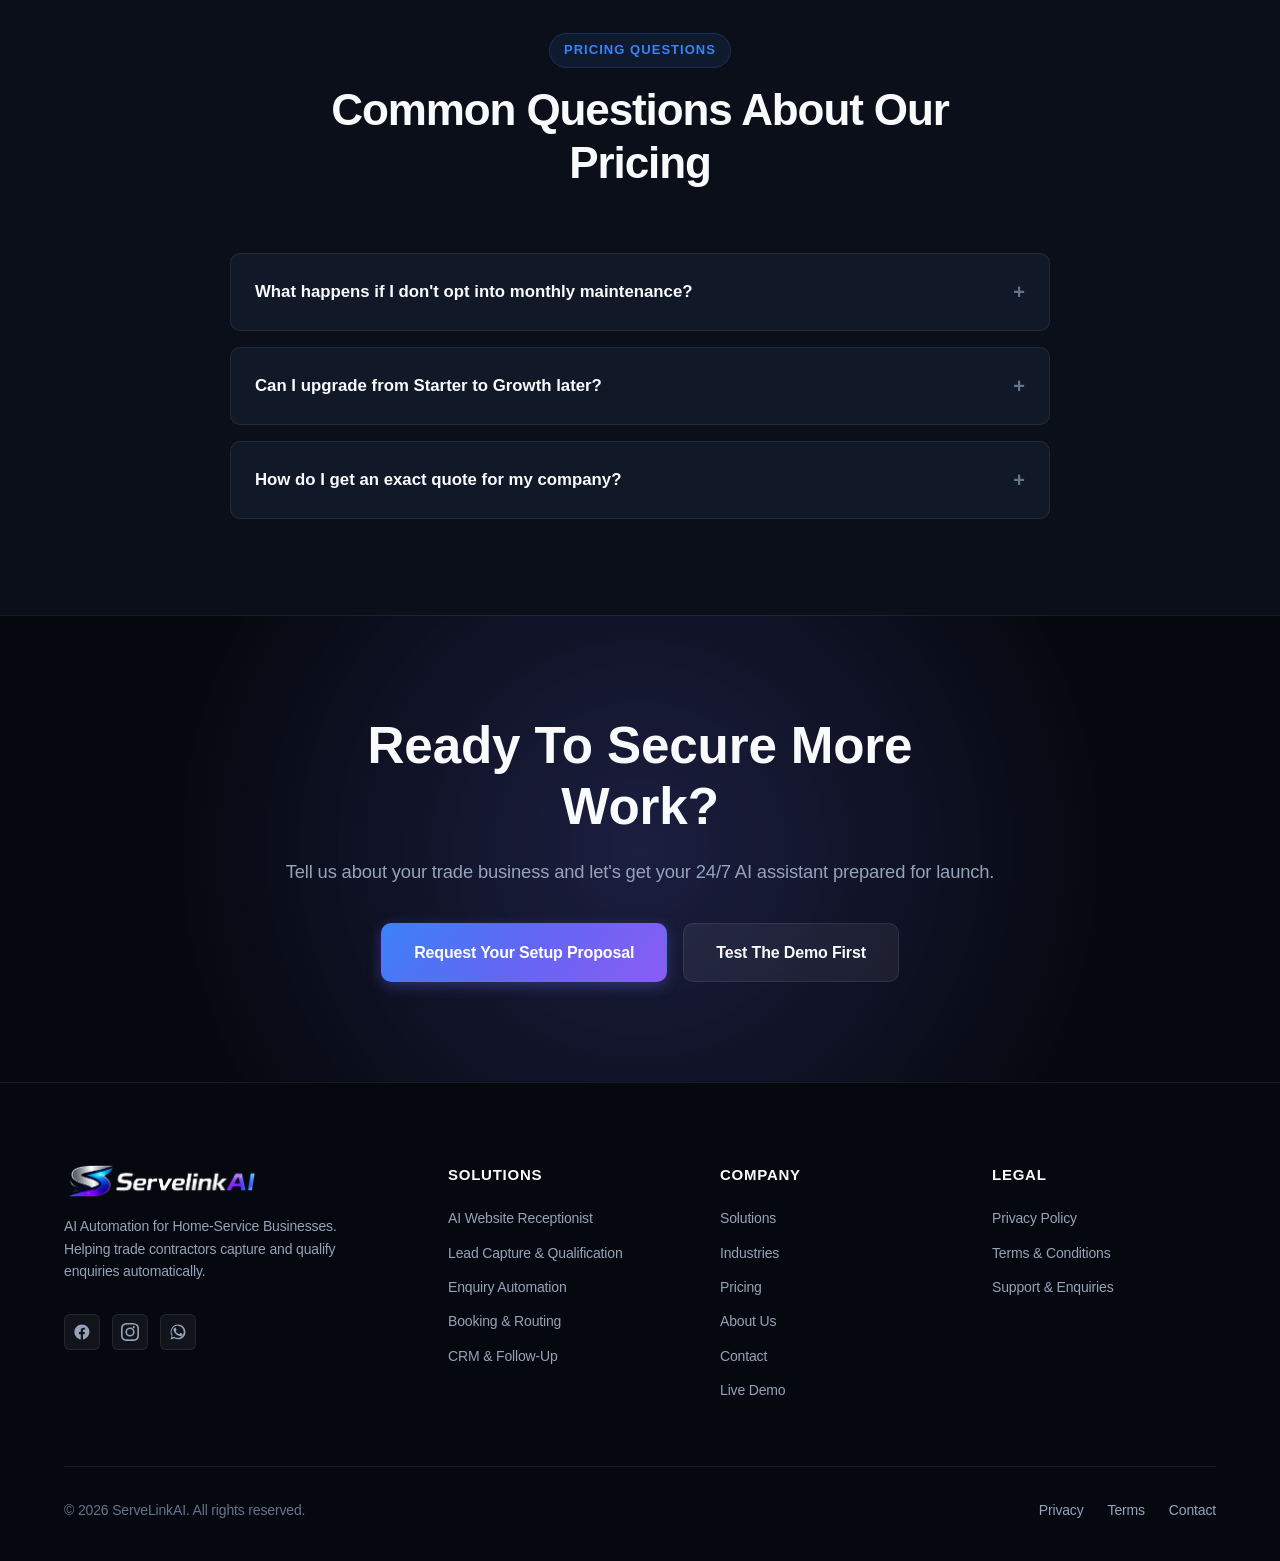
<file: pricing.html>
<!DOCTYPE html>
<html lang="en">
<head>
  <meta charset="UTF-8">
  <meta name="viewport" content="width=device-width, initial-scale=1.0">
  <title>Pricing & Packages | ServeLinkAI - Transparent One-Time Setup</title>
  <meta name="description" content="Transparent, predictable pricing for home-service AI automation. One-time setup fee with optional monthly maintenance. No forced recurring subscriptions.">
  <link rel="canonical" href="https://www.servelinkai.com/pricing.html">
  <link rel="icon" type="image/svg+xml" href="assets/favicon/favicon.svg">

  <!-- Open Graph -->
  <meta property="og:type" content="website">
  <meta property="og:url" content="https://www.servelinkai.com/pricing.html">
  <meta property="og:title" content="Pricing & Packages | ServeLinkAI - Transparent One-Time Setup">
  <meta property="og:description" content="One-time setup with optional maintenance. Own your automated reception system without being trapped in monthly subscription fees.">
  <meta property="og:image" content="https://www.servelinkai.com/assets/images/servelinkai-logo.png">

  <!-- Twitter / X -->
  <meta name="twitter:card" content="summary_large_image">
  <meta name="twitter:title" content="Pricing & Packages | ServeLinkAI - Transparent One-Time Setup">
  <meta name="twitter:description" content="One-time setup with optional maintenance. Own your automated reception system without being trapped in monthly subscription fees.">
  <meta name="twitter:image" content="https://www.servelinkai.com/assets/images/servelinkai-logo.png">

  <!-- Stylesheets -->
  <link rel="stylesheet" href="css/style.css">
  <link rel="stylesheet" href="css/responsive.css">
  <link rel="stylesheet" href="css/animations.css">

  <!-- FAQPage Schema -->
  <script type="application/ld+json">
  {
    "@context": "https://schema.org",
    "@type": "FAQPage",
    "mainEntity": [
      {
        "@type": "Question",
        "name": "Why do you use a one-time setup model instead of mandatory subscriptions?",
        "acceptedAnswer": {
          "@type": "Answer",
          "text": "Trade contractors already carry enough recurring monthly software overheads. We believe you should own your automated assistant assets once built and tested. Monthly maintenance is strictly optional."
        }
      },
      {
        "@type": "Question",
        "name": "What does optional monthly maintenance cover?",
        "acceptedAnswer": {
          "@type": "Answer",
          "text": "Optional maintenance covers ongoing prompt optimization, adding new seasonal promotions or services, monitoring accuracy, and dedicated priority technical assistance."
        }
      },
      {
        "@type": "Question",
        "name": "Are there any hidden usage fees?",
        "acceptedAnswer": {
          "@type": "Answer",
          "text": "No. Our pricing is completely transparent. The one-time setup includes all standard deployment, testing, and initial launch support."
        }
      }
    ]
  }
  </script>
</head>
<body>
  <a href="#main-content" class="skip-to-content">Skip to main content</a>

  <!-- Header -->
  <header class="site-header" role="banner">
    <div class="container nav-container">
      <a href="index.html" class="brand-link" aria-label="ServeLinkAI Homepage">
        <img src="assets/images/servelinkai-logo.png" alt="ServeLinkAI Logo" class="brand-logo" width="180" height="38">
      </a>

      <button type="button" class="nav-toggle" aria-label="Toggle navigation menu" aria-expanded="false" aria-controls="primary-nav">
        <span></span>
        <span></span>
        <span></span>
      </button>

      <nav id="primary-nav" class="nav-menu" role="navigation" aria-label="Main Navigation">
        <ul class="nav-list">
          <li><a href="solutions.html" class="nav-link">Solutions</a></li>
          <li><a href="industries.html" class="nav-link">Industries</a></li>
          <li><a href="pricing.html" class="nav-link active">Pricing</a></li>
          <li><a href="about.html" class="nav-link">About</a></li>
          <li><a href="contact.html" class="nav-link">Contact</a></li>
        </ul>
        <div class="nav-cta-wrap">
          <a href="demo.html" class="btn btn-primary btn-sm">See Live Demo</a>
        </div>
      </nav>
      <div class="nav-backdrop" aria-hidden="true"></div>
    </div>
  </header>

  <main id="main-content">
    <!-- Pricing Hero -->
    <section class="section" style="padding-top: calc(var(--header-height) + 40px); text-align: center;">
      <div class="container container-narrow">
        <span class="section-tag">Clear &amp; Predictable Investment</span>
        <h1 class="section-title">Transparent One-Time Setup Packages</h1>
        <p class="section-subtitle">
          Pay once for end-to-end configuration and launch. No forced ongoing contracts or hidden penalties. You decide if you want optional monthly maintenance.
        </p>
      </div>
    </section>

    <!-- Pricing Cards Grid (Populated dynamically from js/config.js) -->
    <section class="section section-alt" style="padding-top: 0;">
      <div class="container">
        <div class="pricing-grid dynamic-pricing-container">
          <!-- Dynamically populated by js/main.js based on CONFIG.pricing.packages -->
        </div>

        <!-- Explanatory Banner on Setup Model -->
        <div class="pricing-model-note">
          <div class="note-icon" aria-hidden="true">💡</div>
          <div class="note-content">
            <h4>Our Fair Pricing Philosophy</h4>
            <p>
              We believe home-service businesses shouldn't be squeezed by endless monthly recurring bills for software that's already set up and running smoothly. Our packages are structured around a clear <strong>one-time setup investment</strong>. If you want us to continuously review conversations, update FAQs, and optimize performance, our monthly maintenance plan is available as an optional add-on.
            </p>
          </div>
        </div>

        <!-- Detailed Feature Comparison Table -->
        <div style="margin-top: 64px;">
          <h2 style="font-size: 1.75rem; font-weight: 800; text-align: center; margin-bottom: 24px;">Compare Package Inclusions</h2>
          <div class="comparison-table-wrap">
            <table class="comparison-table">
              <thead>
                <tr>
                  <th style="width: 40%;">Feature / Capability</th>
                  <th style="width: 20%; text-align: center;">Starter</th>
                  <th style="width: 20%; text-align: center; color: var(--brand-blue);">Growth (Most Popular)</th>
                  <th style="width: 20%; text-align: center;">Pro</th>
                </tr>
              </thead>
              <tbody>
                <tr class="table-category-row">
                  <th colspan="4">Core Receptionist Capabilities</th>
                </tr>
                <tr>
                  <td>24/7 AI Website Receptionist</td>
                  <td style="text-align: center; color: var(--status-success);">✓</td>
                  <td style="text-align: center; color: var(--status-success);">✓</td>
                  <td style="text-align: center; color: var(--status-success);">✓</td>
                </tr>
                <tr>
                  <td>Business FAQ &amp; Trade Knowledge Configuration</td>
                  <td style="text-align: center; color: var(--status-success);">Standard</td>
                  <td style="text-align: center; color: var(--status-success);">Comprehensive</td>
                  <td style="text-align: center; color: var(--status-success);">Multi-Depot / Bespoke</td>
                </tr>
                <tr>
                  <td>Lead Capture (Name, Phone, Email, Location)</td>
                  <td style="text-align: center; color: var(--status-success);">✓</td>
                  <td style="text-align: center; color: var(--status-success);">✓</td>
                  <td style="text-align: center; color: var(--status-success);">✓</td>
                </tr>
                <tr class="table-category-row">
                  <th colspan="4">Advanced Qualification &amp; Triage</th>
                </tr>
                <tr>
                  <td>Job &amp; Service Categorization</td>
                  <td style="text-align: center; color: var(--text-muted);">—</td>
                  <td style="text-align: center; color: var(--status-success);">✓</td>
                  <td style="text-align: center; color: var(--status-success);">✓</td>
                </tr>
                <tr>
                  <td>Urgency &amp; Active Emergency Detection</td>
                  <td style="text-align: center; color: var(--text-muted);">—</td>
                  <td style="text-align: center; color: var(--status-success);">✓</td>
                  <td style="text-align: center; color: var(--status-success);">✓</td>
                </tr>
                <tr>
                  <td>Custom Branching Conversation Trees</td>
                  <td style="text-align: center; color: var(--text-muted);">—</td>
                  <td style="text-align: center; color: var(--status-success);">✓</td>
                  <td style="text-align: center; color: var(--status-success);">Advanced Multi-Branch</td>
                </tr>
                <tr class="table-category-row">
                  <th colspan="4">Routing, CRM &amp; Integrations</th>
                </tr>
                <tr>
                  <td>Instant Email Lead Notifications</td>
                  <td style="text-align: center; color: var(--status-success);">✓</td>
                  <td style="text-align: center; color: var(--status-success);">✓</td>
                  <td style="text-align: center; color: var(--status-success);">✓</td>
                </tr>
                <tr>
                  <td>Google Sheets / Supabase Lead Storage</td>
                  <td style="text-align: center; color: var(--status-success);">✓</td>
                  <td style="text-align: center; color: var(--status-success);">✓</td>
                  <td style="text-align: center; color: var(--status-success);">✓</td>
                </tr>
                <tr>
                  <td>Calendar &amp; Booking Slot Selection</td>
                  <td style="text-align: center; color: var(--text-muted);">—</td>
                  <td style="text-align: center; color: var(--status-success);">✓</td>
                  <td style="text-align: center; color: var(--status-success);">✓</td>
                </tr>
                <tr>
                  <td>Direct Technician SMS / WhatsApp Dispatch</td>
                  <td style="text-align: center; color: var(--text-muted);">—</td>
                  <td style="text-align: center; color: var(--text-muted);">Optional Add-on</td>
                  <td style="text-align: center; color: var(--status-success);">✓ Included</td>
                </tr>
                <tr>
                  <td>Full Trade CRM Integration (e.g. ServiceTitan, HubSpot)</td>
                  <td style="text-align: center; color: var(--text-muted);">—</td>
                  <td style="text-align: center; color: var(--text-muted);">—</td>
                  <td style="text-align: center; color: var(--status-success);">✓ Included</td>
                </tr>
                <tr class="table-category-row">
                  <th colspan="4">Support &amp; Warranty</th>
                </tr>
                <tr>
                  <td>Post-Launch Tuning Support</td>
                  <td style="text-align: center;">14 Days</td>
                  <td style="text-align: center; font-weight: 700; color: var(--brand-blue);">30 Days Dedicated</td>
                  <td style="text-align: center;">Priority SLA</td>
                </tr>
              </tbody>
            </table>
          </div>
        </div>
      </div>
    </section>

    <!-- Pricing FAQ -->
    <section class="section" aria-labelledby="pricing-faq-title">
      <div class="container">
        <div class="section-header">
          <span class="section-tag">Pricing Questions</span>
          <h2 id="pricing-faq-title" class="section-title">Common Questions About Our Pricing</h2>
        </div>

        <div class="faq-accordion">
          <div class="faq-item">
            <button type="button" class="faq-question" aria-expanded="false">
              <span>What happens if I don't opt into monthly maintenance?</span>
              <span class="faq-icon" aria-hidden="true">+</span>
            </button>
            <div class="faq-answer">
              <div class="faq-answer-inner">
                Your AI receptionist continues working exactly as built. You own your setup. You are never forced to pay monthly retainers just to keep the system active.
              </div>
            </div>
          </div>

          <div class="faq-item">
            <button type="button" class="faq-question" aria-expanded="false">
              <span>Can I upgrade from Starter to Growth later?</span>
              <span class="faq-icon" aria-hidden="true">+</span>
            </button>
            <div class="faq-answer">
              <div class="faq-answer-inner">
                Yes. Many contractors start with Starter to establish automated baseline lead capture, then upgrade to Growth as their inbound enquiry volume grows to add automated calendar booking and emergency routing.
              </div>
            </div>
          </div>

          <div class="faq-item">
            <button type="button" class="faq-question" aria-expanded="false">
              <span>How do I get an exact quote for my company?</span>
              <span class="faq-icon" aria-hidden="true">+</span>
            </button>
            <div class="faq-answer">
              <div class="faq-answer-inner">
                Simply complete our short enquiry form with your website URL and trade details. We will assess your requirements and provide an itemized, fixed proposal with no surprises.
              </div>
            </div>
          </div>
        </div>
      </div>
    </section>

    <!-- Final CTA -->
    <section class="final-cta-section">
      <div class="container final-cta-box">
        <h2 class="final-cta-title">Ready To Secure More Work?</h2>
        <p class="final-cta-desc">
          Tell us about your trade business and let's get your 24/7 AI assistant prepared for launch.
        </p>
        <div class="final-cta-actions">
          <a href="contact.html" class="btn btn-primary btn-lg">Request Your Setup Proposal</a>
          <a href="demo.html" class="btn btn-secondary btn-lg">Test The Demo First</a>
        </div>
      </div>
    </section>
  </main>

  <!-- Footer -->
  <footer class="site-footer" role="contentinfo">
    <div class="container">
      <div class="footer-top-grid">
        <div class="footer-brand-wrap">
          <a href="index.html" aria-label="ServeLinkAI Home">
            <img src="assets/images/servelinkai-logo.png" alt="ServeLinkAI Logo" class="footer-brand-logo" width="160" height="34">
          </a>
          <p class="footer-tagline">
            AI Automation for Home-Service Businesses. Helping trade contractors capture and qualify enquiries automatically.
          </p>
          <div class="footer-socials">
            <a href="https://www.facebook.com/profile.php?id=61577540101651" class="social-icon-btn" aria-label="Facebook" target="_blank" rel="noopener noreferrer">
              <svg viewBox="0 0 24 24" width="18" height="18" fill="currentColor" aria-hidden="true"><path d="M22 12.06C22 6.48 17.52 2 11.94 2 6.36 2 1.88 6.48 1.88 12.06c0 5.02 3.66 9.18 8.44 9.94v-7.03H7.9v-2.91h2.42V9.91c0-2.39 1.42-3.71 3.6-3.71 1.04 0 2.13.19 2.13.19v2.34h-1.2c-1.18 0-1.55.73-1.55 1.48v1.78h2.64l-.42 2.91h-2.22V22c4.78-.76 8.44-4.92 8.44-9.94z"/></svg>
            </a>
            <a href="https://www.instagram.com/ah.raad.124/" class="social-icon-btn" aria-label="Instagram" target="_blank" rel="noopener noreferrer">
              <svg viewBox="0 0 24 24" width="18" height="18" fill="currentColor" aria-hidden="true"><path d="M12 2.16c3.2 0 3.58.01 4.85.07 1.17.05 1.8.25 2.23.41.56.22.96.48 1.38.9.42.42.68.82.9 1.38.16.42.36 1.06.41 2.23.06 1.27.07 1.65.07 4.85s-.01 3.58-.07 4.85c-.05 1.17-.25 1.8-.41 2.23-.22.56-.48.96-.9 1.38-.42.42-.82.68-1.38.9-.42.16-1.06.36-2.23.41-1.27.06-1.65.07-4.85.07s-3.58-.01-4.85-.07c-1.17-.05-1.8-.25-2.23-.41-.56-.22-.96-.48-1.38-.9-.42-.42-.68-.82-.9-1.38-.16-.42-.36-1.06-.41-2.23-.06-1.27-.07-1.65-.07-4.85s.01-3.58.07-4.85c.05-1.17.25-1.8.41-2.23.22-.56.48-.96.9-1.38.42-.42.82-.68 1.38-.9.42-.16 1.06-.36 2.23-.41 1.27-.06 1.65-.07 4.85-.07M12 0C8.74 0 8.33.01 7.05.07 5.78.13 4.9.33 4.14.63c-.79.31-1.46.72-2.13 1.38C1.35 2.68.94 3.35.63 4.14.33 4.9.13 5.78.07 7.05.01 8.33 0 8.74 0 12s.01 3.67.07 4.95c.06 1.27.26 2.15.56 2.91.31.79.72 1.46 1.38 2.13.67.66 1.34 1.07 2.13 1.38.76.3 1.64.5 2.91.56C8.33 23.99 8.74 24 12 24s3.67-.01 4.95-.07c1.27-.06 2.15-.26 2.91-.56.79-.31 1.46-.72 2.13-1.38.66-.67 1.07-1.34 1.38-2.13.3-.76.5-1.64.56-2.91.06-1.28.07-1.69.07-4.95s-.01-3.67-.07-4.95c-.06-1.27-.26-2.15-.56-2.91-.31-.79-.72-1.46-1.38-2.13C20.32 1.35 19.65.94 18.86.63c-.76-.3-1.64-.5-2.91-.56C15.67.01 15.26 0 12 0zm0 5.84A6.16 6.16 0 1 0 18.16 12 6.16 6.16 0 0 0 12 5.84zm0 10.16A4 4 0 1 1 16 12a4 4 0 0 1-4 4zm6.41-10.4a1.44 1.44 0 1 1-1.44-1.44 1.44 1.44 0 0 1 1.44 1.44z"/></svg>
            </a>
            <a href="https://wa.me/8801783889722" class="social-icon-btn" aria-label="WhatsApp" target="_blank" rel="noopener noreferrer">
              <svg viewBox="0 0 24 24" width="18" height="18" fill="currentColor" aria-hidden="true"><path d="M17.47 14.38c-.3-.15-1.76-.87-2.03-.97-.27-.1-.47-.15-.67.15-.2.3-.77.97-.94 1.17-.17.2-.35.22-.65.07-.3-.15-1.26-.46-2.4-1.48-.89-.79-1.48-1.76-1.66-2.06-.17-.3-.02-.46.13-.61.14-.14.3-.35.45-.52.15-.17.2-.3.3-.5.1-.2.05-.37-.02-.52-.07-.15-.67-1.61-.91-2.21-.24-.58-.49-.5-.67-.51-.17-.01-.37-.01-.57-.01-.2 0-.52.07-.8.37-.27.3-1.04 1.02-1.04 2.48 0 1.46 1.07 2.87 1.22 3.07.15.2 2.1 3.2 5.08 4.49.71.31 1.26.49 1.69.63.71.23 1.36.2 1.87.12.57-.08 1.76-.72 2.01-1.42.25-.7.25-1.29.17-1.42-.07-.12-.27-.2-.57-.35z"/><path d="M12.04 2C6.58 2 2.13 6.45 2.13 11.91c0 1.87.5 3.62 1.44 5.13L2 22l5.1-1.53a9.87 9.87 0 0 0 4.94 1.33h.01c5.46 0 9.9-4.45 9.9-9.9S17.5 2 12.04 2zm0 17.93h-.01c-1.68 0-3.33-.45-4.77-1.3l-.34-.2-3.03.91.92-2.95-.22-.35a8.1 8.1 0 0 1-1.24-4.33c0-4.48 3.65-8.13 8.14-8.13a8.1 8.1 0 0 1 5.75 2.38 8.07 8.07 0 0 1 2.38 5.75c0 4.49-3.65 8.22-8.14 8.22z"/></svg>
            </a>
          </div>
        </div>

        <div>
          <h4 class="footer-heading">Solutions</h4>
          <ul class="footer-nav-list">
            <li><a href="solutions.html#receptionist" class="footer-nav-link">AI Website Receptionist</a></li>
            <li><a href="solutions.html#qualification" class="footer-nav-link">Lead Capture &amp; Qualification</a></li>
            <li><a href="solutions.html#enquiry-automation" class="footer-nav-link">Enquiry Automation</a></li>
            <li><a href="solutions.html#booking-routing" class="footer-nav-link">Booking &amp; Routing</a></li>
            <li><a href="solutions.html#crm-followup" class="footer-nav-link">CRM &amp; Follow-Up</a></li>
          </ul>
        </div>

        <div>
          <h4 class="footer-heading">Company</h4>
          <ul class="footer-nav-list">
            <li><a href="solutions.html" class="footer-nav-link">Solutions</a></li>
            <li><a href="industries.html" class="footer-nav-link">Industries</a></li>
            <li><a href="pricing.html" class="footer-nav-link">Pricing</a></li>
            <li><a href="about.html" class="footer-nav-link">About Us</a></li>
            <li><a href="contact.html" class="footer-nav-link">Contact</a></li>
            <li><a href="demo.html" class="footer-nav-link">Live Demo</a></li>
          </ul>
        </div>

        <div>
          <h4 class="footer-heading">Legal</h4>
          <ul class="footer-nav-list">
            <li><a href="privacy.html" class="footer-nav-link">Privacy Policy</a></li>
            <li><a href="terms.html" class="footer-nav-link">Terms &amp; Conditions</a></li>
            <li><a href="contact.html" class="footer-nav-link">Support &amp; Enquiries</a></li>
          </ul>
        </div>
      </div>

      <div class="footer-bottom">
        <p>&copy; <span class="current-year">2026</span> ServeLinkAI. All rights reserved.</p>
        <div class="footer-bottom-links">
          <a href="privacy.html" class="footer-nav-link">Privacy</a>
          <a href="terms.html" class="footer-nav-link">Terms</a>
          <a href="contact.html" class="footer-nav-link">Contact</a>
        </div>
      </div>
    </div>
  </footer>

  <script src="js/config.js"></script>
  <script src="js/supabase.js"></script>
  <script src="js/navigation.js"></script>
  <script src="js/main.js"></script>
  <script> window.chtlConfig = { chatbotId: "3628867818" } </script>
<script async data-id="3628867818" id="chtl-script" type="text/javascript" src="https://chatling.ai/js/embed.js"></script>
</body>
</html>
</file>
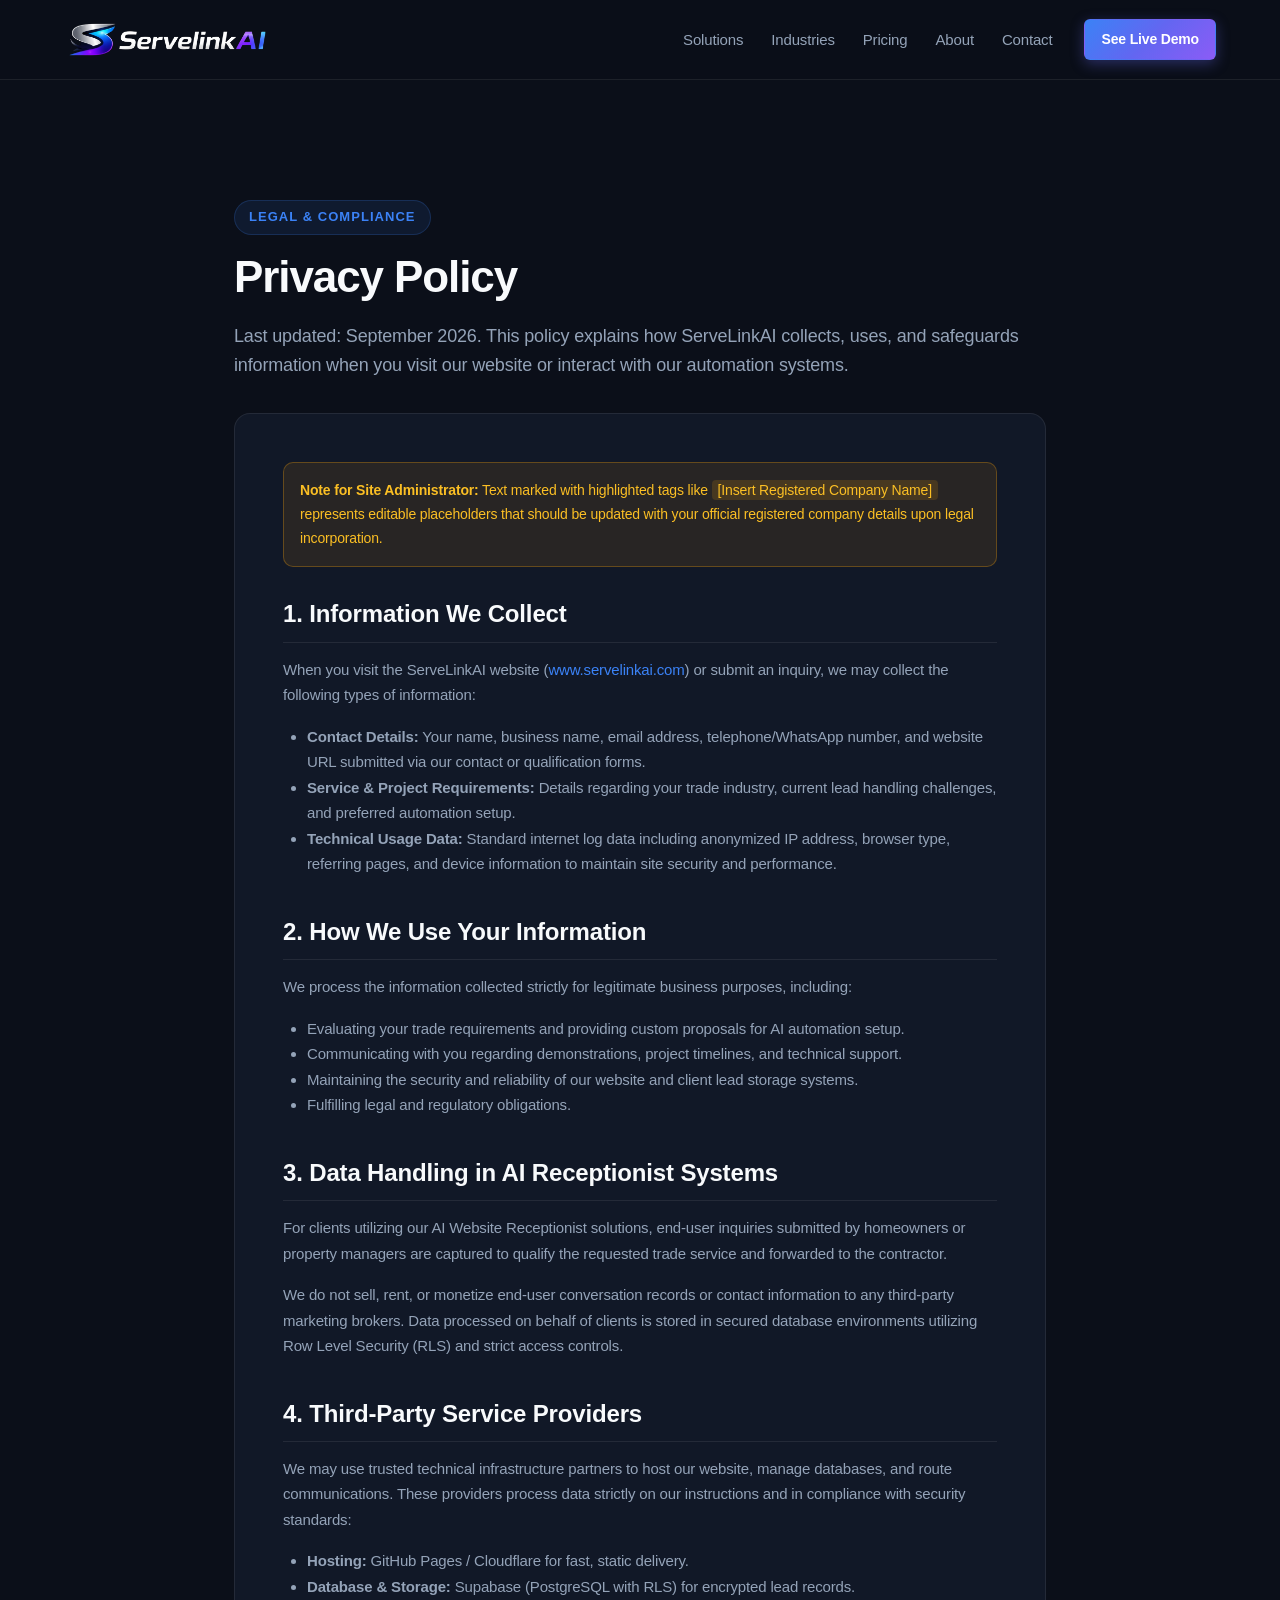
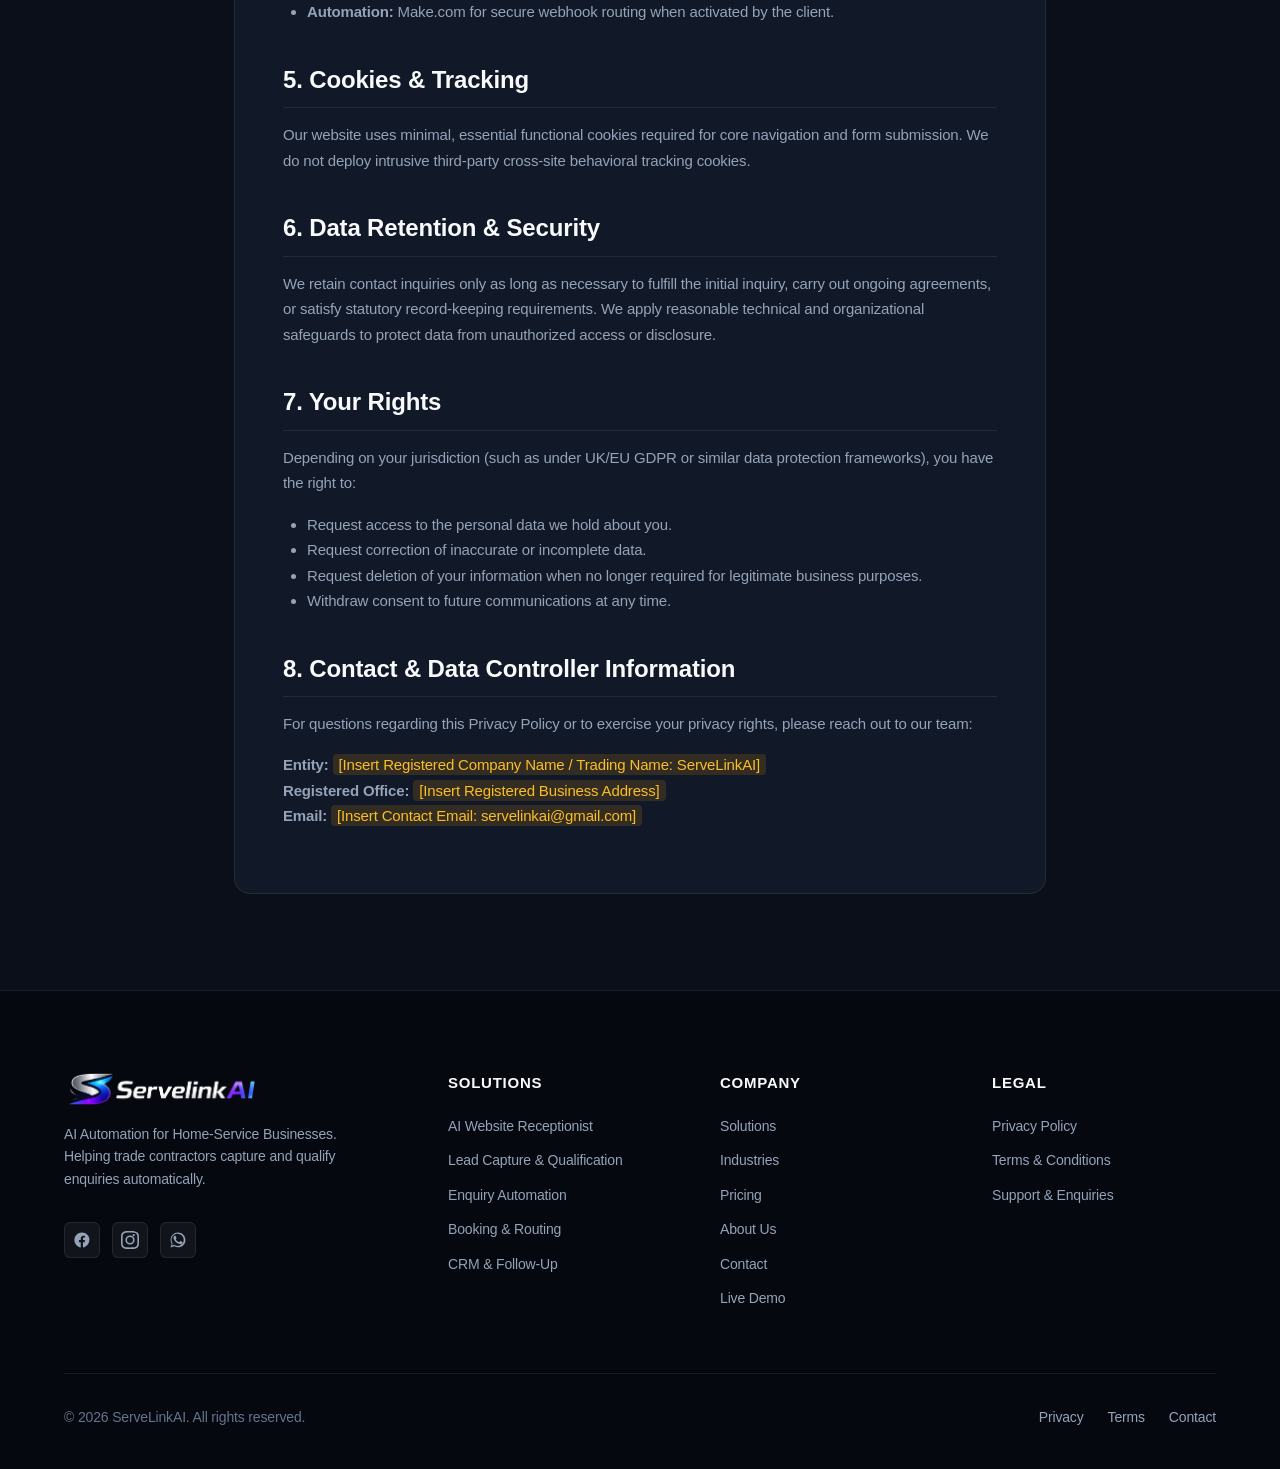
<file: privacy.html>
<!DOCTYPE html>
<html lang="en">
<head>
  <meta charset="UTF-8">
  <meta name="viewport" content="width=device-width, initial-scale=1.0">
  <title>Privacy Policy | ServeLinkAI - AI Automation for Home-Service Businesses</title>
  <meta name="description" content="Privacy Policy for ServeLinkAI. Learn how we handle client data, inbound website enquiries, and AI conversational interactions.">
  <link rel="canonical" href="https://www.servelinkai.com/privacy.html">
  <link rel="icon" type="image/svg+xml" href="assets/favicon/favicon.svg">

  <!-- Open Graph -->
  <meta property="og:type" content="website">
  <meta property="og:url" content="https://www.servelinkai.com/privacy.html">
  <meta property="og:title" content="Privacy Policy | ServeLinkAI">
  <meta property="og:description" content="ServeLinkAI Privacy Policy and data processing disclosures.">
  <meta property="og:image" content="https://www.servelinkai.com/assets/images/servelinkai-logo.png">

  <!-- Stylesheets -->
  <link rel="stylesheet" href="css/style.css">
  <link rel="stylesheet" href="css/responsive.css">
  <link rel="stylesheet" href="css/animations.css">
</head>
<body>
  <a href="#main-content" class="skip-to-content">Skip to main content</a>

  <!-- Header -->
  <header class="site-header" role="banner">
    <div class="container nav-container">
      <a href="index.html" class="brand-link" aria-label="ServeLinkAI Homepage">
        <img src="assets/images/servelinkai-logo.png" alt="ServeLinkAI Logo" class="brand-logo" width="180" height="38">
      </a>

      <button type="button" class="nav-toggle" aria-label="Toggle navigation menu" aria-expanded="false" aria-controls="primary-nav">
        <span></span>
        <span></span>
        <span></span>
      </button>

      <nav id="primary-nav" class="nav-menu" role="navigation" aria-label="Main Navigation">
        <ul class="nav-list">
          <li><a href="solutions.html" class="nav-link">Solutions</a></li>
          <li><a href="industries.html" class="nav-link">Industries</a></li>
          <li><a href="pricing.html" class="nav-link">Pricing</a></li>
          <li><a href="about.html" class="nav-link">About</a></li>
          <li><a href="contact.html" class="nav-link">Contact</a></li>
        </ul>
        <div class="nav-cta-wrap">
          <a href="demo.html" class="btn btn-primary btn-sm">See Live Demo</a>
        </div>
      </nav>
      <div class="nav-backdrop" aria-hidden="true"></div>
    </div>
  </header>

  <main id="main-content">
    <section class="section" style="padding-top: calc(var(--header-height) + 40px);">
      <div class="container container-narrow">
        <span class="section-tag">Legal &amp; Compliance</span>
        <h1 class="section-title">Privacy Policy</h1>
        <p class="section-subtitle">
          Last updated: September 2026. This policy explains how ServeLinkAI collects, uses, and safeguards information when you visit our website or interact with our automation systems.
        </p>

        <div class="legal-content">
          <div style="background: rgba(245, 158, 11, 0.1); border: 1px solid rgba(245, 158, 11, 0.3); border-radius: var(--radius-md); padding: 16px; margin-bottom: 28px;">
            <p style="margin: 0; font-size: 0.875rem; color: #fbbf24;">
              <strong>Note for Site Administrator:</strong> Text marked with highlighted tags like <span class="legal-placeholder">[Insert Registered Company Name]</span> represents editable placeholders that should be updated with your official registered company details upon legal incorporation.
            </p>
          </div>

          <h2>1. Information We Collect</h2>
          <p>
            When you visit the ServeLinkAI website (<a href="https://www.servelinkai.com" style="color: var(--brand-blue);">www.servelinkai.com</a>) or submit an inquiry, we may collect the following types of information:
          </p>
          <ul>
            <li><strong>Contact Details:</strong> Your name, business name, email address, telephone/WhatsApp number, and website URL submitted via our contact or qualification forms.</li>
            <li><strong>Service &amp; Project Requirements:</strong> Details regarding your trade industry, current lead handling challenges, and preferred automation setup.</li>
            <li><strong>Technical Usage Data:</strong> Standard internet log data including anonymized IP address, browser type, referring pages, and device information to maintain site security and performance.</li>
          </ul>

          <h2>2. How We Use Your Information</h2>
          <p>We process the information collected strictly for legitimate business purposes, including:</p>
          <ul>
            <li>Evaluating your trade requirements and providing custom proposals for AI automation setup.</li>
            <li>Communicating with you regarding demonstrations, project timelines, and technical support.</li>
            <li>Maintaining the security and reliability of our website and client lead storage systems.</li>
            <li>Fulfilling legal and regulatory obligations.</li>
          </ul>

          <h2>3. Data Handling in AI Receptionist Systems</h2>
          <p>
            For clients utilizing our AI Website Receptionist solutions, end-user inquiries submitted by homeowners or property managers are captured to qualify the requested trade service and forwarded to the contractor.
          </p>
          <p>
            We do not sell, rent, or monetize end-user conversation records or contact information to any third-party marketing brokers. Data processed on behalf of clients is stored in secured database environments utilizing Row Level Security (RLS) and strict access controls.
          </p>

          <h2>4. Third-Party Service Providers</h2>
          <p>
            We may use trusted technical infrastructure partners to host our website, manage databases, and route communications. These providers process data strictly on our instructions and in compliance with security standards:
          </p>
          <ul>
            <li><strong>Hosting:</strong> GitHub Pages / Cloudflare for fast, static delivery.</li>
            <li><strong>Database &amp; Storage:</strong> Supabase (PostgreSQL with RLS) for encrypted lead records.</li>
            <li><strong>Automation:</strong> Make.com for secure webhook routing when activated by the client.</li>
          </ul>

          <h2>5. Cookies &amp; Tracking</h2>
          <p>
            Our website uses minimal, essential functional cookies required for core navigation and form submission. We do not deploy intrusive third-party cross-site behavioral tracking cookies.
          </p>

          <h2>6. Data Retention &amp; Security</h2>
          <p>
            We retain contact inquiries only as long as necessary to fulfill the initial inquiry, carry out ongoing agreements, or satisfy statutory record-keeping requirements. We apply reasonable technical and organizational safeguards to protect data from unauthorized access or disclosure.
          </p>

          <h2>7. Your Rights</h2>
          <p>Depending on your jurisdiction (such as under UK/EU GDPR or similar data protection frameworks), you have the right to:</p>
          <ul>
            <li>Request access to the personal data we hold about you.</li>
            <li>Request correction of inaccurate or incomplete data.</li>
            <li>Request deletion of your information when no longer required for legitimate business purposes.</li>
            <li>Withdraw consent to future communications at any time.</li>
          </ul>

          <h2>8. Contact &amp; Data Controller Information</h2>
          <p>
            For questions regarding this Privacy Policy or to exercise your privacy rights, please reach out to our team:
          </p>
          <p>
            <strong>Entity:</strong> <span class="legal-placeholder">[Insert Registered Company Name / Trading Name: ServeLinkAI]</span><br>
            <strong>Registered Office:</strong> <span class="legal-placeholder">[Insert Registered Business Address]</span><br>
            <strong>Email:</strong> <span class="legal-placeholder">[Insert Contact Email: servelinkai@gmail.com]</span>
          </p>
        </div>
      </div>
    </section>
  </main>

  <!-- Footer -->
  <footer class="site-footer" role="contentinfo">
    <div class="container">
      <div class="footer-top-grid">
        <div class="footer-brand-wrap">
          <a href="index.html" aria-label="ServeLinkAI Home">
            <img src="assets/images/servelinkai-logo.png" alt="ServeLinkAI Logo" class="footer-brand-logo" width="160" height="34">
          </a>
          <p class="footer-tagline">
            AI Automation for Home-Service Businesses. Helping trade contractors capture and qualify enquiries automatically.
          </p>
          <div class="footer-socials">
            <a href="https://www.facebook.com/profile.php?id=61577540101651" class="social-icon-btn" aria-label="Facebook" target="_blank" rel="noopener noreferrer">
              <svg viewBox="0 0 24 24" width="18" height="18" fill="currentColor" aria-hidden="true"><path d="M22 12.06C22 6.48 17.52 2 11.94 2 6.36 2 1.88 6.48 1.88 12.06c0 5.02 3.66 9.18 8.44 9.94v-7.03H7.9v-2.91h2.42V9.91c0-2.39 1.42-3.71 3.6-3.71 1.04 0 2.13.19 2.13.19v2.34h-1.2c-1.18 0-1.55.73-1.55 1.48v1.78h2.64l-.42 2.91h-2.22V22c4.78-.76 8.44-4.92 8.44-9.94z"/></svg>
            </a>
            <a href="https://www.instagram.com/ah.raad.124/" class="social-icon-btn" aria-label="Instagram" target="_blank" rel="noopener noreferrer">
              <svg viewBox="0 0 24 24" width="18" height="18" fill="currentColor" aria-hidden="true"><path d="M12 2.16c3.2 0 3.58.01 4.85.07 1.17.05 1.8.25 2.23.41.56.22.96.48 1.38.9.42.42.68.82.9 1.38.16.42.36 1.06.41 2.23.06 1.27.07 1.65.07 4.85s-.01 3.58-.07 4.85c-.05 1.17-.25 1.8-.41 2.23-.22.56-.48.96-.9 1.38-.42.42-.82.68-1.38.9-.42.16-1.06.36-2.23.41-1.27.06-1.65.07-4.85.07s-3.58-.01-4.85-.07c-1.17-.05-1.8-.25-2.23-.41-.56-.22-.96-.48-1.38-.9-.42-.42-.68-.82-.9-1.38-.16-.42-.36-1.06-.41-2.23-.06-1.27-.07-1.65-.07-4.85s.01-3.58.07-4.85c.05-1.17.25-1.8.41-2.23.22-.56.48-.96.9-1.38.42-.42.82-.68 1.38-.9.42-.16 1.06-.36 2.23-.41 1.27-.06 1.65-.07 4.85-.07M12 0C8.74 0 8.33.01 7.05.07 5.78.13 4.9.33 4.14.63c-.79.31-1.46.72-2.13 1.38C1.35 2.68.94 3.35.63 4.14.33 4.9.13 5.78.07 7.05.01 8.33 0 8.74 0 12s.01 3.67.07 4.95c.06 1.27.26 2.15.56 2.91.31.79.72 1.46 1.38 2.13.67.66 1.34 1.07 2.13 1.38.76.3 1.64.5 2.91.56C8.33 23.99 8.74 24 12 24s3.67-.01 4.95-.07c1.27-.06 2.15-.26 2.91-.56.79-.31 1.46-.72 2.13-1.38.66-.67 1.07-1.34 1.38-2.13.3-.76.5-1.64.56-2.91.06-1.28.07-1.69.07-4.95s-.01-3.67-.07-4.95c-.06-1.27-.26-2.15-.56-2.91-.31-.79-.72-1.46-1.38-2.13C20.32 1.35 19.65.94 18.86.63c-.76-.3-1.64-.5-2.91-.56C15.67.01 15.26 0 12 0zm0 5.84A6.16 6.16 0 1 0 18.16 12 6.16 6.16 0 0 0 12 5.84zm0 10.16A4 4 0 1 1 16 12a4 4 0 0 1-4 4zm6.41-10.4a1.44 1.44 0 1 1-1.44-1.44 1.44 1.44 0 0 1 1.44 1.44z"/></svg>
            </a>
            <a href="https://wa.me/8801783889722" class="social-icon-btn" aria-label="WhatsApp" target="_blank" rel="noopener noreferrer">
              <svg viewBox="0 0 24 24" width="18" height="18" fill="currentColor" aria-hidden="true"><path d="M17.47 14.38c-.3-.15-1.76-.87-2.03-.97-.27-.1-.47-.15-.67.15-.2.3-.77.97-.94 1.17-.17.2-.35.22-.65.07-.3-.15-1.26-.46-2.4-1.48-.89-.79-1.48-1.76-1.66-2.06-.17-.3-.02-.46.13-.61.14-.14.3-.35.45-.52.15-.17.2-.3.3-.5.1-.2.05-.37-.02-.52-.07-.15-.67-1.61-.91-2.21-.24-.58-.49-.5-.67-.51-.17-.01-.37-.01-.57-.01-.2 0-.52.07-.8.37-.27.3-1.04 1.02-1.04 2.48 0 1.46 1.07 2.87 1.22 3.07.15.2 2.1 3.2 5.08 4.49.71.31 1.26.49 1.69.63.71.23 1.36.2 1.87.12.57-.08 1.76-.72 2.01-1.42.25-.7.25-1.29.17-1.42-.07-.12-.27-.2-.57-.35z"/><path d="M12.04 2C6.58 2 2.13 6.45 2.13 11.91c0 1.87.5 3.62 1.44 5.13L2 22l5.1-1.53a9.87 9.87 0 0 0 4.94 1.33h.01c5.46 0 9.9-4.45 9.9-9.9S17.5 2 12.04 2zm0 17.93h-.01c-1.68 0-3.33-.45-4.77-1.3l-.34-.2-3.03.91.92-2.95-.22-.35a8.1 8.1 0 0 1-1.24-4.33c0-4.48 3.65-8.13 8.14-8.13a8.1 8.1 0 0 1 5.75 2.38 8.07 8.07 0 0 1 2.38 5.75c0 4.49-3.65 8.22-8.14 8.22z"/></svg>
            </a>
          </div>
        </div>

        <div>
          <h4 class="footer-heading">Solutions</h4>
          <ul class="footer-nav-list">
            <li><a href="solutions.html#receptionist" class="footer-nav-link">AI Website Receptionist</a></li>
            <li><a href="solutions.html#qualification" class="footer-nav-link">Lead Capture &amp; Qualification</a></li>
            <li><a href="solutions.html#enquiry-automation" class="footer-nav-link">Enquiry Automation</a></li>
            <li><a href="solutions.html#booking-routing" class="footer-nav-link">Booking &amp; Routing</a></li>
            <li><a href="solutions.html#crm-followup" class="footer-nav-link">CRM &amp; Follow-Up</a></li>
          </ul>
        </div>

        <div>
          <h4 class="footer-heading">Company</h4>
          <ul class="footer-nav-list">
            <li><a href="solutions.html" class="footer-nav-link">Solutions</a></li>
            <li><a href="industries.html" class="footer-nav-link">Industries</a></li>
            <li><a href="pricing.html" class="footer-nav-link">Pricing</a></li>
            <li><a href="about.html" class="footer-nav-link">About Us</a></li>
            <li><a href="contact.html" class="footer-nav-link">Contact</a></li>
            <li><a href="demo.html" class="footer-nav-link">Live Demo</a></li>
          </ul>
        </div>

        <div>
          <h4 class="footer-heading">Legal</h4>
          <ul class="footer-nav-list">
            <li><a href="privacy.html" class="footer-nav-link active">Privacy Policy</a></li>
            <li><a href="terms.html" class="footer-nav-link">Terms &amp; Conditions</a></li>
            <li><a href="contact.html" class="footer-nav-link">Support &amp; Enquiries</a></li>
          </ul>
        </div>
      </div>

      <div class="footer-bottom">
        <p>&copy; <span class="current-year">2026</span> ServeLinkAI. All rights reserved.</p>
        <div class="footer-bottom-links">
          <a href="privacy.html" class="footer-nav-link">Privacy</a>
          <a href="terms.html" class="footer-nav-link">Terms</a>
          <a href="contact.html" class="footer-nav-link">Contact</a>
        </div>
      </div>
    </div>
  </footer>

  <script src="js/config.js"></script>
  <script src="js/supabase.js"></script>
  <script src="js/navigation.js"></script>
  <script src="js/main.js"></script>
  <script> window.chtlConfig = { chatbotId: "3628867818" } </script>
<script async data-id="3628867818" id="chtl-script" type="text/javascript" src="https://chatling.ai/js/embed.js"></script>
</body>
</html>
</file>
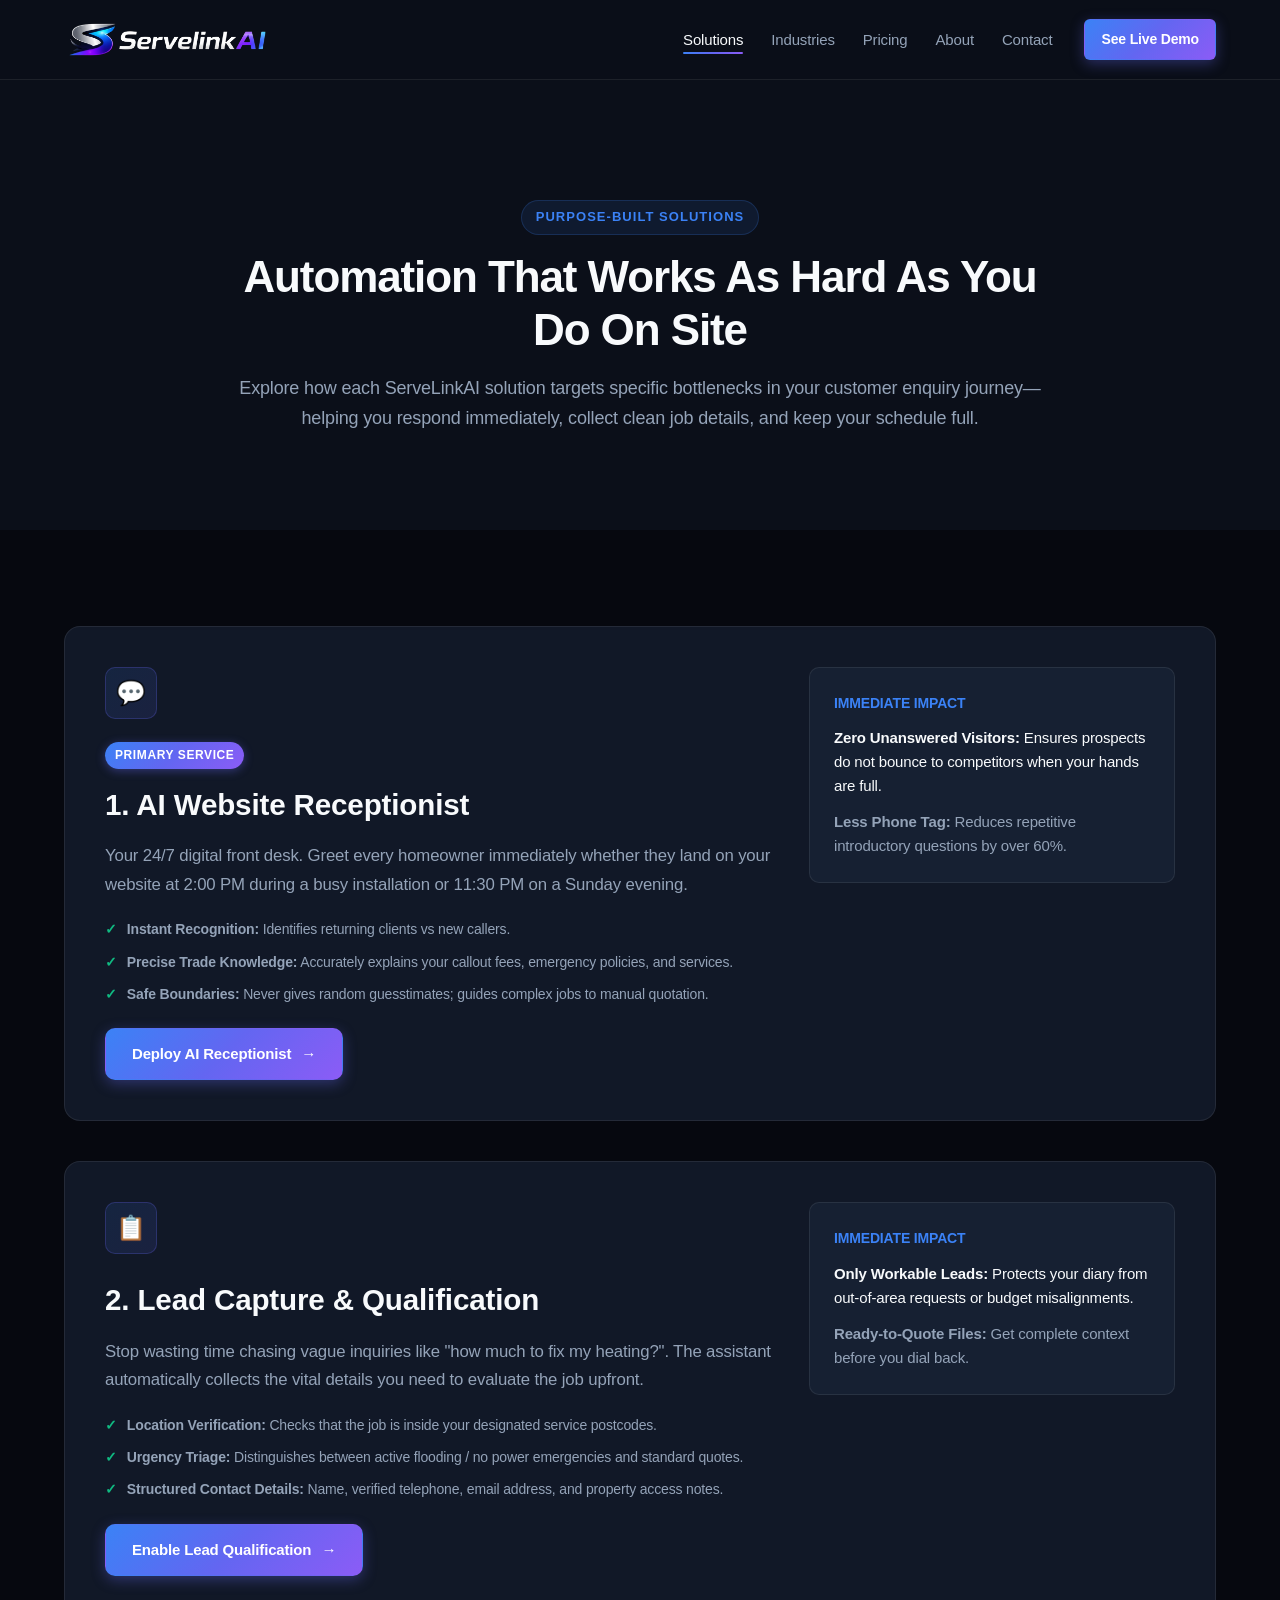
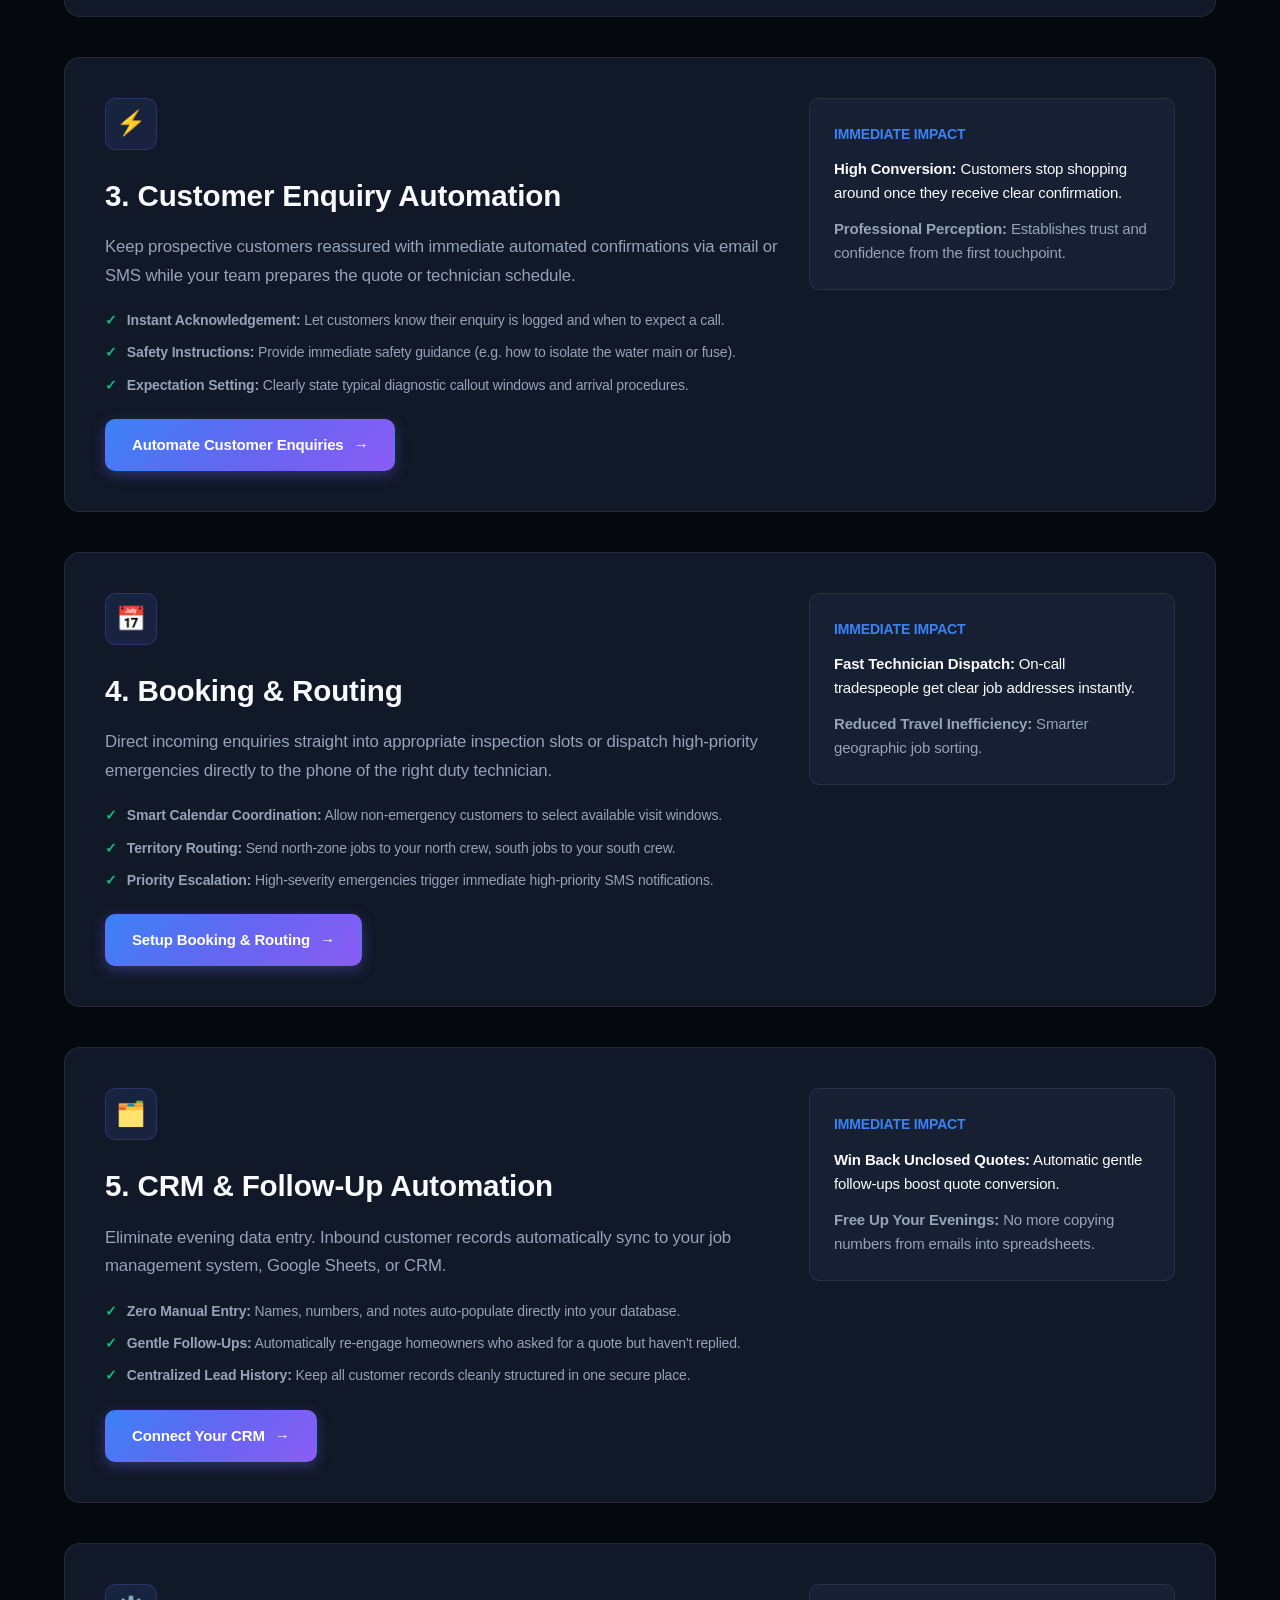
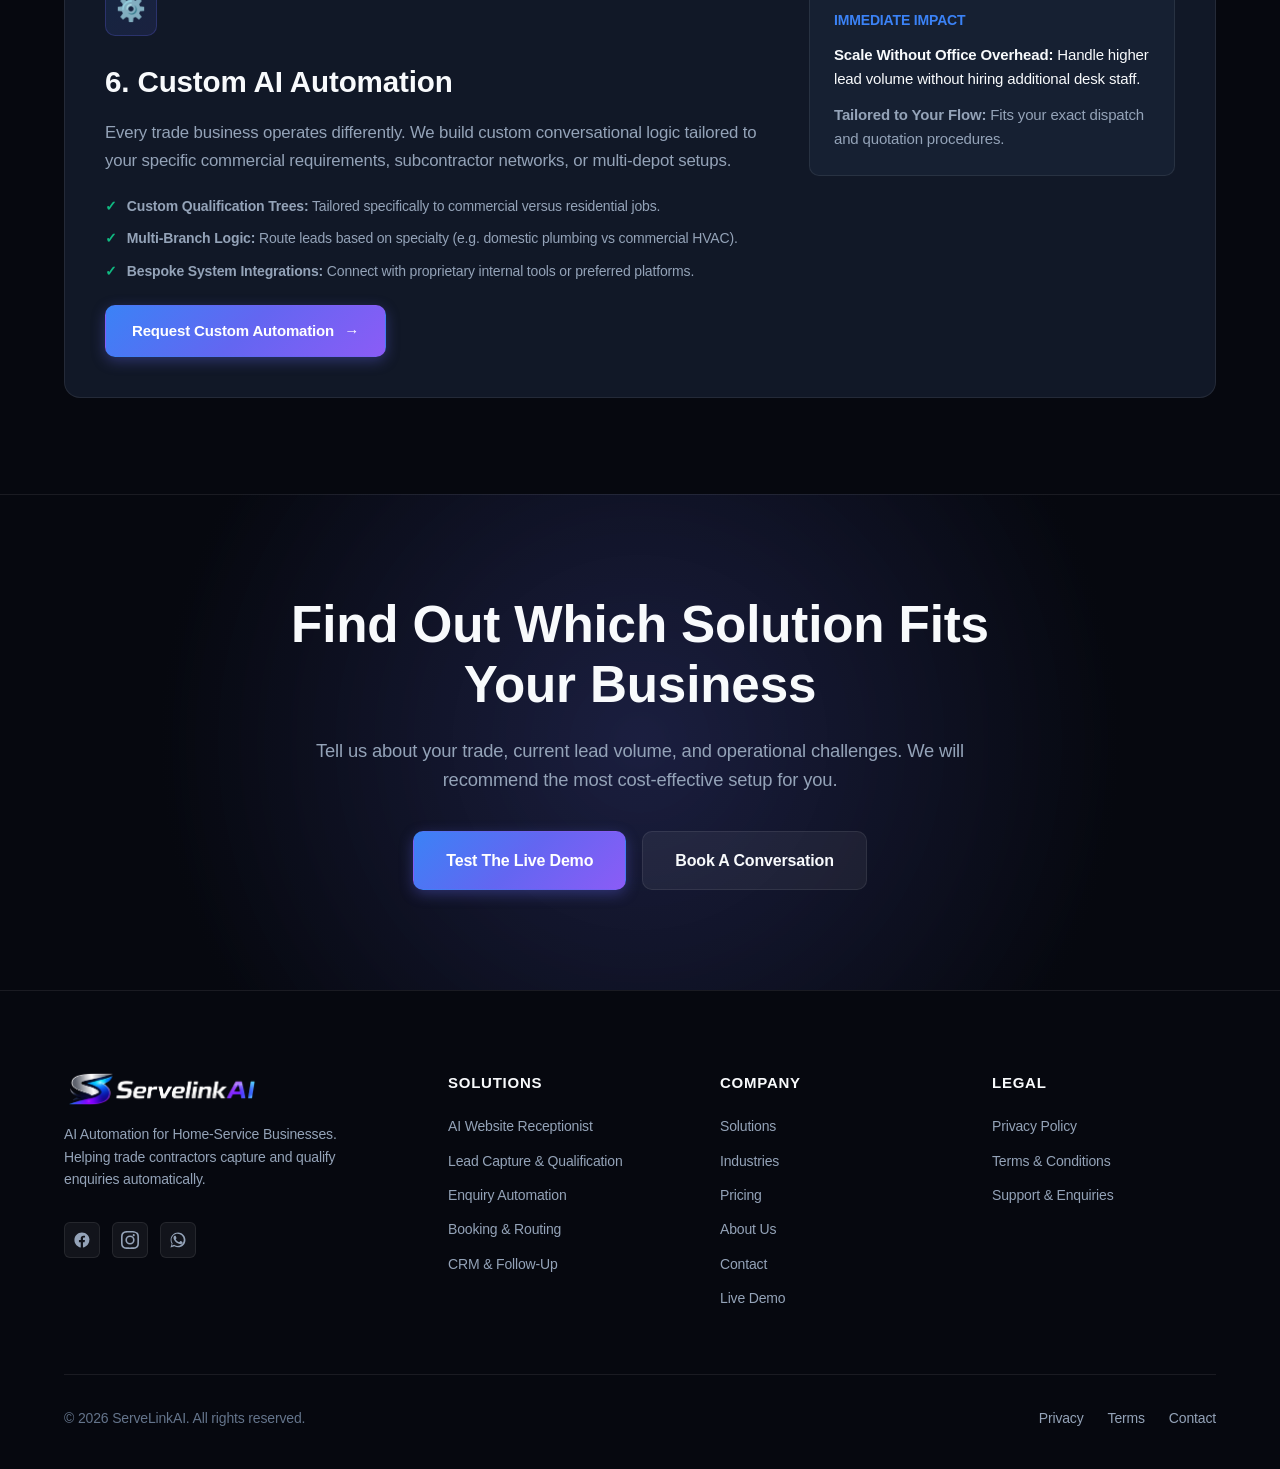
<file: solutions.html>
<!DOCTYPE html>
<html lang="en">
<head>
  <meta charset="UTF-8">
  <meta name="viewport" content="width=device-width, initial-scale=1.0">
  <title>Solutions | ServeLinkAI - AI Automation for Home-Service Businesses</title>
  <meta name="description" content="Discover ServeLinkAI solutions for trade businesses: 24/7 AI Website Receptionists, automated lead qualification, booking workflows, and smart CRM follow-ups.">
  <link rel="canonical" href="https://www.servelinkai.com/solutions.html">
  <link rel="icon" type="image/svg+xml" href="assets/favicon/favicon.svg">

  <!-- Open Graph -->
  <meta property="og:type" content="website">
  <meta property="og:url" content="https://www.servelinkai.com/solutions.html">
  <meta property="og:title" content="Solutions | ServeLinkAI - AI Automation for Home-Service Businesses">
  <meta property="og:description" content="Automate customer enquiry handling, qualify jobs upfront, and route opportunities to your engineers without stopping your work.">
  <meta property="og:image" content="https://www.servelinkai.com/assets/images/servelinkai-logo.png">

  <!-- Twitter / X -->
  <meta name="twitter:card" content="summary_large_image">
  <meta name="twitter:title" content="Solutions | ServeLinkAI - AI Automation for Home-Service Businesses">
  <meta name="twitter:description" content="Automate customer enquiry handling, qualify jobs upfront, and route opportunities to your engineers without stopping your work.">
  <meta name="twitter:image" content="https://www.servelinkai.com/assets/images/servelinkai-logo.png">

  <!-- Stylesheets -->
  <link rel="stylesheet" href="css/style.css">
  <link rel="stylesheet" href="css/responsive.css">
  <link rel="stylesheet" href="css/animations.css">

  <!-- JSON-LD Structured Data: Service -->
  <script type="application/ld+json">
  {
    "@context": "https://schema.org",
    "@type": "Service",
    "serviceType": "AI Website Receptionist & Lead Automation for Home-Service Businesses",
    "provider": {
      "@type": "Organization",
      "name": "ServeLinkAI",
      "url": "https://www.servelinkai.com/"
    },
    "hasOfferCatalog": {
      "@type": "OfferCatalog",
      "name": "ServeLinkAI Automation Solutions",
      "itemListElement": [
        {
          "@type": "Offer",
          "itemOffered": {
            "@type": "Service",
            "name": "AI Website Receptionist"
          }
        },
        {
          "@type": "Offer",
          "itemOffered": {
            "@type": "Service",
            "name": "Lead Capture & Qualification"
          }
        },
        {
          "@type": "Offer",
          "itemOffered": {
            "@type": "Service",
            "name": "Booking & Routing"
          }
        },
        {
          "@type": "Offer",
          "itemOffered": {
            "@type": "Service",
            "name": "Customer Enquiry Automation"
          }
        }
      ]
    }
  }
  </script>
</head>
<body>
  <!-- Accessibility Skip Link -->
  <a href="#main-content" class="skip-to-content">Skip to main content</a>

  <!-- Header -->
  <header class="site-header" role="banner">
    <div class="container nav-container">
      <a href="index.html" class="brand-link" aria-label="ServeLinkAI Homepage">
        <img src="assets/images/servelinkai-logo.png" alt="ServeLinkAI Logo" class="brand-logo" width="180" height="38">
      </a>

      <button type="button" class="nav-toggle" aria-label="Toggle navigation menu" aria-expanded="false" aria-controls="primary-nav">
        <span></span>
        <span></span>
        <span></span>
      </button>

      <nav id="primary-nav" class="nav-menu" role="navigation" aria-label="Main Navigation">
        <ul class="nav-list">
          <li><a href="solutions.html" class="nav-link active">Solutions</a></li>
          <li><a href="industries.html" class="nav-link">Industries</a></li>
          <li><a href="pricing.html" class="nav-link">Pricing</a></li>
          <li><a href="about.html" class="nav-link">About</a></li>
          <li><a href="contact.html" class="nav-link">Contact</a></li>
        </ul>
        <div class="nav-cta-wrap">
          <a href="demo.html" class="btn btn-primary btn-sm">See Live Demo</a>
        </div>
      </nav>
      <div class="nav-backdrop" aria-hidden="true"></div>
    </div>
  </header>

  <main id="main-content">
    <!-- Solutions Page Hero -->
    <section class="section" style="padding-top: calc(var(--header-height) + 40px); text-align: center;">
      <div class="container container-narrow">
        <span class="section-tag">Purpose-Built Solutions</span>
        <h1 class="section-title">Automation That Works As Hard As You Do On Site</h1>
        <p class="section-subtitle">
          Explore how each ServeLinkAI solution targets specific bottlenecks in your customer enquiry journey—helping you respond immediately, collect clean job details, and keep your schedule full.
        </p>
      </div>
    </section>

    <!-- Deep-Dive Solutions Grid -->
    <section class="section section-alt">
      <div class="container">
        <!-- 1. AI Website Receptionist -->
        <article id="receptionist" class="problem-card" style="margin-bottom: 40px; padding: 40px;">
          <div style="display: flex; align-items: flex-start; justify-content: space-between; flex-wrap: wrap; gap: 24px;">
            <div style="max-width: 680px;">
              <div class="solution-icon-wrap" aria-hidden="true">💬</div>
              <span class="badge badge-popular" style="margin-bottom: 12px;">PRIMARY SERVICE</span>
              <h2 style="font-size: 1.85rem; font-weight: 800; margin-bottom: 14px;">1. AI Website Receptionist</h2>
              <p style="font-size: 1.05rem; color: var(--text-secondary); line-height: 1.7; margin-bottom: 20px;">
                Your 24/7 digital front desk. Greet every homeowner immediately whether they land on your website at 2:00 PM during a busy installation or 11:30 PM on a Sunday evening.
              </p>
              <ul class="feature-list" style="margin-bottom: 24px;">
                <li><span class="check-icon">✓</span> <span><strong>Instant Recognition:</strong> Identifies returning clients vs new callers.</span></li>
                <li><span class="check-icon">✓</span> <span><strong>Precise Trade Knowledge:</strong> Accurately explains your callout fees, emergency policies, and services.</span></li>
                <li><span class="check-icon">✓</span> <span><strong>Safe Boundaries:</strong> Never gives random guesstimates; guides complex jobs to manual quotation.</span></li>
              </ul>
              <a href="contact.html?service=receptionist" class="btn btn-primary">Deploy AI Receptionist <span class="btn-arrow">→</span></a>
            </div>
            <div style="background: var(--bg-card-alt); border: 1px solid var(--border-subtle); border-radius: var(--radius-md); padding: 24px; min-width: 280px; flex: 1;">
              <h4 style="font-size: 0.875rem; text-transform: uppercase; color: var(--brand-blue); margin-bottom: 12px;">Immediate Impact</h4>
              <p style="font-size: 0.9375rem; color: var(--text-primary); margin-bottom: 12px;"><strong>Zero Unanswered Visitors:</strong> Ensures prospects do not bounce to competitors when your hands are full.</p>
              <p style="font-size: 0.9375rem; color: var(--text-secondary);"><strong>Less Phone Tag:</strong> Reduces repetitive introductory questions by over 60%.</p>
            </div>
          </div>
        </article>

        <!-- 2. Lead Capture & Qualification -->
        <article id="qualification" class="problem-card" style="margin-bottom: 40px; padding: 40px;">
          <div style="display: flex; align-items: flex-start; justify-content: space-between; flex-wrap: wrap; gap: 24px;">
            <div style="max-width: 680px;">
              <div class="solution-icon-wrap" aria-hidden="true">📋</div>
              <h2 style="font-size: 1.85rem; font-weight: 800; margin-bottom: 14px;">2. Lead Capture &amp; Qualification</h2>
              <p style="font-size: 1.05rem; color: var(--text-secondary); line-height: 1.7; margin-bottom: 20px;">
                Stop wasting time chasing vague inquiries like "how much to fix my heating?". The assistant automatically collects the vital details you need to evaluate the job upfront.
              </p>
              <ul class="feature-list" style="margin-bottom: 24px;">
                <li><span class="check-icon">✓</span> <span><strong>Location Verification:</strong> Checks that the job is inside your designated service postcodes.</span></li>
                <li><span class="check-icon">✓</span> <span><strong>Urgency Triage:</strong> Distinguishes between active flooding / no power emergencies and standard quotes.</span></li>
                <li><span class="check-icon">✓</span> <span><strong>Structured Contact Details:</strong> Name, verified telephone, email address, and property access notes.</span></li>
              </ul>
              <a href="contact.html?service=qualification" class="btn btn-primary">Enable Lead Qualification <span class="btn-arrow">→</span></a>
            </div>
            <div style="background: var(--bg-card-alt); border: 1px solid var(--border-subtle); border-radius: var(--radius-md); padding: 24px; min-width: 280px; flex: 1;">
              <h4 style="font-size: 0.875rem; text-transform: uppercase; color: var(--brand-blue); margin-bottom: 12px;">Immediate Impact</h4>
              <p style="font-size: 0.9375rem; color: var(--text-primary); margin-bottom: 12px;"><strong>Only Workable Leads:</strong> Protects your diary from out-of-area requests or budget misalignments.</p>
              <p style="font-size: 0.9375rem; color: var(--text-secondary);"><strong>Ready-to-Quote Files:</strong> Get complete context before you dial back.</p>
            </div>
          </div>
        </article>

        <!-- 3. Customer Enquiry Automation -->
        <article id="enquiry-automation" class="problem-card" style="margin-bottom: 40px; padding: 40px;">
          <div style="display: flex; align-items: flex-start; justify-content: space-between; flex-wrap: wrap; gap: 24px;">
            <div style="max-width: 680px;">
              <div class="solution-icon-wrap" aria-hidden="true">⚡</div>
              <h2 style="font-size: 1.85rem; font-weight: 800; margin-bottom: 14px;">3. Customer Enquiry Automation</h2>
              <p style="font-size: 1.05rem; color: var(--text-secondary); line-height: 1.7; margin-bottom: 20px;">
                Keep prospective customers reassured with immediate automated confirmations via email or SMS while your team prepares the quote or technician schedule.
              </p>
              <ul class="feature-list" style="margin-bottom: 24px;">
                <li><span class="check-icon">✓</span> <span><strong>Instant Acknowledgement:</strong> Let customers know their enquiry is logged and when to expect a call.</span></li>
                <li><span class="check-icon">✓</span> <span><strong>Safety Instructions:</strong> Provide immediate safety guidance (e.g. how to isolate the water main or fuse).</span></li>
                <li><span class="check-icon">✓</span> <span><strong>Expectation Setting:</strong> Clearly state typical diagnostic callout windows and arrival procedures.</span></li>
              </ul>
              <a href="contact.html?service=enquiry-automation" class="btn btn-primary">Automate Customer Enquiries <span class="btn-arrow">→</span></a>
            </div>
            <div style="background: var(--bg-card-alt); border: 1px solid var(--border-subtle); border-radius: var(--radius-md); padding: 24px; min-width: 280px; flex: 1;">
              <h4 style="font-size: 0.875rem; text-transform: uppercase; color: var(--brand-blue); margin-bottom: 12px;">Immediate Impact</h4>
              <p style="font-size: 0.9375rem; color: var(--text-primary); margin-bottom: 12px;"><strong>High Conversion:</strong> Customers stop shopping around once they receive clear confirmation.</p>
              <p style="font-size: 0.9375rem; color: var(--text-secondary);"><strong>Professional Perception:</strong> Establishes trust and confidence from the first touchpoint.</p>
            </div>
          </div>
        </article>

        <!-- 4. Booking & Routing -->
        <article id="booking-routing" class="problem-card" style="margin-bottom: 40px; padding: 40px;">
          <div style="display: flex; align-items: flex-start; justify-content: space-between; flex-wrap: wrap; gap: 24px;">
            <div style="max-width: 680px;">
              <div class="solution-icon-wrap" aria-hidden="true">📅</div>
              <h2 style="font-size: 1.85rem; font-weight: 800; margin-bottom: 14px;">4. Booking &amp; Routing</h2>
              <p style="font-size: 1.05rem; color: var(--text-secondary); line-height: 1.7; margin-bottom: 20px;">
                Direct incoming enquiries straight into appropriate inspection slots or dispatch high-priority emergencies directly to the phone of the right duty technician.
              </p>
              <ul class="feature-list" style="margin-bottom: 24px;">
                <li><span class="check-icon">✓</span> <span><strong>Smart Calendar Coordination:</strong> Allow non-emergency customers to select available visit windows.</span></li>
                <li><span class="check-icon">✓</span> <span><strong>Territory Routing:</strong> Send north-zone jobs to your north crew, south jobs to your south crew.</span></li>
                <li><span class="check-icon">✓</span> <span><strong>Priority Escalation:</strong> High-severity emergencies trigger immediate high-priority SMS notifications.</span></li>
              </ul>
              <a href="contact.html?service=booking-routing" class="btn btn-primary">Setup Booking &amp; Routing <span class="btn-arrow">→</span></a>
            </div>
            <div style="background: var(--bg-card-alt); border: 1px solid var(--border-subtle); border-radius: var(--radius-md); padding: 24px; min-width: 280px; flex: 1;">
              <h4 style="font-size: 0.875rem; text-transform: uppercase; color: var(--brand-blue); margin-bottom: 12px;">Immediate Impact</h4>
              <p style="font-size: 0.9375rem; color: var(--text-primary); margin-bottom: 12px;"><strong>Fast Technician Dispatch:</strong> On-call tradespeople get clear job addresses instantly.</p>
              <p style="font-size: 0.9375rem; color: var(--text-secondary);"><strong>Reduced Travel Inefficiency:</strong> Smarter geographic job sorting.</p>
            </div>
          </div>
        </article>

        <!-- 5. CRM & Follow-Up -->
        <article id="crm-followup" class="problem-card" style="margin-bottom: 40px; padding: 40px;">
          <div style="display: flex; align-items: flex-start; justify-content: space-between; flex-wrap: wrap; gap: 24px;">
            <div style="max-width: 680px;">
              <div class="solution-icon-wrap" aria-hidden="true">🗂️</div>
              <h2 style="font-size: 1.85rem; font-weight: 800; margin-bottom: 14px;">5. CRM &amp; Follow-Up Automation</h2>
              <p style="font-size: 1.05rem; color: var(--text-secondary); line-height: 1.7; margin-bottom: 20px;">
                Eliminate evening data entry. Inbound customer records automatically sync to your job management system, Google Sheets, or CRM.
              </p>
              <ul class="feature-list" style="margin-bottom: 24px;">
                <li><span class="check-icon">✓</span> <span><strong>Zero Manual Entry:</strong> Names, numbers, and notes auto-populate directly into your database.</span></li>
                <li><span class="check-icon">✓</span> <span><strong>Gentle Follow-Ups:</strong> Automatically re-engage homeowners who asked for a quote but haven't replied.</span></li>
                <li><span class="check-icon">✓</span> <span><strong>Centralized Lead History:</strong> Keep all customer records cleanly structured in one secure place.</span></li>
              </ul>
              <a href="contact.html?service=crm-followup" class="btn btn-primary">Connect Your CRM <span class="btn-arrow">→</span></a>
            </div>
            <div style="background: var(--bg-card-alt); border: 1px solid var(--border-subtle); border-radius: var(--radius-md); padding: 24px; min-width: 280px; flex: 1;">
              <h4 style="font-size: 0.875rem; text-transform: uppercase; color: var(--brand-blue); margin-bottom: 12px;">Immediate Impact</h4>
              <p style="font-size: 0.9375rem; color: var(--text-primary); margin-bottom: 12px;"><strong>Win Back Unclosed Quotes:</strong> Automatic gentle follow-ups boost quote conversion.</p>
              <p style="font-size: 0.9375rem; color: var(--text-secondary);"><strong>Free Up Your Evenings:</strong> No more copying numbers from emails into spreadsheets.</p>
            </div>
          </div>
        </article>

        <!-- 6. Custom AI Automation -->
        <article id="custom-automation" class="problem-card" style="padding: 40px;">
          <div style="display: flex; align-items: flex-start; justify-content: space-between; flex-wrap: wrap; gap: 24px;">
            <div style="max-width: 680px;">
              <div class="solution-icon-wrap" aria-hidden="true">⚙️</div>
              <h2 style="font-size: 1.85rem; font-weight: 800; margin-bottom: 14px;">6. Custom AI Automation</h2>
              <p style="font-size: 1.05rem; color: var(--text-secondary); line-height: 1.7; margin-bottom: 20px;">
                Every trade business operates differently. We build custom conversational logic tailored to your specific commercial requirements, subcontractor networks, or multi-depot setups.
              </p>
              <ul class="feature-list" style="margin-bottom: 24px;">
                <li><span class="check-icon">✓</span> <span><strong>Custom Qualification Trees:</strong> Tailored specifically to commercial versus residential jobs.</span></li>
                <li><span class="check-icon">✓</span> <span><strong>Multi-Branch Logic:</strong> Route leads based on specialty (e.g. domestic plumbing vs commercial HVAC).</span></li>
                <li><span class="check-icon">✓</span> <span><strong>Bespoke System Integrations:</strong> Connect with proprietary internal tools or preferred platforms.</span></li>
              </ul>
              <a href="contact.html?service=custom-automation" class="btn btn-primary">Request Custom Automation <span class="btn-arrow">→</span></a>
            </div>
            <div style="background: var(--bg-card-alt); border: 1px solid var(--border-subtle); border-radius: var(--radius-md); padding: 24px; min-width: 280px; flex: 1;">
              <h4 style="font-size: 0.875rem; text-transform: uppercase; color: var(--brand-blue); margin-bottom: 12px;">Immediate Impact</h4>
              <p style="font-size: 0.9375rem; color: var(--text-primary); margin-bottom: 12px;"><strong>Scale Without Office Overhead:</strong> Handle higher lead volume without hiring additional desk staff.</p>
              <p style="font-size: 0.9375rem; color: var(--text-secondary);"><strong>Tailored to Your Flow:</strong> Fits your exact dispatch and quotation procedures.</p>
            </div>
          </div>
        </article>
      </div>
    </section>

    <!-- Final CTA -->
    <section class="final-cta-section">
      <div class="container final-cta-box">
        <h2 class="final-cta-title">Find Out Which Solution Fits Your Business</h2>
        <p class="final-cta-desc">
          Tell us about your trade, current lead volume, and operational challenges. We will recommend the most cost-effective setup for you.
        </p>
        <div class="final-cta-actions">
          <a href="demo.html" class="btn btn-primary btn-lg">Test The Live Demo</a>
          <a href="contact.html" class="btn btn-secondary btn-lg">Book A Conversation</a>
        </div>
      </div>
    </section>
  </main>

  <!-- Footer -->
  <footer class="site-footer" role="contentinfo">
    <div class="container">
      <div class="footer-top-grid">
        <div class="footer-brand-wrap">
          <a href="index.html" aria-label="ServeLinkAI Home">
            <img src="assets/images/servelinkai-logo.png" alt="ServeLinkAI Logo" class="footer-brand-logo" width="160" height="34">
          </a>
          <p class="footer-tagline">
            AI Automation for Home-Service Businesses. Helping trade contractors capture and qualify enquiries automatically.
          </p>
          <div class="footer-socials">
            <a href="https://www.facebook.com/profile.php?id=61577540101651" class="social-icon-btn" aria-label="Facebook" target="_blank" rel="noopener noreferrer">
              <svg viewBox="0 0 24 24" width="18" height="18" fill="currentColor" aria-hidden="true"><path d="M22 12.06C22 6.48 17.52 2 11.94 2 6.36 2 1.88 6.48 1.88 12.06c0 5.02 3.66 9.18 8.44 9.94v-7.03H7.9v-2.91h2.42V9.91c0-2.39 1.42-3.71 3.6-3.71 1.04 0 2.13.19 2.13.19v2.34h-1.2c-1.18 0-1.55.73-1.55 1.48v1.78h2.64l-.42 2.91h-2.22V22c4.78-.76 8.44-4.92 8.44-9.94z"/></svg>
            </a>
            <a href="https://www.instagram.com/ah.raad.124/" class="social-icon-btn" aria-label="Instagram" target="_blank" rel="noopener noreferrer">
              <svg viewBox="0 0 24 24" width="18" height="18" fill="currentColor" aria-hidden="true"><path d="M12 2.16c3.2 0 3.58.01 4.85.07 1.17.05 1.8.25 2.23.41.56.22.96.48 1.38.9.42.42.68.82.9 1.38.16.42.36 1.06.41 2.23.06 1.27.07 1.65.07 4.85s-.01 3.58-.07 4.85c-.05 1.17-.25 1.8-.41 2.23-.22.56-.48.96-.9 1.38-.42.42-.82.68-1.38.9-.42.16-1.06.36-2.23.41-1.27.06-1.65.07-4.85.07s-3.58-.01-4.85-.07c-1.17-.05-1.8-.25-2.23-.41-.56-.22-.96-.48-1.38-.9-.42-.42-.68-.82-.9-1.38-.16-.42-.36-1.06-.41-2.23-.06-1.27-.07-1.65-.07-4.85s.01-3.58.07-4.85c.05-1.17.25-1.8.41-2.23.22-.56.48-.96.9-1.38.42-.42.82-.68 1.38-.9.42-.16 1.06-.36 2.23-.41 1.27-.06 1.65-.07 4.85-.07M12 0C8.74 0 8.33.01 7.05.07 5.78.13 4.9.33 4.14.63c-.79.31-1.46.72-2.13 1.38C1.35 2.68.94 3.35.63 4.14.33 4.9.13 5.78.07 7.05.01 8.33 0 8.74 0 12s.01 3.67.07 4.95c.06 1.27.26 2.15.56 2.91.31.79.72 1.46 1.38 2.13.67.66 1.34 1.07 2.13 1.38.76.3 1.64.5 2.91.56C8.33 23.99 8.74 24 12 24s3.67-.01 4.95-.07c1.27-.06 2.15-.26 2.91-.56.79-.31 1.46-.72 2.13-1.38.66-.67 1.07-1.34 1.38-2.13.3-.76.5-1.64.56-2.91.06-1.28.07-1.69.07-4.95s-.01-3.67-.07-4.95c-.06-1.27-.26-2.15-.56-2.91-.31-.79-.72-1.46-1.38-2.13C20.32 1.35 19.65.94 18.86.63c-.76-.3-1.64-.5-2.91-.56C15.67.01 15.26 0 12 0zm0 5.84A6.16 6.16 0 1 0 18.16 12 6.16 6.16 0 0 0 12 5.84zm0 10.16A4 4 0 1 1 16 12a4 4 0 0 1-4 4zm6.41-10.4a1.44 1.44 0 1 1-1.44-1.44 1.44 1.44 0 0 1 1.44 1.44z"/></svg>
            </a>
            <a href="https://wa.me/8801783889722" class="social-icon-btn" aria-label="WhatsApp" target="_blank" rel="noopener noreferrer">
              <svg viewBox="0 0 24 24" width="18" height="18" fill="currentColor" aria-hidden="true"><path d="M17.47 14.38c-.3-.15-1.76-.87-2.03-.97-.27-.1-.47-.15-.67.15-.2.3-.77.97-.94 1.17-.17.2-.35.22-.65.07-.3-.15-1.26-.46-2.4-1.48-.89-.79-1.48-1.76-1.66-2.06-.17-.3-.02-.46.13-.61.14-.14.3-.35.45-.52.15-.17.2-.3.3-.5.1-.2.05-.37-.02-.52-.07-.15-.67-1.61-.91-2.21-.24-.58-.49-.5-.67-.51-.17-.01-.37-.01-.57-.01-.2 0-.52.07-.8.37-.27.3-1.04 1.02-1.04 2.48 0 1.46 1.07 2.87 1.22 3.07.15.2 2.1 3.2 5.08 4.49.71.31 1.26.49 1.69.63.71.23 1.36.2 1.87.12.57-.08 1.76-.72 2.01-1.42.25-.7.25-1.29.17-1.42-.07-.12-.27-.2-.57-.35z"/><path d="M12.04 2C6.58 2 2.13 6.45 2.13 11.91c0 1.87.5 3.62 1.44 5.13L2 22l5.1-1.53a9.87 9.87 0 0 0 4.94 1.33h.01c5.46 0 9.9-4.45 9.9-9.9S17.5 2 12.04 2zm0 17.93h-.01c-1.68 0-3.33-.45-4.77-1.3l-.34-.2-3.03.91.92-2.95-.22-.35a8.1 8.1 0 0 1-1.24-4.33c0-4.48 3.65-8.13 8.14-8.13a8.1 8.1 0 0 1 5.75 2.38 8.07 8.07 0 0 1 2.38 5.75c0 4.49-3.65 8.22-8.14 8.22z"/></svg>
            </a>
          </div>
        </div>

        <div>
          <h4 class="footer-heading">Solutions</h4>
          <ul class="footer-nav-list">
            <li><a href="solutions.html#receptionist" class="footer-nav-link">AI Website Receptionist</a></li>
            <li><a href="solutions.html#qualification" class="footer-nav-link">Lead Capture &amp; Qualification</a></li>
            <li><a href="solutions.html#enquiry-automation" class="footer-nav-link">Enquiry Automation</a></li>
            <li><a href="solutions.html#booking-routing" class="footer-nav-link">Booking &amp; Routing</a></li>
            <li><a href="solutions.html#crm-followup" class="footer-nav-link">CRM &amp; Follow-Up</a></li>
          </ul>
        </div>

        <div>
          <h4 class="footer-heading">Company</h4>
          <ul class="footer-nav-list">
            <li><a href="solutions.html" class="footer-nav-link">Solutions</a></li>
            <li><a href="industries.html" class="footer-nav-link">Industries</a></li>
            <li><a href="pricing.html" class="footer-nav-link">Pricing</a></li>
            <li><a href="about.html" class="footer-nav-link">About Us</a></li>
            <li><a href="contact.html" class="footer-nav-link">Contact</a></li>
            <li><a href="demo.html" class="footer-nav-link">Live Demo</a></li>
          </ul>
        </div>

        <div>
          <h4 class="footer-heading">Legal</h4>
          <ul class="footer-nav-list">
            <li><a href="privacy.html" class="footer-nav-link">Privacy Policy</a></li>
            <li><a href="terms.html" class="footer-nav-link">Terms &amp; Conditions</a></li>
            <li><a href="contact.html" class="footer-nav-link">Support &amp; Enquiries</a></li>
          </ul>
        </div>
      </div>

      <div class="footer-bottom">
        <p>&copy; <span class="current-year">2026</span> ServeLinkAI. All rights reserved.</p>
        <div class="footer-bottom-links">
          <a href="privacy.html" class="footer-nav-link">Privacy</a>
          <a href="terms.html" class="footer-nav-link">Terms</a>
          <a href="contact.html" class="footer-nav-link">Contact</a>
        </div>
      </div>
    </div>
  </footer>

  <!-- Scripts -->
  <script src="js/config.js"></script>
  <script src="js/supabase.js"></script>
  <script src="js/navigation.js"></script>
  <script src="js/main.js"></script>
  <script> window.chtlConfig = { chatbotId: "3628867818" } </script>
<script async data-id="3628867818" id="chtl-script" type="text/javascript" src="https://chatling.ai/js/embed.js"></script>
</body>
</html>
</file>
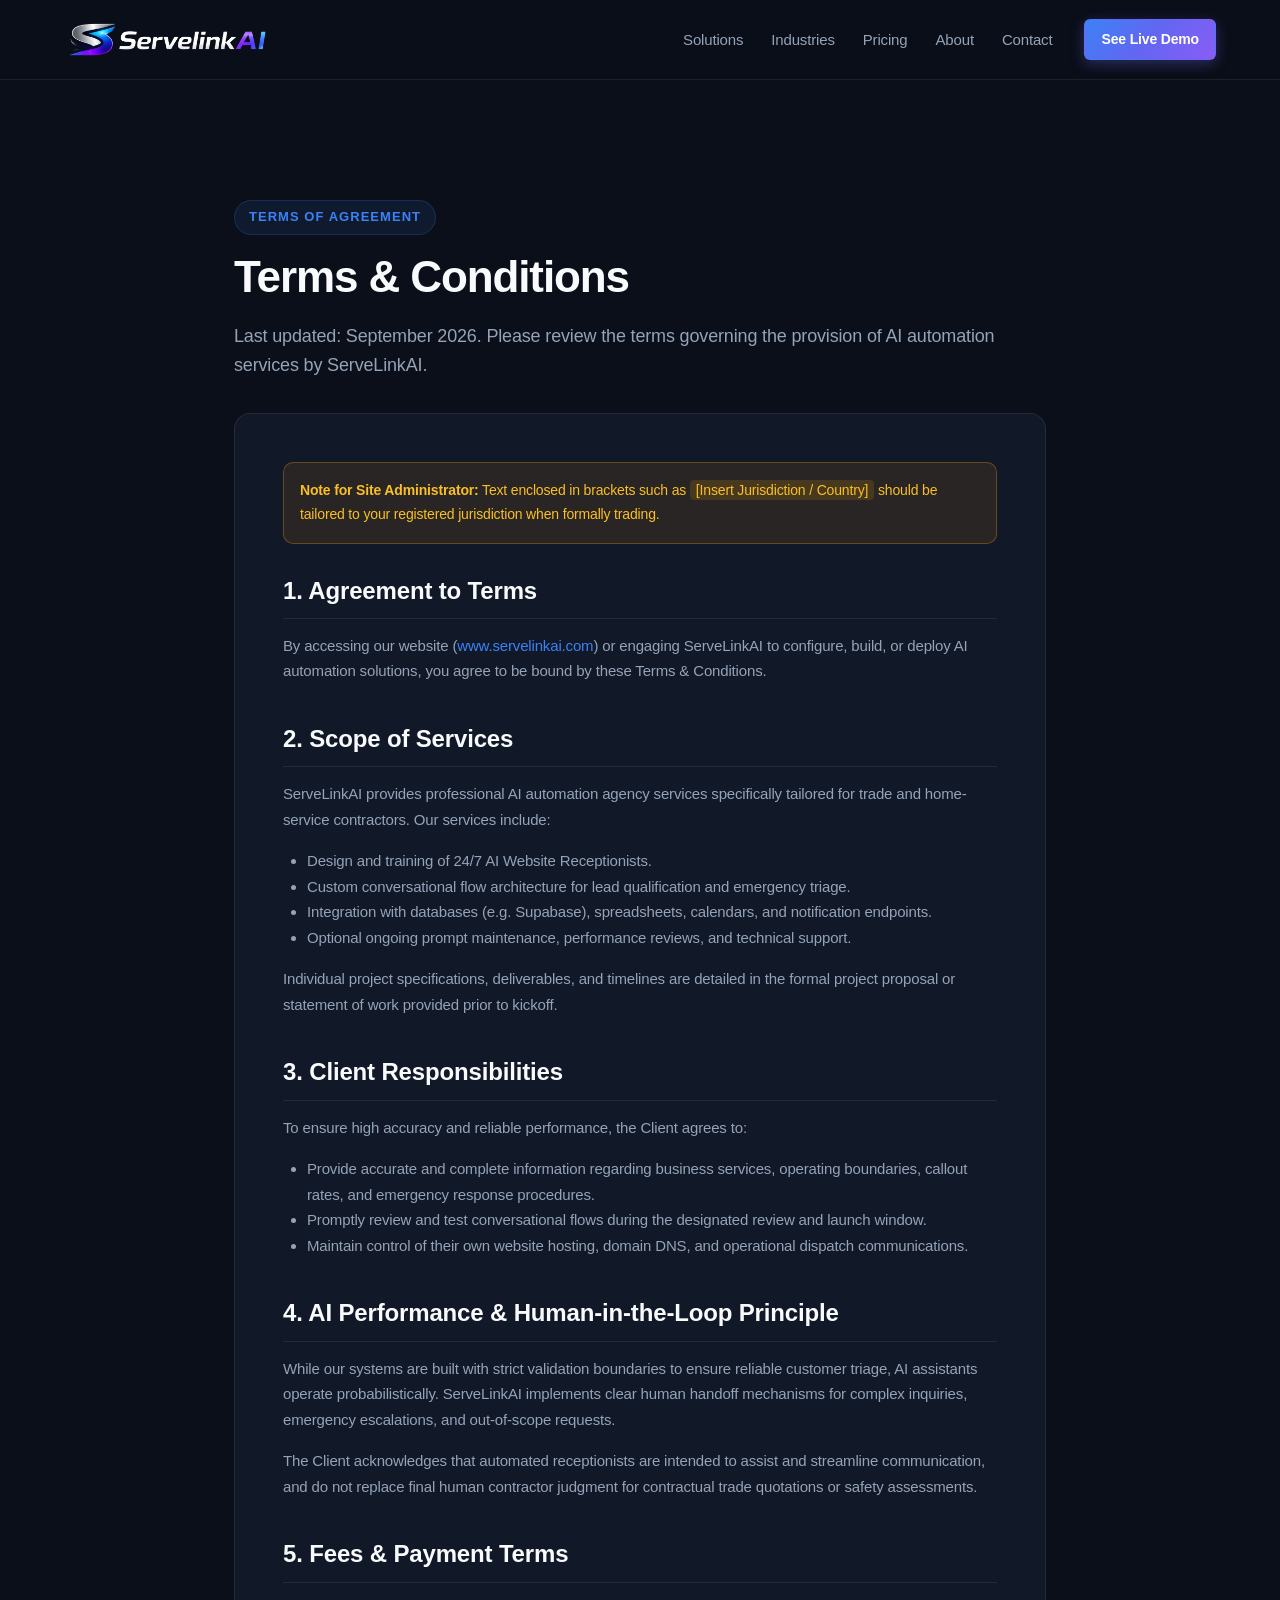
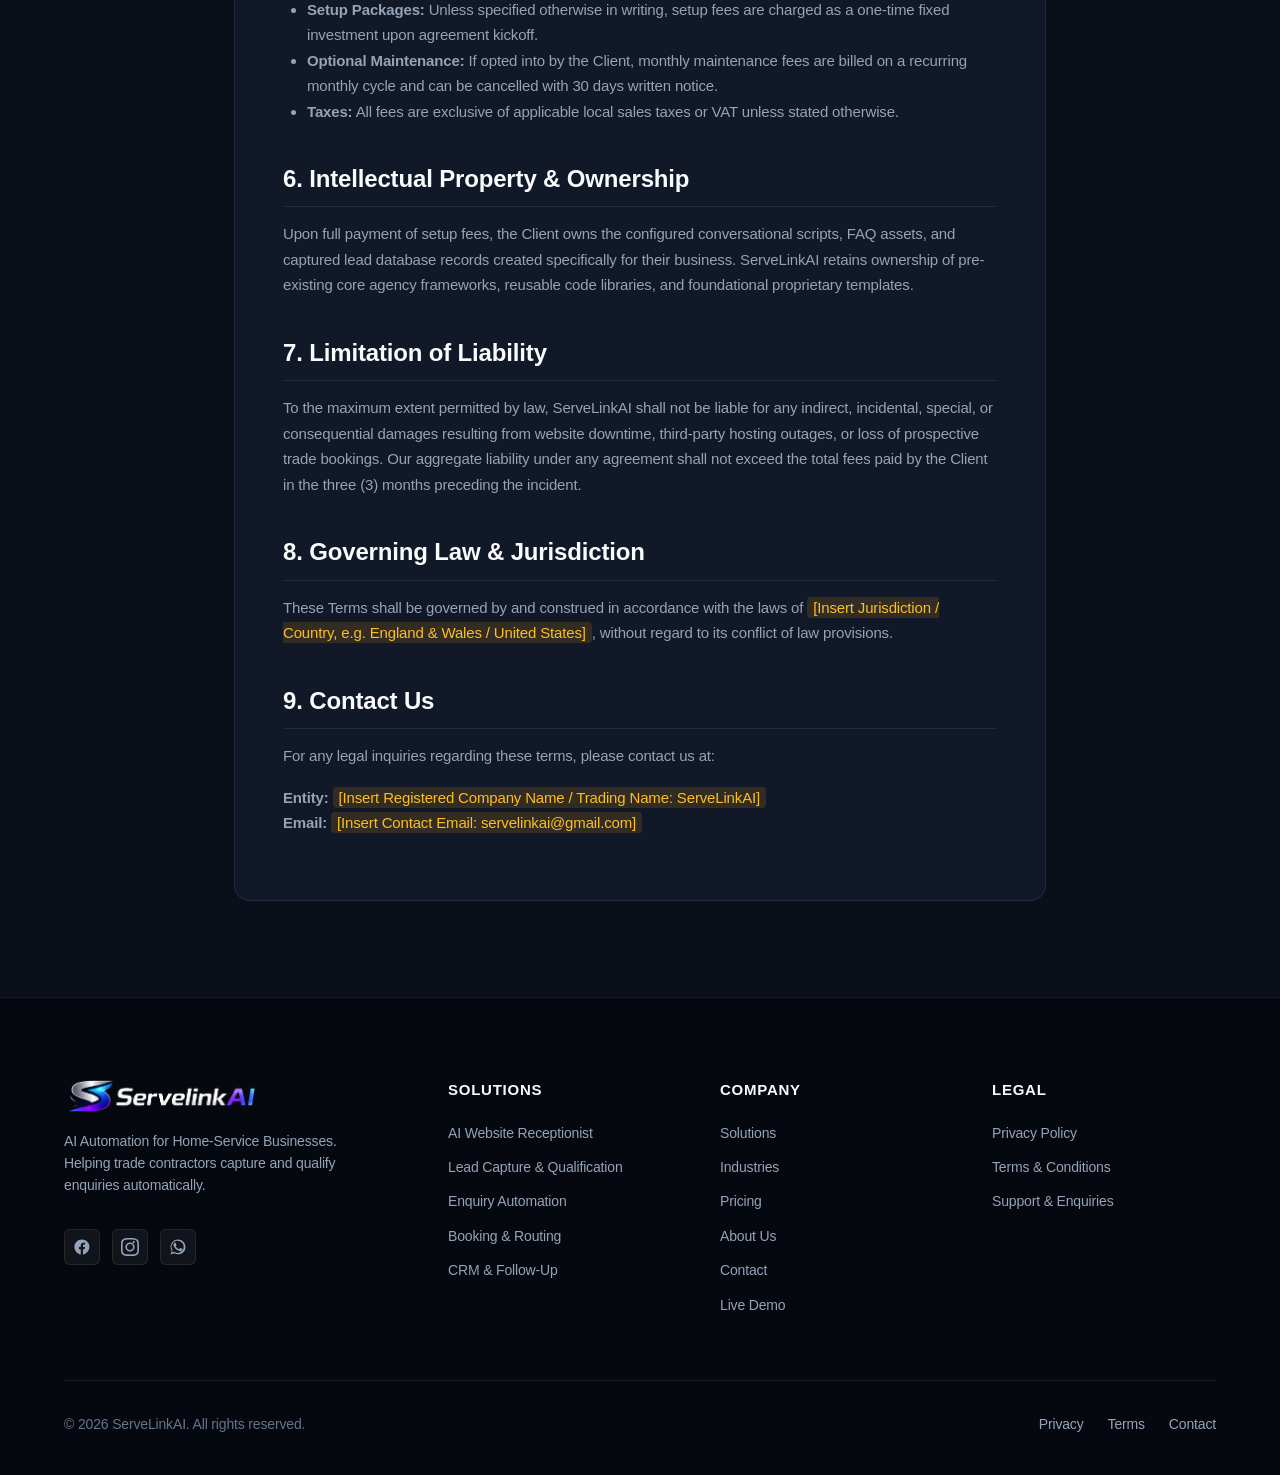
<file: terms.html>
<!DOCTYPE html>
<html lang="en">
<head>
  <meta charset="UTF-8">
  <meta name="viewport" content="width=device-width, initial-scale=1.0">
  <title>Terms & Conditions | ServeLinkAI - AI Automation for Home-Service Businesses</title>
  <meta name="description" content="Terms & Conditions for ServeLinkAI AI automation agency services, setup scopes, and optional maintenance terms.">
  <link rel="canonical" href="https://www.servelinkai.com/terms.html">
  <link rel="icon" type="image/svg+xml" href="assets/favicon/favicon.svg">

  <!-- Open Graph -->
  <meta property="og:type" content="website">
  <meta property="og:url" content="https://www.servelinkai.com/terms.html">
  <meta property="og:title" content="Terms & Conditions | ServeLinkAI">
  <meta property="og:description" content="ServeLinkAI Terms & Conditions governing automation setup and maintenance agreements.">
  <meta property="og:image" content="https://www.servelinkai.com/assets/images/servelinkai-logo.png">

  <!-- Stylesheets -->
  <link rel="stylesheet" href="css/style.css">
  <link rel="stylesheet" href="css/responsive.css">
  <link rel="stylesheet" href="css/animations.css">
</head>
<body>
  <a href="#main-content" class="skip-to-content">Skip to main content</a>

  <!-- Header -->
  <header class="site-header" role="banner">
    <div class="container nav-container">
      <a href="index.html" class="brand-link" aria-label="ServeLinkAI Homepage">
        <img src="assets/images/servelinkai-logo.png" alt="ServeLinkAI Logo" class="brand-logo" width="180" height="38">
      </a>

      <button type="button" class="nav-toggle" aria-label="Toggle navigation menu" aria-expanded="false" aria-controls="primary-nav">
        <span></span>
        <span></span>
        <span></span>
      </button>

      <nav id="primary-nav" class="nav-menu" role="navigation" aria-label="Main Navigation">
        <ul class="nav-list">
          <li><a href="solutions.html" class="nav-link">Solutions</a></li>
          <li><a href="industries.html" class="nav-link">Industries</a></li>
          <li><a href="pricing.html" class="nav-link">Pricing</a></li>
          <li><a href="about.html" class="nav-link">About</a></li>
          <li><a href="contact.html" class="nav-link">Contact</a></li>
        </ul>
        <div class="nav-cta-wrap">
          <a href="demo.html" class="btn btn-primary btn-sm">See Live Demo</a>
        </div>
      </nav>
      <div class="nav-backdrop" aria-hidden="true"></div>
    </div>
  </header>

  <main id="main-content">
    <section class="section" style="padding-top: calc(var(--header-height) + 40px);">
      <div class="container container-narrow">
        <span class="section-tag">Terms of Agreement</span>
        <h1 class="section-title">Terms &amp; Conditions</h1>
        <p class="section-subtitle">
          Last updated: September 2026. Please review the terms governing the provision of AI automation services by ServeLinkAI.
        </p>

        <div class="legal-content">
          <div style="background: rgba(245, 158, 11, 0.1); border: 1px solid rgba(245, 158, 11, 0.3); border-radius: var(--radius-md); padding: 16px; margin-bottom: 28px;">
            <p style="margin: 0; font-size: 0.875rem; color: #fbbf24;">
              <strong>Note for Site Administrator:</strong> Text enclosed in brackets such as <span class="legal-placeholder">[Insert Jurisdiction / Country]</span> should be tailored to your registered jurisdiction when formally trading.
            </p>
          </div>

          <h2>1. Agreement to Terms</h2>
          <p>
            By accessing our website (<a href="https://www.servelinkai.com" style="color: var(--brand-blue);">www.servelinkai.com</a>) or engaging ServeLinkAI to configure, build, or deploy AI automation solutions, you agree to be bound by these Terms &amp; Conditions.
          </p>

          <h2>2. Scope of Services</h2>
          <p>
            ServeLinkAI provides professional AI automation agency services specifically tailored for trade and home-service contractors. Our services include:
          </p>
          <ul>
            <li>Design and training of 24/7 AI Website Receptionists.</li>
            <li>Custom conversational flow architecture for lead qualification and emergency triage.</li>
            <li>Integration with databases (e.g. Supabase), spreadsheets, calendars, and notification endpoints.</li>
            <li>Optional ongoing prompt maintenance, performance reviews, and technical support.</li>
          </ul>
          <p>
            Individual project specifications, deliverables, and timelines are detailed in the formal project proposal or statement of work provided prior to kickoff.
          </p>

          <h2>3. Client Responsibilities</h2>
          <p>To ensure high accuracy and reliable performance, the Client agrees to:</p>
          <ul>
            <li>Provide accurate and complete information regarding business services, operating boundaries, callout rates, and emergency response procedures.</li>
            <li>Promptly review and test conversational flows during the designated review and launch window.</li>
            <li>Maintain control of their own website hosting, domain DNS, and operational dispatch communications.</li>
          </ul>

          <h2>4. AI Performance &amp; Human-in-the-Loop Principle</h2>
          <p>
            While our systems are built with strict validation boundaries to ensure reliable customer triage, AI assistants operate probabilistically. ServeLinkAI implements clear human handoff mechanisms for complex inquiries, emergency escalations, and out-of-scope requests.
          </p>
          <p>
            The Client acknowledges that automated receptionists are intended to assist and streamline communication, and do not replace final human contractor judgment for contractual trade quotations or safety assessments.
          </p>

          <h2>5. Fees &amp; Payment Terms</h2>
          <ul>
            <li><strong>Setup Packages:</strong> Unless specified otherwise in writing, setup fees are charged as a one-time fixed investment upon agreement kickoff.</li>
            <li><strong>Optional Maintenance:</strong> If opted into by the Client, monthly maintenance fees are billed on a recurring monthly cycle and can be cancelled with 30 days written notice.</li>
            <li><strong>Taxes:</strong> All fees are exclusive of applicable local sales taxes or VAT unless stated otherwise.</li>
          </ul>

          <h2>6. Intellectual Property &amp; Ownership</h2>
          <p>
            Upon full payment of setup fees, the Client owns the configured conversational scripts, FAQ assets, and captured lead database records created specifically for their business. ServeLinkAI retains ownership of pre-existing core agency frameworks, reusable code libraries, and foundational proprietary templates.
          </p>

          <h2>7. Limitation of Liability</h2>
          <p>
            To the maximum extent permitted by law, ServeLinkAI shall not be liable for any indirect, incidental, special, or consequential damages resulting from website downtime, third-party hosting outages, or loss of prospective trade bookings. Our aggregate liability under any agreement shall not exceed the total fees paid by the Client in the three (3) months preceding the incident.
          </p>

          <h2>8. Governing Law &amp; Jurisdiction</h2>
          <p>
            These Terms shall be governed by and construed in accordance with the laws of <span class="legal-placeholder">[Insert Jurisdiction / Country, e.g. England &amp; Wales / United States]</span>, without regard to its conflict of law provisions.
          </p>

          <h2>9. Contact Us</h2>
          <p>
            For any legal inquiries regarding these terms, please contact us at:
          </p>
          <p>
            <strong>Entity:</strong> <span class="legal-placeholder">[Insert Registered Company Name / Trading Name: ServeLinkAI]</span><br>
            <strong>Email:</strong> <span class="legal-placeholder">[Insert Contact Email: servelinkai@gmail.com]</span>
          </p>
        </div>
      </div>
    </section>
  </main>

  <!-- Footer -->
  <footer class="site-footer" role="contentinfo">
    <div class="container">
      <div class="footer-top-grid">
        <div class="footer-brand-wrap">
          <a href="index.html" aria-label="ServeLinkAI Home">
            <img src="assets/images/servelinkai-logo.png" alt="ServeLinkAI Logo" class="footer-brand-logo" width="160" height="34">
          </a>
          <p class="footer-tagline">
            AI Automation for Home-Service Businesses. Helping trade contractors capture and qualify enquiries automatically.
          </p>
          <div class="footer-socials">
            <a href="https://www.facebook.com/profile.php?id=61577540101651" class="social-icon-btn" aria-label="Facebook" target="_blank" rel="noopener noreferrer">
              <svg viewBox="0 0 24 24" width="18" height="18" fill="currentColor" aria-hidden="true"><path d="M22 12.06C22 6.48 17.52 2 11.94 2 6.36 2 1.88 6.48 1.88 12.06c0 5.02 3.66 9.18 8.44 9.94v-7.03H7.9v-2.91h2.42V9.91c0-2.39 1.42-3.71 3.6-3.71 1.04 0 2.13.19 2.13.19v2.34h-1.2c-1.18 0-1.55.73-1.55 1.48v1.78h2.64l-.42 2.91h-2.22V22c4.78-.76 8.44-4.92 8.44-9.94z"/></svg>
            </a>
            <a href="https://www.instagram.com/ah.raad.124/" class="social-icon-btn" aria-label="Instagram" target="_blank" rel="noopener noreferrer">
              <svg viewBox="0 0 24 24" width="18" height="18" fill="currentColor" aria-hidden="true"><path d="M12 2.16c3.2 0 3.58.01 4.85.07 1.17.05 1.8.25 2.23.41.56.22.96.48 1.38.9.42.42.68.82.9 1.38.16.42.36 1.06.41 2.23.06 1.27.07 1.65.07 4.85s-.01 3.58-.07 4.85c-.05 1.17-.25 1.8-.41 2.23-.22.56-.48.96-.9 1.38-.42.42-.82.68-1.38.9-.42.16-1.06.36-2.23.41-1.27.06-1.65.07-4.85.07s-3.58-.01-4.85-.07c-1.17-.05-1.8-.25-2.23-.41-.56-.22-.96-.48-1.38-.9-.42-.42-.68-.82-.9-1.38-.16-.42-.36-1.06-.41-2.23-.06-1.27-.07-1.65-.07-4.85s.01-3.58.07-4.85c.05-1.17.25-1.8.41-2.23.22-.56.48-.96.9-1.38.42-.42.82-.68 1.38-.9.42-.16 1.06-.36 2.23-.41 1.27-.06 1.65-.07 4.85-.07M12 0C8.74 0 8.33.01 7.05.07 5.78.13 4.9.33 4.14.63c-.79.31-1.46.72-2.13 1.38C1.35 2.68.94 3.35.63 4.14.33 4.9.13 5.78.07 7.05.01 8.33 0 8.74 0 12s.01 3.67.07 4.95c.06 1.27.26 2.15.56 2.91.31.79.72 1.46 1.38 2.13.67.66 1.34 1.07 2.13 1.38.76.3 1.64.5 2.91.56C8.33 23.99 8.74 24 12 24s3.67-.01 4.95-.07c1.27-.06 2.15-.26 2.91-.56.79-.31 1.46-.72 2.13-1.38.66-.67 1.07-1.34 1.38-2.13.3-.76.5-1.64.56-2.91.06-1.28.07-1.69.07-4.95s-.01-3.67-.07-4.95c-.06-1.27-.26-2.15-.56-2.91-.31-.79-.72-1.46-1.38-2.13C20.32 1.35 19.65.94 18.86.63c-.76-.3-1.64-.5-2.91-.56C15.67.01 15.26 0 12 0zm0 5.84A6.16 6.16 0 1 0 18.16 12 6.16 6.16 0 0 0 12 5.84zm0 10.16A4 4 0 1 1 16 12a4 4 0 0 1-4 4zm6.41-10.4a1.44 1.44 0 1 1-1.44-1.44 1.44 1.44 0 0 1 1.44 1.44z"/></svg>
            </a>
            <a href="https://wa.me/8801783889722" class="social-icon-btn" aria-label="WhatsApp" target="_blank" rel="noopener noreferrer">
              <svg viewBox="0 0 24 24" width="18" height="18" fill="currentColor" aria-hidden="true"><path d="M17.47 14.38c-.3-.15-1.76-.87-2.03-.97-.27-.1-.47-.15-.67.15-.2.3-.77.97-.94 1.17-.17.2-.35.22-.65.07-.3-.15-1.26-.46-2.4-1.48-.89-.79-1.48-1.76-1.66-2.06-.17-.3-.02-.46.13-.61.14-.14.3-.35.45-.52.15-.17.2-.3.3-.5.1-.2.05-.37-.02-.52-.07-.15-.67-1.61-.91-2.21-.24-.58-.49-.5-.67-.51-.17-.01-.37-.01-.57-.01-.2 0-.52.07-.8.37-.27.3-1.04 1.02-1.04 2.48 0 1.46 1.07 2.87 1.22 3.07.15.2 2.1 3.2 5.08 4.49.71.31 1.26.49 1.69.63.71.23 1.36.2 1.87.12.57-.08 1.76-.72 2.01-1.42.25-.7.25-1.29.17-1.42-.07-.12-.27-.2-.57-.35z"/><path d="M12.04 2C6.58 2 2.13 6.45 2.13 11.91c0 1.87.5 3.62 1.44 5.13L2 22l5.1-1.53a9.87 9.87 0 0 0 4.94 1.33h.01c5.46 0 9.9-4.45 9.9-9.9S17.5 2 12.04 2zm0 17.93h-.01c-1.68 0-3.33-.45-4.77-1.3l-.34-.2-3.03.91.92-2.95-.22-.35a8.1 8.1 0 0 1-1.24-4.33c0-4.48 3.65-8.13 8.14-8.13a8.1 8.1 0 0 1 5.75 2.38 8.07 8.07 0 0 1 2.38 5.75c0 4.49-3.65 8.22-8.14 8.22z"/></svg>
            </a>
          </div>
        </div>

        <div>
          <h4 class="footer-heading">Solutions</h4>
          <ul class="footer-nav-list">
            <li><a href="solutions.html#receptionist" class="footer-nav-link">AI Website Receptionist</a></li>
            <li><a href="solutions.html#qualification" class="footer-nav-link">Lead Capture &amp; Qualification</a></li>
            <li><a href="solutions.html#enquiry-automation" class="footer-nav-link">Enquiry Automation</a></li>
            <li><a href="solutions.html#booking-routing" class="footer-nav-link">Booking &amp; Routing</a></li>
            <li><a href="solutions.html#crm-followup" class="footer-nav-link">CRM &amp; Follow-Up</a></li>
          </ul>
        </div>

        <div>
          <h4 class="footer-heading">Company</h4>
          <ul class="footer-nav-list">
            <li><a href="solutions.html" class="footer-nav-link">Solutions</a></li>
            <li><a href="industries.html" class="footer-nav-link">Industries</a></li>
            <li><a href="pricing.html" class="footer-nav-link">Pricing</a></li>
            <li><a href="about.html" class="footer-nav-link">About Us</a></li>
            <li><a href="contact.html" class="footer-nav-link">Contact</a></li>
            <li><a href="demo.html" class="footer-nav-link">Live Demo</a></li>
          </ul>
        </div>

        <div>
          <h4 class="footer-heading">Legal</h4>
          <ul class="footer-nav-list">
            <li><a href="privacy.html" class="footer-nav-link">Privacy Policy</a></li>
            <li><a href="terms.html" class="footer-nav-link active">Terms &amp; Conditions</a></li>
            <li><a href="contact.html" class="footer-nav-link">Support &amp; Enquiries</a></li>
          </ul>
        </div>
      </div>

      <div class="footer-bottom">
        <p>&copy; <span class="current-year">2026</span> ServeLinkAI. All rights reserved.</p>
        <div class="footer-bottom-links">
          <a href="privacy.html" class="footer-nav-link">Privacy</a>
          <a href="terms.html" class="footer-nav-link">Terms</a>
          <a href="contact.html" class="footer-nav-link">Contact</a>
        </div>
      </div>
    </div>
  </footer>

  <script src="js/config.js"></script>
  <script src="js/supabase.js"></script>
  <script src="js/navigation.js"></script>
  <script src="js/main.js"></script>
  <script> window.chtlConfig = { chatbotId: "3628867818" } </script>
<script async data-id="3628867818" id="chtl-script" type="text/javascript" src="https://chatling.ai/js/embed.js"></script>
</body>
</html>
</file>
<file: css/style.css>
/* ==========================================================================
   ServeLinkAI - Production Design System & Core Styles
   Modern B2B AI Automation Agency for Home-Service Businesses
   ========================================================================== */

/* --- 1. CSS Custom Properties / Design Tokens --- */
:root {
  /* Backgrounds & Canvas */
  --bg-primary: #0b0f19;
  --bg-secondary: #06080f;
  --bg-card: #111827;
  --bg-card-alt: #162032;
  --bg-card-hover: #1a253c;
  --bg-header: rgba(11, 15, 25, 0.88);
  --bg-input: #0f1626;

  /* Accent & Brand Colors */
  --brand-blue: #3b82f6;
  --brand-blue-hover: #2563eb;
  --brand-indigo: #6366f1;
  --brand-purple: #8b5cf6;
  --brand-gradient: linear-gradient(135deg, #3b82f6 0%, #6366f1 50%, #8b5cf6 100%);
  --brand-gradient-subtle: linear-gradient(135deg, rgba(59, 130, 246, 0.12) 0%, rgba(99, 102, 241, 0.12) 100%);
  --brand-glow: rgba(99, 102, 241, 0.25);

  /* Borders & Dividers */
  --border-subtle: rgba(255, 255, 255, 0.08);
  --border-card: rgba(255, 255, 255, 0.12);
  --border-focus: #6366f1;
  --border-hover: rgba(99, 102, 241, 0.4);

  /* Typography Colors */
  --text-primary: #f8fafc;
  --text-secondary: #94a3b8;
  --text-muted: #64748b;
  --text-inverse: #0b0f19;

  /* Status Colors */
  --status-success: #10b981;
  --status-success-bg: rgba(16, 185, 129, 0.12);
  --status-warning: #f59e0b;
  --status-warning-bg: rgba(245, 158, 11, 0.12);
  --status-danger: #ef4444;
  --status-danger-bg: rgba(239, 68, 68, 0.12);

  /* Typography Stack */
  --font-sans: -apple-system, BlinkMacSystemFont, "Segoe UI", Roboto, "Helvetica Neue", Arial, sans-serif;
  --font-mono: ui-monospace, SFMono-Regular, Menlo, Monaco, Consolas, "Liberation Mono", "Courier New", monospace;

  /* Layout Spacing & Sizing */
  --container-max: 1200px;
  --container-narrow: 860px;
  --header-height: 80px;
  --radius-sm: 6px;
  --radius-md: 10px;
  --radius-lg: 16px;
  --radius-full: 9999px;

  /* Shadows */
  --shadow-sm: 0 1px 2px rgba(0, 0, 0, 0.2);
  --shadow-md: 0 4px 6px -1px rgba(0, 0, 0, 0.3), 0 2px 4px -2px rgba(0, 0, 0, 0.3);
  --shadow-lg: 0 10px 25px -3px rgba(0, 0, 0, 0.4), 0 4px 6px -4px rgba(0, 0, 0, 0.3);
  --shadow-card: 0 8px 20px rgba(0, 0, 0, 0.35);

  /* Transitions */
  --transition-fast: 0.18s cubic-bezier(0.4, 0, 0.2, 1);
  --transition-normal: 0.26s cubic-bezier(0.4, 0, 0.2, 1);
}

/* --- 2. CSS Reset & Base Elements --- */
*, *::before, *::after {
  box-sizing: border-box;
  margin: 0;
  padding: 0;
}

html {
  font-size: 16px;
  scroll-behavior: smooth;
  scroll-padding-top: calc(var(--header-height) + 16px);
  -webkit-text-size-adjust: 100%;
}

body {
  font-family: var(--font-sans);
  background-color: var(--bg-primary);
  color: var(--text-primary);
  line-height: 1.6;
  letter-spacing: -0.01em;
  min-height: 100vh;
  display: flex;
  flex-direction: column;
  overflow-x: hidden;
}

main {
  flex: 1 0 auto;
}

img, svg {
  display: block;
  max-width: 100%;
  height: auto;
}

a {
  color: inherit;
  text-decoration: none;
  transition: color var(--transition-fast);
}

ul, ol {
  list-style: none;
}

button, input, select, textarea {
  font: inherit;
  color: inherit;
  background: transparent;
  border: none;
}

button {
  cursor: pointer;
}

:focus-visible {
  outline: 2px solid var(--border-focus);
  outline-offset: 3px;
}

/* Skip Link for Accessibility */
.skip-to-content {
  position: absolute;
  top: -100px;
  left: 16px;
  z-index: 10000;
  padding: 12px 20px;
  background: var(--brand-blue);
  color: #ffffff;
  font-weight: 600;
  border-radius: var(--radius-sm);
  transition: top var(--transition-fast);
}

.skip-to-content:focus {
  top: 16px;
}

/* --- 3. Layout Containers & Utility Classes --- */
.container {
  width: 100%;
  max-width: var(--container-max);
  margin-left: auto;
  margin-right: auto;
  padding-left: 24px;
  padding-right: 24px;
}

.container-narrow {
  max-width: var(--container-narrow);
}

.section {
  padding-top: 96px;
  padding-bottom: 96px;
  position: relative;
}

.section-alt {
  background-color: var(--bg-secondary);
}

.section-header {
  text-align: center;
  max-width: 720px;
  margin: 0 auto 64px auto;
}

.section-header.text-left {
  text-align: left;
  margin-left: 0;
}

.section-tag {
  display: inline-flex;
  align-items: center;
  gap: 8px;
  font-size: 0.8125rem;
  font-weight: 600;
  letter-spacing: 0.08em;
  text-transform: uppercase;
  color: var(--brand-blue);
  background: rgba(59, 130, 246, 0.1);
  padding: 6px 14px;
  border-radius: var(--radius-full);
  border: 1px solid rgba(59, 130, 246, 0.2);
  margin-bottom: 16px;
}

.section-title {
  font-size: clamp(2rem, 3.5vw, 2.75rem);
  font-weight: 800;
  line-height: 1.2;
  letter-spacing: -0.025em;
  color: var(--text-primary);
  margin-bottom: 18px;
}

.section-subtitle {
  font-size: 1.125rem;
  color: var(--text-secondary);
  line-height: 1.65;
}

.gradient-text {
  background: var(--brand-gradient);
  -webkit-background-clip: text;
  -webkit-text-fill-color: transparent;
}

/* --- 4. Buttons & Badges --- */
.btn {
  display: inline-flex;
  align-items: center;
  justify-content: center;
  gap: 10px;
  padding: 13px 26px;
  font-size: 0.9375rem;
  font-weight: 600;
  border-radius: var(--radius-md);
  transition: all var(--transition-fast);
  white-space: nowrap;
  text-align: center;
  border: 1px solid transparent;
}

.btn-primary {
  background: var(--brand-gradient);
  color: #ffffff;
  box-shadow: 0 4px 14px rgba(99, 102, 241, 0.35);
}

.btn-primary:hover {
  filter: brightness(1.1);
  transform: translateY(-1px);
  box-shadow: 0 6px 20px rgba(99, 102, 241, 0.45);
}

.btn-secondary {
  background: rgba(255, 255, 255, 0.06);
  color: var(--text-primary);
  border: 1px solid var(--border-subtle);
}

.btn-secondary:hover {
  background: rgba(255, 255, 255, 0.12);
  border-color: rgba(255, 255, 255, 0.25);
  transform: translateY(-1px);
}

.btn-outline {
  background: transparent;
  color: var(--text-primary);
  border: 1px solid var(--border-card);
}

.btn-outline:hover {
  background: rgba(255, 255, 255, 0.04);
  border-color: var(--brand-blue);
  color: var(--brand-blue);
}

.btn-sm {
  padding: 8px 16px;
  font-size: 0.875rem;
  border-radius: var(--radius-sm);
}

.btn-lg {
  padding: 16px 32px;
  font-size: 1rem;
}

.btn-block {
  width: 100%;
}

.btn-arrow {
  transition: transform var(--transition-fast);
  display: inline-block;
}

.btn:hover .btn-arrow {
  transform: translateX(4px);
}

.badge {
  display: inline-flex;
  align-items: center;
  padding: 4px 10px;
  font-size: 0.75rem;
  font-weight: 700;
  text-transform: uppercase;
  letter-spacing: 0.05em;
  border-radius: var(--radius-full);
}

.badge-popular {
  background: var(--brand-gradient);
  color: #ffffff;
  box-shadow: 0 2px 10px rgba(99, 102, 241, 0.4);
}

.badge-standard {
  background: rgba(255, 255, 255, 0.08);
  color: var(--text-secondary);
  border: 1px solid var(--border-subtle);
}

.badge-success {
  background: var(--status-success-bg);
  color: var(--status-success);
  border: 1px solid rgba(16, 185, 129, 0.3);
}

.badge-pending {
  background: rgba(148, 163, 184, 0.1);
  color: var(--text-secondary);
  border: 1px solid var(--border-subtle);
}

/* --- 5. Navigation Bar & Drawer --- */
.site-header {
  position: sticky;
  top: 0;
  left: 0;
  width: 100%;
  height: var(--header-height);
  z-index: 1000;
  background-color: var(--bg-header);
  backdrop-filter: blur(12px);
  -webkit-backdrop-filter: blur(12px);
  border-bottom: 1px solid var(--border-subtle);
  transition: background-color var(--transition-fast), border-color var(--transition-fast), box-shadow var(--transition-fast);
}

.site-header.scrolled {
  background-color: rgba(11, 15, 25, 0.95);
  box-shadow: var(--shadow-md);
  border-color: rgba(255, 255, 255, 0.12);
}

.nav-container {
  display: flex;
  align-items: center;
  justify-content: space-between;
  height: 100%;
}

.brand-link {
  display: flex;
  align-items: center;
  gap: 12px;
}

.brand-logo {
  height: 38px;
  width: auto;
  object-fit: contain;
}

.nav-menu {
  display: flex;
  align-items: center;
  gap: 32px;
}

.nav-list {
  display: flex;
  align-items: center;
  gap: 28px;
}

.nav-link {
  font-size: 0.9375rem;
  font-weight: 500;
  color: var(--text-secondary);
  position: relative;
  padding: 6px 0;
}

.nav-link:hover, .nav-link.active {
  color: var(--text-primary);
}

.nav-link.active::after {
  content: "";
  position: absolute;
  bottom: 0;
  left: 0;
  width: 100%;
  height: 2px;
  background: var(--brand-gradient);
  border-radius: var(--radius-full);
}

.nav-cta-wrap {
  display: flex;
  align-items: center;
  gap: 16px;
}

.nav-toggle {
  display: none;
  flex-direction: column;
  justify-content: space-between;
  width: 28px;
  height: 20px;
  background: transparent;
  border: none;
  cursor: pointer;
  padding: 0;
  z-index: 1001;
}

.nav-toggle span {
  width: 100%;
  height: 2px;
  background-color: var(--text-primary);
  border-radius: var(--radius-full);
  transition: transform var(--transition-fast), opacity var(--transition-fast);
}

.nav-toggle.active span:nth-child(1) {
  transform: translateY(9px) rotate(45deg);
}

.nav-toggle.active span:nth-child(2) {
  opacity: 0;
}

.nav-toggle.active span:nth-child(3) {
  transform: translateY(-9px) rotate(-45deg);
}

.nav-backdrop {
  display: none;
}

/* --- 6. Hero Section --- */
.hero-section {
  padding-top: calc(var(--header-height) + 40px);
  padding-bottom: 96px;
  position: relative;
  overflow: hidden;
  background: radial-gradient(circle at 50% 10%, rgba(99, 102, 241, 0.15) 0%, transparent 60%);
}

.hero-grid {
  display: grid;
  grid-template-columns: 1.15fr 0.85fr;
  gap: 56px;
  align-items: center;
}

.hero-tag-wrap {
  margin-bottom: 20px;
}

.hero-title {
  font-size: clamp(2.35rem, 4.5vw, 3.6rem);
  font-weight: 800;
  line-height: 1.14;
  letter-spacing: -0.03em;
  margin-bottom: 24px;
}

.hero-description {
  font-size: 1.2rem;
  color: var(--text-secondary);
  line-height: 1.65;
  margin-bottom: 36px;
  max-width: 600px;
}

.hero-actions {
  display: flex;
  align-items: center;
  gap: 16px;
  flex-wrap: wrap;
  margin-bottom: 40px;
}

.hero-reassurance {
  display: flex;
  align-items: center;
  gap: 24px;
  flex-wrap: wrap;
  padding-top: 24px;
  border-top: 1px solid var(--border-subtle);
  font-size: 0.875rem;
  color: var(--text-secondary);
}

.reassurance-item {
  display: flex;
  align-items: center;
  gap: 8px;
}

.reassurance-icon {
  color: var(--status-success);
  font-weight: bold;
}

/* Hero Visual / Interactive Taster Card */
.hero-visual-card {
  background: var(--bg-card);
  border: 1px solid var(--border-card);
  border-radius: var(--radius-lg);
  box-shadow: var(--shadow-card);
  overflow: hidden;
  position: relative;
}

.visual-topbar {
  display: flex;
  align-items: center;
  justify-content: space-between;
  padding: 14px 20px;
  background: var(--bg-secondary);
  border-bottom: 1px solid var(--border-subtle);
}

.topbar-indicators {
  display: flex;
  gap: 6px;
}

.topbar-indicators span {
  width: 10px;
  height: 10px;
  border-radius: 50%;
  background-color: var(--border-subtle);
}

.topbar-indicators span:nth-child(1) { background: #ef4444; }
.topbar-indicators span:nth-child(2) { background: #f59e0b; }
.topbar-indicators span:nth-child(3) { background: #10b981; }

.visual-status-pill {
  font-size: 0.75rem;
  font-weight: 600;
  color: var(--status-success);
  display: flex;
  align-items: center;
  gap: 6px;
}

.pulse-dot {
  width: 7px;
  height: 7px;
  border-radius: 50%;
  background-color: var(--status-success);
  box-shadow: 0 0 0 3px rgba(16, 185, 129, 0.25);
}

.visual-chat-body {
  padding: 24px;
  display: flex;
  flex-direction: column;
  gap: 16px;
}

/* Chat bubble styling */
.chat-bubble {
  display: flex;
  gap: 12px;
  max-width: 90%;
}

.chat-ai {
  align-self: flex-start;
}

.chat-user {
  align-self: flex-end;
  flex-direction: row-reverse;
}

.bubble-avatar {
  width: 32px;
  height: 32px;
  border-radius: 50%;
  background: var(--brand-gradient);
  display: flex;
  align-items: center;
  justify-content: center;
  font-size: 0.75rem;
  font-weight: 700;
  color: #fff;
  flex-shrink: 0;
}

.bubble-text {
  padding: 12px 16px;
  border-radius: var(--radius-md);
  font-size: 0.9375rem;
  line-height: 1.5;
}

.chat-ai .bubble-text {
  background: var(--bg-card-alt);
  color: var(--text-primary);
  border: 1px solid var(--border-subtle);
  border-top-left-radius: 2px;
}

.chat-user .bubble-text {
  background: var(--brand-blue);
  color: #ffffff;
  border-top-right-radius: 2px;
}

.bubble-time {
  display: block;
  font-size: 0.7rem;
  color: var(--text-muted);
  margin-top: 4px;
  text-align: right;
}

.chat-ai .bubble-time {
  text-align: left;
}

.visual-dispatch-box {
  margin: 16px 20px 20px 20px;
  background: rgba(16, 185, 129, 0.08);
  border: 1px solid rgba(16, 185, 129, 0.25);
  border-radius: var(--radius-md);
  padding: 14px 18px;
}

.dispatch-header {
  display: flex;
  align-items: center;
  justify-content: space-between;
  font-size: 0.8125rem;
  font-weight: 700;
  color: var(--status-success);
  margin-bottom: 6px;
}

.dispatch-detail {
  font-size: 0.875rem;
  color: var(--text-secondary);
}

/* --- 7. Benefit Strip --- */
.benefit-strip {
  background-color: var(--bg-secondary);
  border-top: 1px solid var(--border-subtle);
  border-bottom: 1px solid var(--border-subtle);
  padding: 32px 0;
}

.benefit-grid {
  display: grid;
  grid-template-columns: repeat(4, 1fr);
  gap: 24px;
}

.benefit-item {
  display: flex;
  align-items: center;
  gap: 16px;
}

.benefit-icon-wrap {
  width: 44px;
  height: 44px;
  border-radius: var(--radius-md);
  background: rgba(59, 130, 246, 0.1);
  border: 1px solid rgba(59, 130, 246, 0.2);
  display: flex;
  align-items: center;
  justify-content: center;
  color: var(--brand-blue);
  flex-shrink: 0;
  font-size: 1.25rem;
}

.benefit-text h3 {
  font-size: 1rem;
  font-weight: 700;
  color: var(--text-primary);
  margin-bottom: 2px;
}

.benefit-text p {
  font-size: 0.8125rem;
  color: var(--text-secondary);
  line-height: 1.4;
}

/* --- 8. Problem Section --- */
.problem-grid {
  display: grid;
  grid-template-columns: repeat(3, 1fr);
  gap: 28px;
}

.problem-card {
  background: var(--bg-card);
  border: 1px solid var(--border-subtle);
  border-radius: var(--radius-lg);
  padding: 32px;
  transition: all var(--transition-normal);
  display: flex;
  flex-direction: column;
}

.problem-card:hover {
  transform: translateY(-4px);
  border-color: rgba(239, 68, 68, 0.35);
  box-shadow: var(--shadow-card);
}

.problem-icon-wrap {
  width: 48px;
  height: 48px;
  border-radius: var(--radius-md);
  background: var(--status-danger-bg);
  color: var(--status-danger);
  border: 1px solid rgba(239, 68, 68, 0.2);
  display: flex;
  align-items: center;
  justify-content: center;
  font-size: 1.35rem;
  margin-bottom: 20px;
}

.problem-card h3 {
  font-size: 1.2rem;
  font-weight: 700;
  color: var(--text-primary);
  margin-bottom: 12px;
}

.problem-card p {
  font-size: 0.9375rem;
  color: var(--text-secondary);
  line-height: 1.6;
}

.problem-footer-stat {
  margin-top: auto;
  padding-top: 18px;
  border-top: 1px solid var(--border-subtle);
  font-size: 0.8125rem;
  color: var(--text-muted);
}

/* --- 9. How It Works (Answer → Qualify → Capture → Route) --- */
.how-it-works-grid {
  display: grid;
  grid-template-columns: repeat(4, 1fr);
  gap: 24px;
  position: relative;
}

.step-card {
  background: var(--bg-card);
  border: 1px solid var(--border-subtle);
  border-radius: var(--radius-lg);
  padding: 32px 24px;
  position: relative;
  transition: all var(--transition-normal);
}

.step-card:hover {
  border-color: var(--border-hover);
  transform: translateY(-4px);
  box-shadow: var(--shadow-card);
}

.step-badge {
  font-size: 0.75rem;
  font-weight: 800;
  letter-spacing: 0.05em;
  color: var(--brand-blue);
  background: rgba(59, 130, 246, 0.1);
  display: inline-block;
  padding: 4px 10px;
  border-radius: var(--radius-full);
  margin-bottom: 18px;
}

.step-card h3 {
  font-size: 1.25rem;
  font-weight: 700;
  color: var(--text-primary);
  margin-bottom: 12px;
}

.step-card p {
  font-size: 0.9375rem;
  color: var(--text-secondary);
  line-height: 1.6;
}

.step-connector {
  display: none; /* Can be enabled on large displays */
}

/* --- 10. Live AI Demo Section (Plumbing & Switcher) --- */
.demo-showcase-box {
  background: var(--bg-card);
  border: 1px solid var(--border-card);
  border-radius: var(--radius-lg);
  box-shadow: var(--shadow-card);
  overflow: hidden;
}

.demo-tabs-bar {
  display: flex;
  align-items: center;
  gap: 12px;
  padding: 16px 24px;
  background: var(--bg-secondary);
  border-bottom: 1px solid var(--border-subtle);
  overflow-x: auto;
}

.demo-tab-label {
  font-size: 0.875rem;
  font-weight: 600;
  color: var(--text-muted);
  margin-right: 8px;
}

.demo-tab-btn {
  padding: 8px 18px;
  font-size: 0.875rem;
  font-weight: 600;
  color: var(--text-secondary);
  background: rgba(255, 255, 255, 0.04);
  border: 1px solid var(--border-subtle);
  border-radius: var(--radius-full);
  transition: all var(--transition-fast);
}

.demo-tab-btn:hover {
  color: var(--text-primary);
  border-color: rgba(255, 255, 255, 0.2);
}

.demo-tab-btn.active {
  background: var(--brand-gradient);
  color: #ffffff;
  border-color: transparent;
  box-shadow: 0 2px 8px rgba(99, 102, 241, 0.3);
}

.demo-dual-grid {
  display: grid;
  grid-template-columns: 1.2fr 0.8fr;
  min-height: 520px;
}

.demo-chat-column {
  display: flex;
  flex-direction: column;
  border-right: 1px solid var(--border-subtle);
}

.demo-chat-header {
  padding: 16px 24px;
  border-bottom: 1px solid var(--border-subtle);
  display: flex;
  align-items: center;
  justify-content: space-between;
}

.demo-agent-info {
  display: flex;
  align-items: center;
  gap: 12px;
}

.demo-agent-avatar {
  width: 36px;
  height: 36px;
  border-radius: 50%;
  background: var(--brand-gradient);
  color: #fff;
  display: flex;
  align-items: center;
  justify-content: center;
  font-size: 0.875rem;
  font-weight: 700;
}

.demo-agent-name {
  font-size: 0.9375rem;
  font-weight: 700;
  color: var(--text-primary);
}

.demo-agent-role {
  font-size: 0.75rem;
  color: var(--text-secondary);
}

.demo-messages {
  flex: 1;
  padding: 24px;
  overflow-y: auto;
  max-height: 380px;
  display: flex;
  flex-direction: column;
  gap: 16px;
}

.demo-chips {
  padding: 16px 24px;
  border-top: 1px solid var(--border-subtle);
  background: var(--bg-card-alt);
  display: flex;
  flex-wrap: wrap;
  gap: 10px;
  align-items: center;
  min-height: 72px;
}

.demo-chip {
  padding: 8px 14px;
  font-size: 0.8125rem;
  font-weight: 500;
  color: var(--text-primary);
  background: rgba(255, 255, 255, 0.08);
  border: 1px solid var(--border-subtle);
  border-radius: var(--radius-full);
  transition: all var(--transition-fast);
}

.demo-chip:hover {
  background: rgba(99, 102, 241, 0.25);
  border-color: var(--brand-blue);
  color: #fff;
}

.reset-chip {
  background: rgba(255, 255, 255, 0.05);
  color: var(--text-secondary);
}

.demo-typing-notice {
  font-size: 0.8125rem;
  color: var(--text-secondary);
  font-style: italic;
}

/* Demo Extracted Lead Card */
.demo-summary-column {
  padding: 24px;
  background: var(--bg-secondary);
  display: flex;
  flex-direction: column;
}

.lead-card-header {
  display: flex;
  align-items: center;
  justify-content: space-between;
  margin-bottom: 20px;
  padding-bottom: 12px;
  border-bottom: 1px solid var(--border-subtle);
}

.lead-source {
  font-size: 0.75rem;
  color: var(--text-muted);
}

.lead-card-body {
  display: flex;
  flex-direction: column;
  gap: 14px;
}

.lead-placeholder-text {
  font-size: 0.875rem;
  color: var(--text-secondary);
  line-height: 1.5;
  margin-bottom: 16px;
}

.lead-skeleton-row {
  height: 14px;
  background: rgba(255, 255, 255, 0.06);
  border-radius: var(--radius-sm);
  margin-bottom: 8px;
}

.lead-skeleton-row.short {
  width: 60%;
}

.lead-field {
  display: flex;
  flex-direction: column;
  gap: 4px;
}

.lead-label {
  font-size: 0.75rem;
  text-transform: uppercase;
  letter-spacing: 0.05em;
  color: var(--text-muted);
  font-weight: 600;
}

.lead-val {
  font-size: 0.9375rem;
  color: var(--text-primary);
}

.lead-val.highlight {
  color: var(--brand-blue);
  font-weight: 600;
}

.lead-val.urgency-val {
  color: var(--status-warning);
  font-weight: 600;
}

.lead-val.text-success {
  color: var(--status-success);
  font-weight: 600;
}

.lead-card-actions {
  margin-top: 24px;
  padding-top: 16px;
  border-top: 1px solid var(--border-subtle);
}

/* --- 11. Solutions Cards --- */
.solutions-grid {
  display: grid;
  grid-template-columns: repeat(3, 1fr);
  gap: 28px;
}

.solution-card {
  background: var(--bg-card);
  border: 1px solid var(--border-subtle);
  border-radius: var(--radius-lg);
  padding: 32px;
  display: flex;
  flex-direction: column;
  transition: all var(--transition-normal);
}

.solution-card:hover {
  transform: translateY(-4px);
  border-color: var(--border-hover);
  box-shadow: var(--shadow-card);
}

.solution-icon-wrap {
  width: 52px;
  height: 52px;
  border-radius: var(--radius-md);
  background: var(--brand-gradient-subtle);
  border: 1px solid rgba(99, 102, 241, 0.25);
  color: var(--brand-blue);
  display: flex;
  align-items: center;
  justify-content: center;
  font-size: 1.5rem;
  margin-bottom: 22px;
}

.solution-card h3 {
  font-size: 1.3rem;
  font-weight: 700;
  color: var(--text-primary);
  margin-bottom: 12px;
}

.solution-card p {
  font-size: 0.9375rem;
  color: var(--text-secondary);
  line-height: 1.6;
  margin-bottom: 24px;
  flex: 1;
}

.solution-link {
  display: inline-flex;
  align-items: center;
  gap: 8px;
  font-size: 0.875rem;
  font-weight: 600;
  color: var(--brand-blue);
}

.solution-link:hover {
  color: var(--brand-purple);
}

/* --- 12. Industries Cards --- */
.industries-grid {
  display: grid;
  grid-template-columns: repeat(4, 1fr);
  gap: 24px;
}

.industry-card {
  background: var(--bg-card);
  border: 1px solid var(--border-subtle);
  border-radius: var(--radius-lg);
  padding: 28px 24px;
  display: flex;
  flex-direction: column;
  transition: all var(--transition-normal);
}

.industry-card:hover {
  transform: translateY(-4px);
  border-color: var(--border-hover);
  box-shadow: var(--shadow-card);
}

.industry-icon-box {
  width: 48px;
  height: 48px;
  border-radius: var(--radius-md);
  background: rgba(255, 255, 255, 0.04);
  border: 1px solid var(--border-subtle);
  display: flex;
  align-items: center;
  justify-content: center;
  font-size: 1.4rem;
  margin-bottom: 18px;
}

.industry-card h3 {
  font-size: 1.15rem;
  font-weight: 700;
  color: var(--text-primary);
  margin-bottom: 8px;
}

.industry-card p {
  font-size: 0.875rem;
  color: var(--text-secondary);
  line-height: 1.5;
  margin-bottom: 16px;
  flex: 1;
}

.industry-example-tag {
  font-size: 0.75rem;
  color: var(--text-muted);
  background: rgba(255, 255, 255, 0.03);
  padding: 6px 10px;
  border-radius: var(--radius-sm);
  border: 1px solid var(--border-subtle);
}

/* --- 13. Why ServeLinkAI Section --- */
.why-us-grid {
  display: grid;
  grid-template-columns: repeat(3, 1fr);
  gap: 28px;
}

.why-card {
  background: var(--bg-card);
  border: 1px solid var(--border-subtle);
  border-radius: var(--radius-lg);
  padding: 32px;
  transition: all var(--transition-normal);
}

.why-card:hover {
  border-color: var(--border-hover);
  box-shadow: var(--shadow-card);
}

.why-icon {
  font-size: 1.6rem;
  margin-bottom: 16px;
  color: var(--brand-blue);
}

.why-card h3 {
  font-size: 1.2rem;
  font-weight: 700;
  color: var(--text-primary);
  margin-bottom: 10px;
}

.why-card p {
  font-size: 0.9375rem;
  color: var(--text-secondary);
  line-height: 1.6;
}

/* --- 14. Pricing Packages --- */
.pricing-grid {
  display: grid;
  grid-template-columns: repeat(3, 1fr);
  gap: 32px;
  align-items: stretch;
}

.pricing-card {
  background: var(--bg-card);
  border: 1px solid var(--border-subtle);
  border-radius: var(--radius-lg);
  padding: 36px 32px;
  display: flex;
  flex-direction: column;
  position: relative;
  transition: all var(--transition-normal);
}

.pricing-card.popular-card {
  border-color: var(--brand-indigo);
  background: linear-gradient(180deg, rgba(99, 102, 241, 0.08) 0%, var(--bg-card) 40%);
  box-shadow: 0 8px 32px rgba(99, 102, 241, 0.2);
  transform: scale(1.02);
}

.pricing-header {
  margin-bottom: 24px;
}

.pricing-header .badge {
  margin-bottom: 14px;
}

.package-name {
  font-size: 1.6rem;
  font-weight: 800;
  color: var(--text-primary);
  margin-bottom: 8px;
}

.package-desc {
  font-size: 0.875rem;
  color: var(--text-secondary);
  line-height: 1.5;
}

.pricing-setup-block {
  padding: 20px 0;
  border-top: 1px solid var(--border-subtle);
  border-bottom: 1px solid var(--border-subtle);
  margin-bottom: 16px;
}

.pricing-label {
  font-size: 0.75rem;
  text-transform: uppercase;
  letter-spacing: 0.05em;
  color: var(--text-muted);
  font-weight: 600;
  margin-bottom: 6px;
}

.price-value {
  font-size: 2.25rem;
  font-weight: 800;
  color: var(--text-primary);
  line-height: 1.1;
  margin-bottom: 4px;
}

.price-type {
  font-size: 0.8125rem;
  color: var(--text-secondary);
}

.pricing-maintenance-block {
  background: rgba(255, 255, 255, 0.03);
  border: 1px dashed var(--border-subtle);
  border-radius: var(--radius-md);
  padding: 14px 16px;
  margin-bottom: 24px;
}

.maintenance-label {
  font-size: 0.75rem;
  font-weight: 600;
  color: var(--text-muted);
  text-transform: uppercase;
  letter-spacing: 0.05em;
  margin-bottom: 4px;
}

.maintenance-val {
  font-size: 1.1rem;
  font-weight: 700;
  color: var(--text-primary);
  margin-bottom: 2px;
}

.maintenance-subtext {
  font-size: 0.75rem;
  color: var(--text-secondary);
}

.pricing-features {
  flex: 1;
  margin-bottom: 32px;
}

.features-heading {
  font-size: 0.8125rem;
  font-weight: 700;
  text-transform: uppercase;
  letter-spacing: 0.05em;
  color: var(--text-muted);
  margin-bottom: 14px;
}

.feature-list {
  display: flex;
  flex-direction: column;
  gap: 12px;
}

.feature-list li {
  display: flex;
  align-items: flex-start;
  gap: 10px;
  font-size: 0.875rem;
  color: var(--text-secondary);
  line-height: 1.45;
}

.check-icon {
  color: var(--status-success);
  font-weight: bold;
  flex-shrink: 0;
}

/* Pricing Note Box */
.pricing-model-note {
  max-width: 860px;
  margin: 48px auto 0 auto;
  background: var(--bg-card);
  border: 1px solid var(--border-subtle);
  border-radius: var(--radius-md);
  padding: 24px;
  display: flex;
  align-items: center;
  gap: 20px;
}

.note-icon {
  font-size: 1.75rem;
  color: var(--brand-blue);
  flex-shrink: 0;
}

.note-content h4 {
  font-size: 1rem;
  font-weight: 700;
  color: var(--text-primary);
  margin-bottom: 4px;
}

.note-content p {
  font-size: 0.875rem;
  color: var(--text-secondary);
}

/* Pricing Table */
.comparison-table-wrap {
  overflow-x: auto;
  background: var(--bg-card);
  border: 1px solid var(--border-subtle);
  border-radius: var(--radius-lg);
  margin-top: 48px;
}

.comparison-table {
  width: 100%;
  border-collapse: collapse;
  text-align: left;
  font-size: 0.875rem;
}

.comparison-table th, .comparison-table td {
  padding: 16px 20px;
  border-bottom: 1px solid var(--border-subtle);
}

.comparison-table th {
  background: var(--bg-secondary);
  font-weight: 700;
  color: var(--text-primary);
}

.comparison-table tr:last-child td {
  border-bottom: none;
}

.table-category-row th {
  background: rgba(99, 102, 241, 0.08);
  color: var(--brand-blue);
  font-size: 0.8125rem;
  text-transform: uppercase;
  letter-spacing: 0.05em;
}

/* --- 15. Technology & Integrations --- */
.tech-grid {
  display: grid;
  grid-template-columns: repeat(4, 1fr);
  gap: 24px;
}

.tech-card {
  background: var(--bg-card);
  border: 1px solid var(--border-subtle);
  border-radius: var(--radius-lg);
  padding: 28px;
  text-align: center;
  display: flex;
  flex-direction: column;
  align-items: center;
}

.tech-icon-wrap {
  width: 56px;
  height: 56px;
  border-radius: var(--radius-md);
  background: rgba(255, 255, 255, 0.04);
  border: 1px solid var(--border-subtle);
  display: flex;
  align-items: center;
  justify-content: center;
  font-size: 1.5rem;
  color: var(--brand-blue);
  margin-bottom: 16px;
}

.tech-card h3 {
  font-size: 1.1rem;
  font-weight: 700;
  color: var(--text-primary);
  margin-bottom: 8px;
}

.tech-card p {
  font-size: 0.875rem;
  color: var(--text-secondary);
  line-height: 1.5;
}

/* --- 16. Example Use Cases --- */
.use-case-grid {
  display: grid;
  grid-template-columns: repeat(3, 1fr);
  gap: 28px;
}

.use-case-card {
  background: var(--bg-card);
  border: 1px solid var(--border-subtle);
  border-radius: var(--radius-lg);
  padding: 32px;
  display: flex;
  flex-direction: column;
}

.use-case-badge {
  font-size: 0.75rem;
  font-weight: 700;
  text-transform: uppercase;
  letter-spacing: 0.05em;
  color: var(--brand-blue);
  margin-bottom: 12px;
}

.use-case-card h3 {
  font-size: 1.25rem;
  font-weight: 700;
  color: var(--text-primary);
  margin-bottom: 14px;
}

.use-case-flow {
  background: var(--bg-secondary);
  border: 1px solid var(--border-subtle);
  border-radius: var(--radius-md);
  padding: 16px;
  margin-bottom: 18px;
  display: flex;
  flex-direction: column;
  gap: 10px;
}

.flow-step {
  font-size: 0.8125rem;
  color: var(--text-secondary);
}

.flow-step strong {
  color: var(--text-primary);
}

.use-case-outcome {
  font-size: 0.875rem;
  color: var(--status-success);
  font-weight: 600;
  margin-top: auto;
}

/* --- 17. FAQ Accordion --- */
.faq-accordion {
  max-width: 820px;
  margin: 0 auto;
  display: flex;
  flex-direction: column;
  gap: 16px;
}

.faq-item {
  background: var(--bg-card);
  border: 1px solid var(--border-subtle);
  border-radius: var(--radius-md);
  overflow: hidden;
  transition: border-color var(--transition-fast);
}

.faq-item:hover, .faq-item.active {
  border-color: rgba(99, 102, 241, 0.35);
}

.faq-question {
  width: 100%;
  padding: 22px 24px;
  text-align: left;
  display: flex;
  align-items: center;
  justify-content: space-between;
  gap: 16px;
  font-size: 1.05rem;
  font-weight: 600;
  color: var(--text-primary);
}

.faq-icon {
  font-size: 1.25rem;
  color: var(--text-muted);
  transition: transform var(--transition-fast);
}

.faq-item.active .faq-icon {
  transform: rotate(45deg);
  color: var(--brand-blue);
}

.faq-answer {
  max-height: 0;
  overflow: hidden;
  transition: max-height 0.3s cubic-bezier(0.4, 0, 0.2, 1);
}

.faq-answer-inner {
  padding: 0 24px 24px 24px;
  font-size: 0.9375rem;
  color: var(--text-secondary);
  line-height: 1.65;
}

/* --- 18. Final CTA Section --- */
.final-cta-section {
  padding: 100px 0;
  background: radial-gradient(circle at 50% 50%, rgba(99, 102, 241, 0.18) 0%, var(--bg-secondary) 70%);
  border-top: 1px solid var(--border-subtle);
  text-align: center;
}

.final-cta-box {
  max-width: 760px;
  margin: 0 auto;
}

.final-cta-title {
  font-size: clamp(2.2rem, 4vw, 3.2rem);
  font-weight: 800;
  line-height: 1.18;
  margin-bottom: 20px;
}

.final-cta-desc {
  font-size: 1.15rem;
  color: var(--text-secondary);
  line-height: 1.6;
  margin-bottom: 36px;
}

.final-cta-actions {
  display: flex;
  align-items: center;
  justify-content: center;
  gap: 16px;
  flex-wrap: wrap;
}

/* --- 19. Contact Form & Layout --- */
.contact-grid {
  display: grid;
  grid-template-columns: 0.85fr 1.15fr;
  gap: 56px;
  align-items: flex-start;
}

.contact-info-card {
  background: var(--bg-card);
  border: 1px solid var(--border-subtle);
  border-radius: var(--radius-lg);
  padding: 36px;
}

.contact-info-title {
  font-size: 1.4rem;
  font-weight: 800;
  margin-bottom: 16px;
  color: var(--text-primary);
}

.contact-info-desc {
  font-size: 0.9375rem;
  color: var(--text-secondary);
  line-height: 1.6;
  margin-bottom: 32px;
}

.contact-points {
  display: flex;
  flex-direction: column;
  gap: 20px;
  margin-bottom: 36px;
}

.contact-point-item {
  display: flex;
  align-items: flex-start;
  gap: 16px;
}

.point-icon {
  width: 40px;
  height: 40px;
  border-radius: var(--radius-md);
  background: rgba(59, 130, 246, 0.1);
  border: 1px solid rgba(59, 130, 246, 0.2);
  color: var(--brand-blue);
  display: flex;
  align-items: center;
  justify-content: center;
  font-size: 1.1rem;
  flex-shrink: 0;
}

.point-content h4 {
  font-size: 0.9375rem;
  font-weight: 700;
  color: var(--text-primary);
  margin-bottom: 2px;
}

.point-content p {
  font-size: 0.875rem;
  color: var(--text-secondary);
}

.form-wrapper {
  background: var(--bg-card);
  border: 1px solid var(--border-subtle);
  border-radius: var(--radius-lg);
  padding: 40px;
}

.form-grid {
  display: grid;
  grid-template-columns: 1fr 1fr;
  gap: 20px;
}

.form-group {
  display: flex;
  flex-direction: column;
  gap: 8px;
}

.form-group.col-span-2 {
  grid-column: span 2;
}

.form-label {
  font-size: 0.875rem;
  font-weight: 600;
  color: var(--text-primary);
}

.form-label .req {
  color: var(--status-danger);
}

.form-control {
  width: 100%;
  padding: 12px 16px;
  background-color: var(--bg-input);
  border: 1px solid var(--border-subtle);
  border-radius: var(--radius-md);
  color: var(--text-primary);
  font-size: 0.9375rem;
  transition: border-color var(--transition-fast), box-shadow var(--transition-fast);
}

.form-control:focus {
  border-color: var(--border-focus);
  outline: none;
  box-shadow: 0 0 0 3px rgba(99, 102, 241, 0.2);
}

.form-control.field-error {
  border-color: var(--status-danger);
}

.field-error-msg {
  font-size: 0.75rem;
  color: var(--status-danger);
  min-height: 16px;
}

textarea.form-control {
  min-height: 110px;
  resize: vertical;
}

/* Status Alert */
.status-alert {
  padding: 16px 20px;
  border-radius: var(--radius-md);
  margin-bottom: 24px;
}

.status-alert.hidden {
  display: none;
}

.status-success {
  background: var(--status-success-bg);
  border: 1px solid rgba(16, 185, 129, 0.3);
  color: #a7f3d0;
}

.status-error {
  background: var(--status-danger-bg);
  border: 1px solid rgba(239, 68, 68, 0.3);
  color: #fca5a5;
}

.status-content {
  display: flex;
  align-items: center;
  gap: 12px;
}

.status-icon {
  font-size: 1.25rem;
  font-weight: bold;
}

.spinner {
  display: inline-block;
  width: 16px;
  height: 16px;
  border: 2px solid rgba(255, 255, 255, 0.3);
  border-radius: 50%;
  border-top-color: #ffffff;
  animation: spin 0.8s linear infinite;
}

@keyframes spin {
  to { transform: rotate(360deg); }
}

/* Voiceflow Integration Box */
.vf-embed-notice {
  background: var(--bg-card);
  border: 1px dashed var(--border-card);
  border-radius: var(--radius-lg);
  padding: 48px 32px;
  text-align: center;
  margin-top: 40px;
}

.vf-icon {
  font-size: 2.5rem;
  color: var(--brand-blue);
  margin-bottom: 16px;
}

.vf-embed-notice h3 {
  font-size: 1.4rem;
  margin-bottom: 10px;
}

.vf-embed-notice p {
  color: var(--text-secondary);
  max-width: 580px;
  margin: 0 auto;
}

.vf-embed-notice code {
  background: rgba(255, 255, 255, 0.08);
  padding: 2px 6px;
  border-radius: 4px;
  color: #ffffff;
  font-family: var(--font-mono);
}

/* --- 20. Legal Pages (Privacy & Terms) --- */
.legal-content {
  background: var(--bg-card);
  border: 1px solid var(--border-subtle);
  border-radius: var(--radius-lg);
  padding: 48px;
  margin-top: 32px;
}

.legal-content h2 {
  font-size: 1.5rem;
  font-weight: 700;
  color: var(--text-primary);
  margin-top: 36px;
  margin-bottom: 14px;
  border-bottom: 1px solid var(--border-subtle);
  padding-bottom: 8px;
}

.legal-content h2:first-of-type {
  margin-top: 0;
}

.legal-content p, .legal-content ul {
  font-size: 0.9375rem;
  color: var(--text-secondary);
  line-height: 1.7;
  margin-bottom: 16px;
}

.legal-content ul {
  padding-left: 24px;
  list-style: disc;
}

.legal-placeholder {
  background: rgba(245, 158, 11, 0.15);
  color: #fbbf24;
  padding: 2px 6px;
  border-radius: 4px;
  font-weight: 500;
}

/* --- 21. Site Footer --- */
.site-footer {
  background-color: var(--bg-secondary);
  border-top: 1px solid var(--border-subtle);
  padding-top: 80px;
  padding-bottom: 40px;
  font-size: 0.875rem;
}

.footer-top-grid {
  display: grid;
  grid-template-columns: 1.5fr 1fr 1fr 1fr;
  gap: 48px;
  margin-bottom: 64px;
}

.footer-brand-wrap {
  display: flex;
  flex-direction: column;
  gap: 16px;
}

.footer-brand-logo {
  height: 36px;
  width: auto;
  object-fit: contain;
}

.footer-tagline {
  color: var(--text-secondary);
  line-height: 1.6;
  max-width: 320px;
}

.footer-heading {
  font-size: 0.9375rem;
  font-weight: 700;
  color: var(--text-primary);
  margin-bottom: 20px;
  text-transform: uppercase;
  letter-spacing: 0.05em;
}

.footer-nav-list {
  display: flex;
  flex-direction: column;
  gap: 12px;
}

.footer-nav-link {
  color: var(--text-secondary);
  transition: color var(--transition-fast);
}

.footer-nav-link:hover {
  color: var(--brand-blue);
}

.footer-socials {
  display: flex;
  gap: 12px;
  margin-top: 16px;
}

.social-icon-btn {
  width: 36px;
  height: 36px;
  border-radius: var(--radius-sm);
  background: rgba(255, 255, 255, 0.05);
  border: 1px solid var(--border-subtle);
  display: flex;
  align-items: center;
  justify-content: center;
  color: var(--text-secondary);
  transition: all var(--transition-fast);
}

.social-icon-btn:hover {
  background: rgba(99, 102, 241, 0.2);
  color: #fff;
  border-color: var(--brand-blue);
}

.footer-bottom {
  display: flex;
  align-items: center;
  justify-content: space-between;
  padding-top: 32px;
  border-top: 1px solid var(--border-subtle);
  color: var(--text-muted);
  flex-wrap: wrap;
  gap: 16px;
}

.footer-bottom-links {
  display: flex;
  gap: 24px;
}
</file>
<file: css/responsive.css>
/* ==========================================================================
   ServeLinkAI - Responsive Layouts & Breakpoint Rules
   Ensures seamless experience from mobile smartphones to ultra-wide screens
   ========================================================================== */

/* --- 1. Tablet & Small Laptop (max-width: 1024px) --- */
@media screen and (max-width: 1024px) {
  :root {
    --header-height: 72px;
  }

  .section {
    padding-top: 72px;
    padding-bottom: 72px;
  }

  .hero-section {
    padding-top: calc(var(--header-height) + 24px);
    padding-bottom: 72px;
  }

  .hero-grid {
    grid-template-columns: 1fr;
    gap: 40px;
  }

  .hero-content {
    text-align: center;
  }

  .hero-description {
    margin-left: auto;
    margin-right: auto;
  }

  .hero-actions {
    justify-content: center;
  }

  .hero-reassurance {
    justify-content: center;
  }

  .benefit-grid {
    grid-template-columns: repeat(2, 1fr);
    gap: 20px;
  }

  .problem-grid,
  .solutions-grid,
  .why-us-grid,
  .use-case-grid {
    grid-template-columns: repeat(2, 1fr);
    gap: 20px;
  }

  .industries-grid,
  .tech-grid {
    grid-template-columns: repeat(2, 1fr);
    gap: 20px;
  }

  .how-it-works-grid {
    grid-template-columns: repeat(2, 1fr);
    gap: 20px;
  }

  .pricing-grid {
    grid-template-columns: 1fr;
    max-width: 520px;
    margin: 0 auto;
    gap: 28px;
  }

  .pricing-card.popular-card {
    transform: none;
  }

  .demo-dual-grid {
    grid-template-columns: 1fr;
    min-height: auto;
  }

  .demo-chat-column {
    border-right: none;
    border-bottom: 1px solid var(--border-subtle);
  }

  .contact-grid {
    grid-template-columns: 1fr;
    gap: 40px;
  }

  .footer-top-grid {
    grid-template-columns: repeat(2, 1fr);
    gap: 36px;
  }
}

/* --- 2. Mobile Drawer & Navigation (max-width: 860px) --- */
@media screen and (max-width: 860px) {
  .nav-toggle {
    display: flex;
  }

  .nav-menu {
    position: fixed;
    top: 0;
    right: -100%;
    width: 82%;
    max-width: 360px;
    height: 100vh;
    background-color: var(--bg-card);
    border-left: 1px solid var(--border-subtle);
    padding: 96px 32px 48px 32px;
    flex-direction: column;
    align-items: flex-start;
    justify-content: flex-start;
    gap: 32px;
    box-shadow: -8px 0 24px rgba(0, 0, 0, 0.6);
    transition: right 0.3s cubic-bezier(0.4, 0, 0.2, 1);
    z-index: 1000;
    overflow-y: auto;
  }

  .nav-menu.active {
    right: 0;
  }

  .nav-list {
    flex-direction: column;
    align-items: flex-start;
    gap: 20px;
    width: 100%;
  }

  .nav-link {
    font-size: 1.125rem;
    font-weight: 600;
    padding: 8px 0;
    display: block;
    width: 100%;
    border-bottom: 1px solid var(--border-subtle);
  }

  .nav-link.active::after {
    display: none;
  }

  .nav-cta-wrap {
    width: 100%;
  }

  .nav-cta-wrap .btn {
    width: 100%;
  }

  .nav-backdrop {
    display: block;
    position: fixed;
    top: 0;
    left: 0;
    width: 100vw;
    height: 100vh;
    background: rgba(0, 0, 0, 0.65);
    backdrop-filter: blur(4px);
    z-index: 999;
    opacity: 0;
    pointer-events: none;
    transition: opacity 0.3s ease;
  }

  .nav-backdrop.active {
    opacity: 1;
    pointer-events: auto;
  }
}

/* --- 3. Mobile Smartphone (max-width: 640px) --- */
@media screen and (max-width: 640px) {
  .container {
    padding-left: 18px;
    padding-right: 18px;
  }

  .section {
    padding-top: 56px;
    padding-bottom: 56px;
  }

  .section-header {
    margin-bottom: 40px;
  }

  .section-title {
    font-size: 1.85rem;
  }

  .hero-title {
    font-size: 2.1rem;
  }

  .hero-description {
    font-size: 1rem;
  }

  .hero-actions {
    flex-direction: column;
    width: 100%;
  }

  .hero-actions .btn {
    width: 100%;
  }

  .benefit-grid,
  .problem-grid,
  .how-it-works-grid,
  .solutions-grid,
  .industries-grid,
  .why-us-grid,
  .use-case-grid,
  .tech-grid {
    grid-template-columns: 1fr;
    gap: 16px;
  }

  .form-grid {
    grid-template-columns: 1fr;
  }

  .form-group.col-span-2 {
    grid-column: span 1;
  }

  .form-wrapper {
    padding: 24px 18px;
  }

  .contact-info-card {
    padding: 24px 18px;
  }

  .legal-content {
    padding: 24px 18px;
  }

  .footer-top-grid {
    grid-template-columns: 1fr;
    gap: 32px;
  }

  .footer-bottom {
    flex-direction: column;
    align-items: flex-start;
    gap: 16px;
  }

  .footer-bottom-links {
    flex-direction: column;
    gap: 10px;
  }

  .demo-messages {
    max-height: 320px;
    padding: 16px;
  }

  .demo-chips {
    padding: 12px 16px;
  }

  .demo-chip {
    width: 100%;
    text-align: left;
  }
}
</file>
<file: css/animations.css>
/* ==========================================================================
   ServeLinkAI - Lightweight Performance Animations & Micro-Interactions
   Adheres to Core Web Vitals performance and prefers-reduced-motion standards
   ========================================================================== */

/* 1. Pulse Indicator for Live AI Agent Status */
@keyframes livePulse {
  0% {
    box-shadow: 0 0 0 0 rgba(16, 185, 129, 0.5);
  }
  70% {
    box-shadow: 0 0 0 8px rgba(16, 185, 129, 0);
  }
  100% {
    box-shadow: 0 0 0 0 rgba(16, 185, 129, 0);
  }
}

.pulse-dot {
  animation: livePulse 2.2s infinite cubic-bezier(0.4, 0, 0.6, 1);
}

/* 2. Chat Bubble Entrance Animation */
@keyframes bubbleFadeUp {
  from {
    opacity: 0;
    transform: translateY(8px);
  }
  to {
    opacity: 1;
    transform: translateY(0);
  }
}

.chat-bubble {
  animation: bubbleFadeUp 0.25s ease-out forwards;
}

/* 3. Skeleton Loading Shimmer for Live Demo Cards */
@keyframes shimmer {
  0% {
    background-position: -200% 0;
  }
  100% {
    background-position: 200% 0;
  }
}

.lead-skeleton-row {
  background: linear-gradient(
    90deg,
    rgba(255, 255, 255, 0.04) 25%,
    rgba(255, 255, 255, 0.1) 50%,
    rgba(255, 255, 255, 0.04) 75%
  );
  background-size: 200% 100%;
  animation: shimmer 1.8s infinite;
}

/* 4. Smooth Fade for Tabs & Views */
.tab-fade-in {
  animation: fadeIn 0.3s ease-in-out;
}

@keyframes fadeIn {
  from { opacity: 0; }
  to { opacity: 1; }
}

/* 5. Reduced-Motion Accessibility Override */
@media (prefers-reduced-motion: reduce) {
  *,
  *::before,
  *::after {
    animation-duration: 0.01ms !important;
    animation-iteration-count: 1 !important;
    transition-duration: 0.01ms !important;
    scroll-behavior: auto !important;
  }

  .pulse-dot {
    animation: none !important;
    box-shadow: none !important;
  }

  .lead-skeleton-row {
    animation: none !important;
  }
}
</file>
